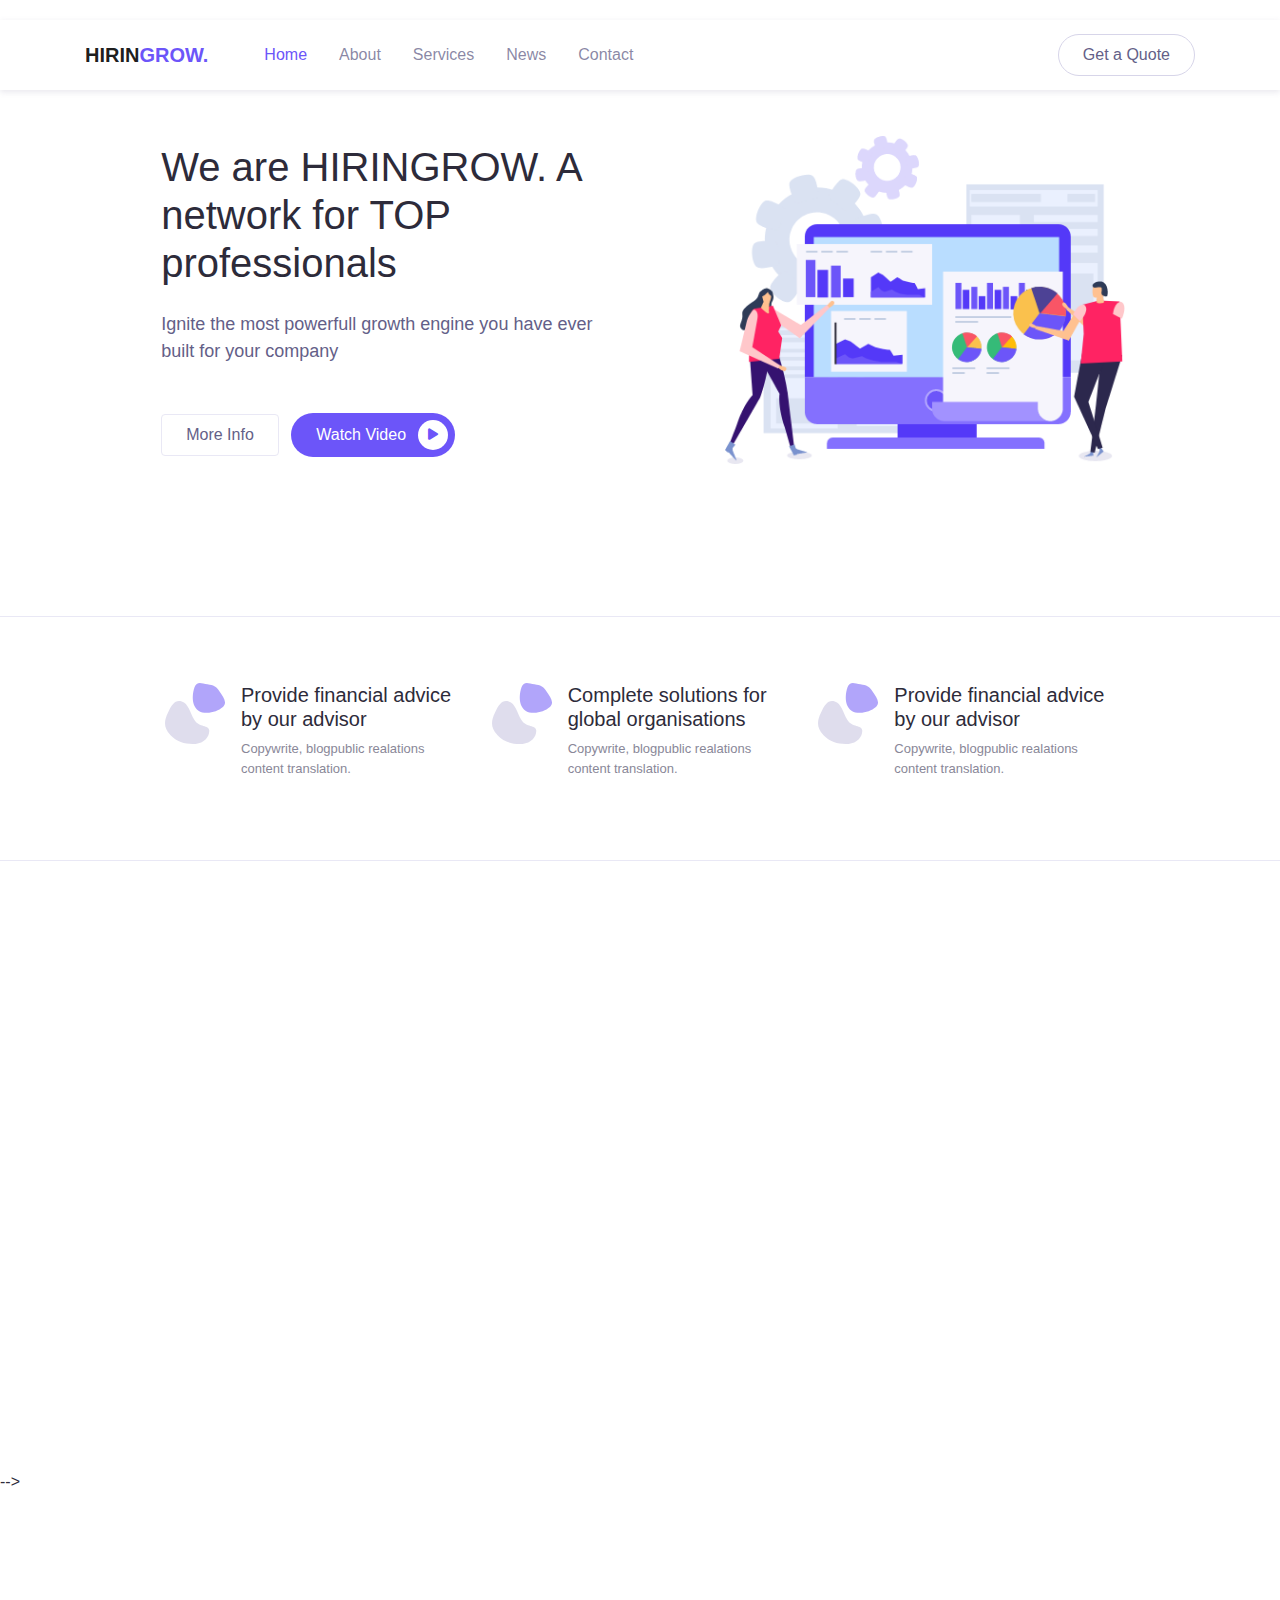
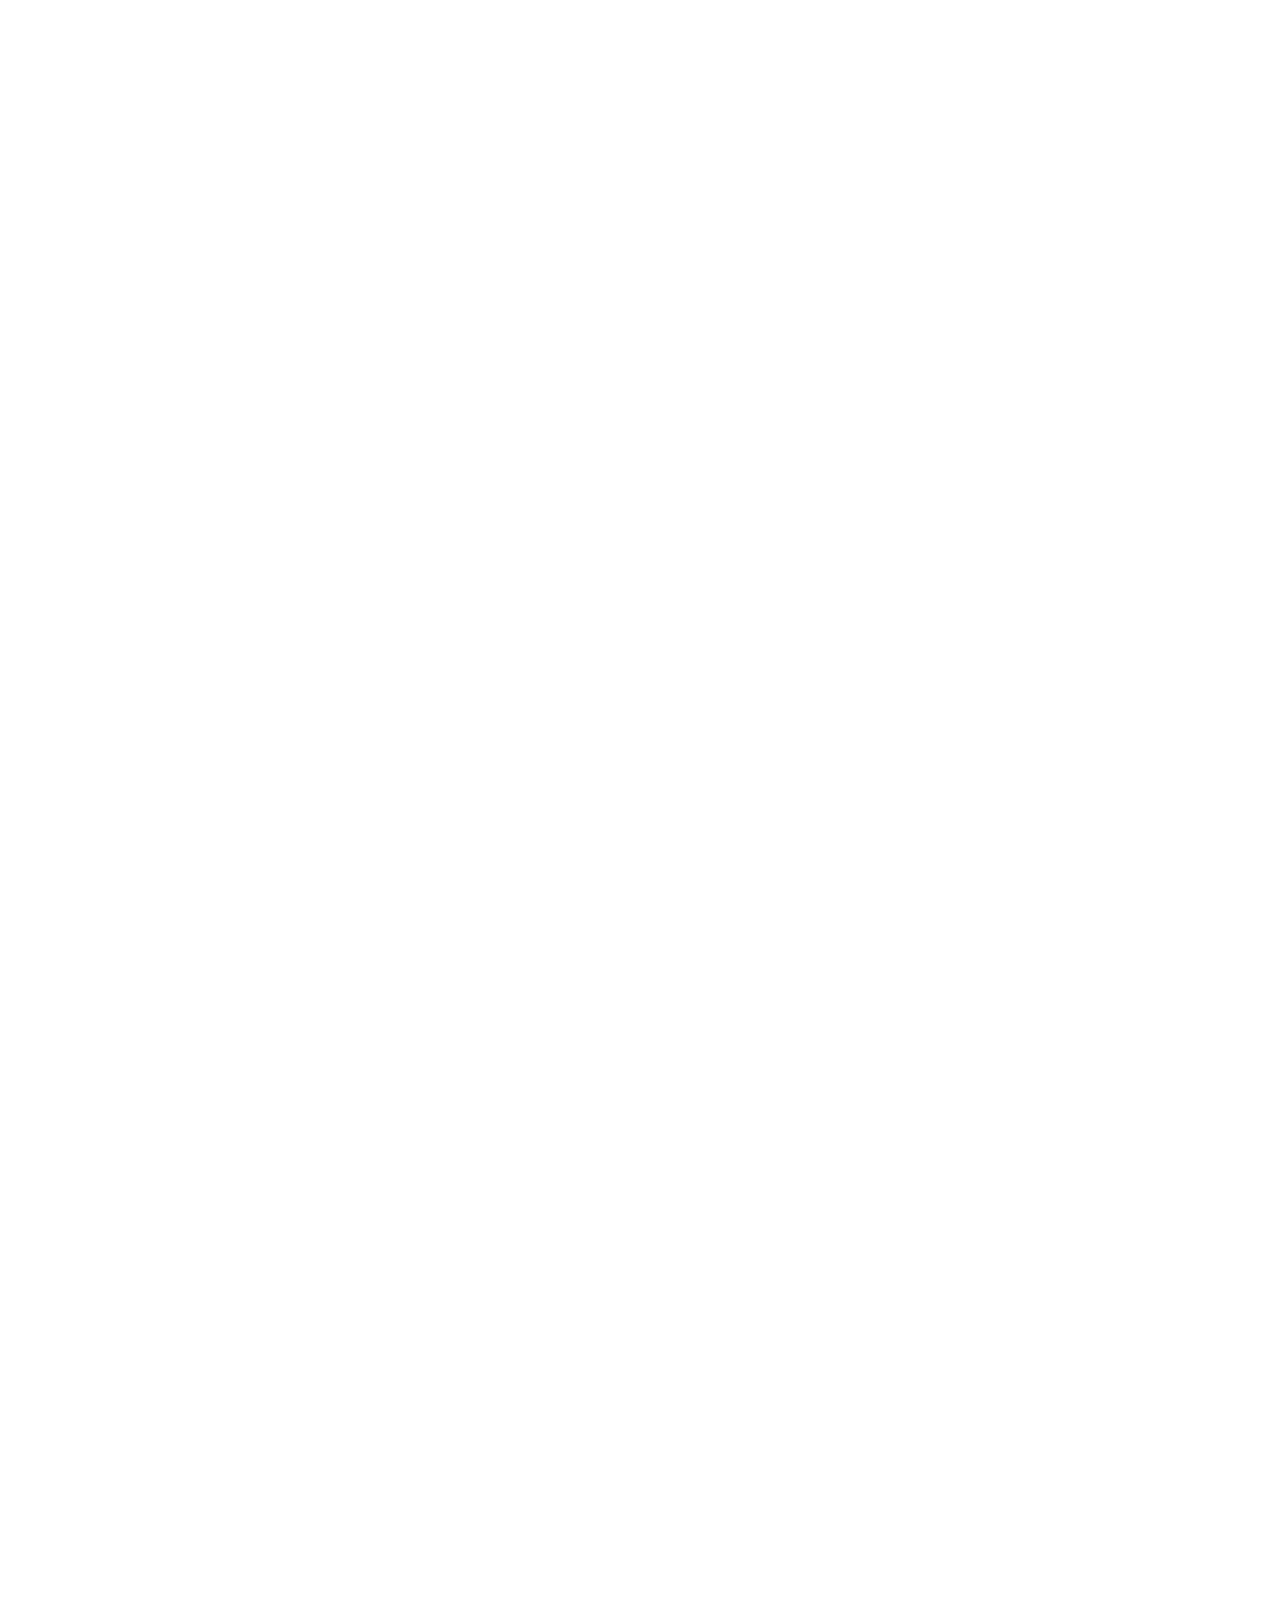
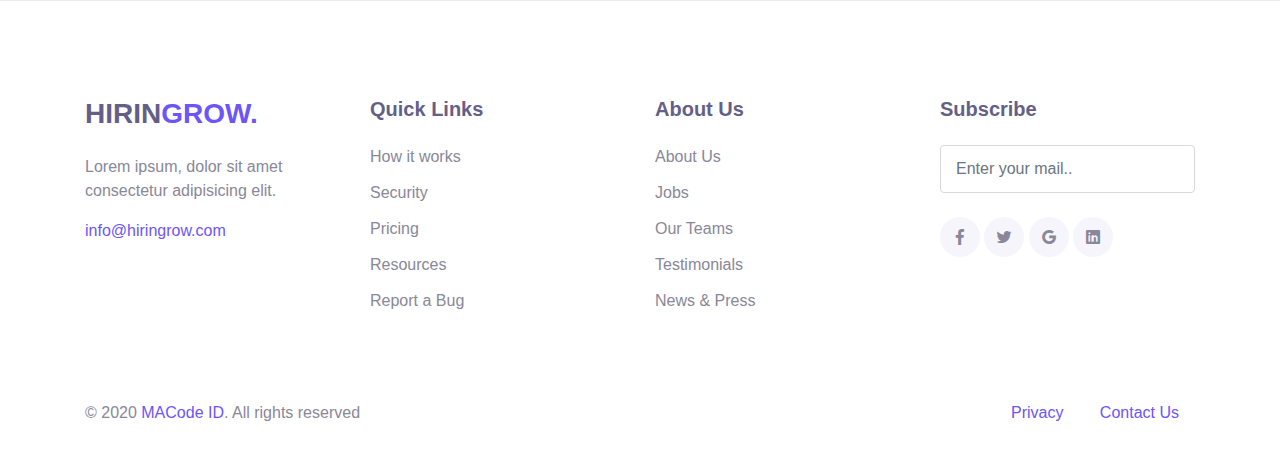
<file: index.html>
<!DOCTYPE html>
<html lang="en">

<head>
  <meta charset="UTF-8">
  <meta name="viewport" content="width=device-width, initial-scale=1.0">

  <meta http-equiv="X-UA-Compatible" content="IE=edge">

  <meta name="copyright" content="MACode ID, https://macodeid.com">

  <title>HIRINGROW - Hire Top Talents and Grow Together</title>

  <link rel="stylesheet" href="assets/vendor/animate/animate.css">

  <link rel="stylesheet" href="assets/vendor/animate/animate.css">

  <link rel="stylesheet" href="assets/css/bootstrap.css">

  <link rel="stylesheet" href="assets/css/maicons.css">

  <link rel="stylesheet" href="assets/vendor/owl-carousel/css/owl.carousel.css">

  <link rel="stylesheet" href="assets/css/theme.css">

</head>

<body>

  <!-- Back to top button -->
  <div class="back-to-top"></div>

  <header>
    <nav class="navbar navbar-expand-lg navbar-light navbar-float">
      <div class="container">
        <a href="index.html" class="navbar-brand">HIRIN<span class="text-primary">GROW.</span></a>

        <button class="navbar-toggler" data-toggle="collapse" data-target="#navbarContent" aria-controls="navbarContent"
          aria-expanded="false" aria-label="Toggle navigation">
          <span class="navbar-toggler-icon"></span>
        </button>

        <div class="navbar-collapse collapse" id="navbarContent">
          <ul class="navbar-nav ml-lg-4 pt-3 pt-lg-0">
            <li class="nav-item active">
              <a href="index.html" class="nav-link">Home</a>
            </li>
            <li class="nav-item">
              <a href="about.html" class="nav-link">About</a>
            </li>
            <li class="nav-item">
              <a href="services.html" class="nav-link">Services</a>
            </li>
            <li class="nav-item">
              <a href="blog.html" class="nav-link">News</a>
            </li>
            <li class="nav-item">
              <a href="contact.html" class="nav-link">Contact</a>
            </li>
          </ul>

          <div class="ml-auto">
            <a href="#" class="btn btn-outline rounded-pill">Get a Quote</a>
          </div>
        </div>
      </div>
    </nav>

    <div class="page-banner home-banner">
      <div class="container h-100">
        <div class="row align-items-center h-100">
          <div class="col-lg-6 py-3 wow fadeInUp">
            <h1 class="mb-4">We are HIRINGROW. A network for TOP professionals</h1>
            <p class="text-lg mb-5">Ignite the most powerfull growth engine you have ever built for your company</p>

            <a href="#" class="btn btn-outline border text-secondary">More Info</a>
            <a href="#" class="btn btn-primary btn-split ml-2">Watch Video <div class="fab"><span
                  class="mai-play"></span></div></a>
          </div>
          <div class="col-lg-6 py-3 wow zoomIn">
            <div class="img-place">
              <img src="assets/img/bg_image_1.png" alt="">
            </div>
          </div>
        </div>
      </div>
    </div>
  </header>

  <main>
    <div class="page-section features">
      <div class="container">
        <div class="row justify-content-center">
          <div class="col-md-6 col-lg-4 py-3 wow fadeInUp">
            <div class="d-flex flex-row">
              <div class="img-fluid mr-3">
                <img src="assets/img/icon_pattern.svg" alt="">
              </div>
              <div>
                <h5>Provide financial advice by our advisor</h5>
                <p>Copywrite, blogpublic realations content translation.</p>
              </div>
            </div>
          </div>

          <div class="col-md-6 col-lg-4 py-3 wow fadeInUp">
            <div class="d-flex flex-row">
              <div class="img-fluid mr-3">
                <img src="assets/img/icon_pattern.svg" alt="">
              </div>
              <div>
                <h5>Complete solutions for global organisations</h5>
                <p>Copywrite, blogpublic realations content translation.</p>
              </div>
            </div>
          </div>

          <div class="col-md-6 col-lg-4 py-3 wow fadeInUp">
            <div class="d-flex flex-row">
              <div class="img-fluid mr-3">
                <img src="assets/img/icon_pattern.svg" alt="">
              </div>
              <div>
                <h5>Provide financial advice by our advisor</h5>
                <p>Copywrite, blogpublic realations content translation.</p>
              </div>
            </div>
          </div>
        </div>
      </div> <!-- .container -->
    </div> <!-- .page-section -->

    <div class="page-section">
      <div class="container">
        <div class="row">
          <div class="col-lg-6 py-3 wow zoomIn">
            <div class="img-place text-center">
              <img src="assets/img/bg_image_2.png" alt="">
            </div>
          </div>
          <div class="col-lg-6 py-3 wow fadeInRight">
            <h2 class="title-section">We're <span class="marked">Dynamic</span> Team of Creatives People</h2>
            <div class="divider"></div>
            <p>We provide marketing services to startups & small business to looking for partner for their Delivtal
              media, design & dev lead generation & communication.</p>
            <div class="img-place mb-3">
              <img src="assets/img/testi_image.png" alt="">
            </div>
            <a href="#" class="btn btn-primary">More Details</a>
            <a href="#" class="btn btn-outline border ml-2">Success Stories</a>
          </div>
        </div>
      </div> <!-- .container -->
    </div> <!-- .page-section -->

    <!--
    <div class="page-section counter-section">
      <div class="container">
        <div class="row align-items-center text-center">
          <div class="col-lg-4">
            <p>Total Invest</p>
            <h2>$<span class="number" data-number="816278"></span></h2>
          </div>
          <div class="col-lg-4">
            <p>Yearly Revenue</p>
            <h2>$<span class="number" data-number="216422"></span></h2>
          </div>
          <div class="col-lg-4">
            <p>Growth Ration</p>
            <h2><span class="number" data-number="73"></span>%</h2>
          </div>
        </div>
      </div> <!-- .container -->
    </div> <!-- .page-section -->
    -->


    <div class="page-section">
      <div class="container">
        <div class="row">
          <div class="col-lg-6 py-3 wow fadeInLeft">
            <h2 class="title-section">We're <span class="marked">ready to</span> Serve you with best</h2>
            <div class="divider"></div>
            <p class="mb-5">We provide marketing services to startups & small business to looking for partner for their
              Delivtal media, design & dev lead generation & communication.</p>
            <a href="#" class="btn btn-primary">More Details</a>
            <a href="#" class="btn btn-outline ml-2">See pricing</a>
          </div>
          <div class="col-lg-6 py-3 wow zoomIn">
            <div class="img-place text-center">
              <img src="assets/img/bg_image_3.png" alt="">
            </div>
          </div>
        </div>
      </div> <!-- .container -->
    </div> <!-- .page-section -->

    <div class="page-section">
      <div class="container">
        <div class="text-center wow fadeInUp">
          <div class="subhead">Why Choose Us</div>
          <h2 class="title-section">Your <span class="marked">Comfort</span> is Our Priority</h2>
          <div class="divider mx-auto"></div>
        </div>

        <div class="row mt-5 text-center">
          <div class="col-lg-4 py-3 wow fadeInUp">
            <div class="display-3"><span class="mai-shapes"></span></div>
            <h5>High Performance</h5>
            <p>Lorem ipsum dolor sit amet consectetur adipisicing elit. Laborum, sit.</p>
          </div>
          <div class="col-lg-4 py-3 wow fadeInUp">
            <div class="display-3"><span class="mai-shapes"></span></div>
            <h5>Friendly Prices</h5>
            <p>Lorem ipsum dolor sit amet consectetur adipisicing elit. Laborum, sit.</p>
          </div>
          <div class="col-lg-4 py-3 wow fadeInUp">
            <div class="display-3"><span class="mai-shapes"></span></div>
            <h5>No time-confusing</h5>
            <p>Lorem ipsum dolor sit amet consectetur adipisicing elit. Laborum, sit.</p>
          </div>
        </div>
      </div> <!-- .container -->
    </div> <!-- .page-section -->

    <!--
<div class="page-section border-top">
      <div class="container">
        <div class="text-center wow fadeInUp">
          <h2 class="title-section">Pricing Plan</h2>
          <div class="divider mx-auto"></div>
        </div>
  
        <div class="row justify-content-center">
          <div class="col-12 col-lg-auto py-3 wow fadeInLeft">
            <div class="card-pricing">
              <div class="header">
                <div class="price-icon"><span class="mai-people"></span></div>
                <div class="price-title">Membership</div>
              </div>
              <div class="body py-3">
                <div class="price-tag">
                  <span class="currency">$</span>
                  <h2 class="display-4">30</h2>
                  <span class="period">/monthly</span>
                </div>
                <div class="price-info">
                  <p>Choose the plan that right for you</p>
                </div>
              </div>
              <div class="footer">
                <a href="#" class="btn btn-outline rounded-pill">Choose Plan</a>
              </div>
            </div>
          </div>
  
          <div class="col-12 col-lg-auto py-3 wow fadeInUp">
            <div class="card-pricing active">
              <div class="header">
                <div class="price-labled">Best</div>
                <div class="price-icon"><span class="mai-business"></span></div>
                <div class="price-title">Dedicated</div>
              </div>
              <div class="body py-3">
                <div class="price-tag">
                  <span class="currency">$</span>
                  <h2 class="display-4">60</h2>
                  <span class="period">/monthly</span>
                </div>
                <div class="price-info">
                  <p>Choose the plan that right for you</p>
                </div>
              </div>
              <div class="footer">
                <a href="#" class="btn btn-outline rounded-pill">Choose Plan</a>
              </div>
            </div>
          </div>
  
          <div class="col-12 col-lg-auto py-3 wow fadeInRight">
            <div class="card-pricing">
              <div class="header">
                <div class="price-icon"><span class="mai-rocket-outline"></span></div>
                <div class="price-title">Private</div>
              </div>
              <div class="body py-3">
                <div class="price-tag">
                  <span class="currency">$</span>
                  <h2 class="display-4">90</h2>
                  <span class="period">/monthly</span>
                </div>
                <div class="price-info">
                  <p>Choose the plan that right for you</p>
                </div>
              </div>
              <div class="footer">
                <a href="#" class="btn btn-outline rounded-pill">Choose Plan</a>
              </div>
            </div>
          </div>
          
        </div>
      </div> <!-- .container -->
    </div> <!-- .page-section -->


    <!--
<div class="page-section bg-light">
      <div class="container">

        <div class="owl-carousel wow fadeInUp" id="testimonials">
          <div class="item">
            <div class="row align-items-center">
              <div class="col-md-6 py-3">
                <div class="testi-image">
                  <img src="assets/img/person/person_1.jpg" alt="">
                </div>
              </div>
              <div class="col-md-6 py-3">
                <div class="testi-content">
                  <p>Necessitatibus ipsum magni accusantium consequatur delectus a repudiandae nemo quisquam dolorum
                    itaque, tenetur, esse optio eveniet beatae explicabo sapiente quo.</p>
                  <div class="entry-footer">
                    <strong>Melvin Platje</strong> &mdash; <span class="text-grey">CEO Slurin Group</span>
                  </div>
                </div>
              </div>
            </div>
          </div>

          <div class="item">
            <div class="row align-items-center">
              <div class="col-md-6 py-3">
                <div class="testi-image">
                  <img src="assets/img/person/person_2.jpg" alt="">
                </div>
              </div>
              <div class="col-md-6 py-3">
                <div class="testi-content">
                  <p>Repudiandae vero assumenda sequi labore ipsum eos ducimus provident a nam vitae et, dolorum
                    temporibus inventore quaerat consectetur quos! Animi, qui ratione?</p>
                  <div class="entry-footer">
                    <strong>George Burke</strong> &mdash; <span class="text-grey">CEO Letro</span>
                  </div>
                </div>
              </div>
            </div>
          </div>

        </div>
      </div> <!-- .container -->
    </div> <!-- .page-section -->



    <div class="page-section">
      <div class="container">
        <div class="row align-items-center">
          <div class="col-lg-6 py-3 wow fadeInUp">
            <h2 class="title-section">Get in Touch</h2>
            <div class="divider"></div>
            <p>Lorem ipsum dolor sit amet consectetur adipisicing elit.<br> Laborum ratione autem quidem veritatis!</p>

            <ul class="contact-list">
              <!--
                <li>
                <div class="icon"><span class="mai-map"></span></div>
                <div class="content">123 Fake Street, New York, USA</div>
              </li>
              -->

              <li>
                <div class="icon"><span class="mai-mail"></span></div>
                <div class="content"><a href="#">info@hiringrow.com</a></div>
              </li>
              <!--
                <li>
                <div class="icon"><span class="mai-phone-portrait"></span></div>
                <div class="content"><a href="#">+00 1122 3344 55</a></div>
              </li>
              -->

            </ul>
          </div>
          <div class="col-lg-6 py-3 wow fadeInUp">
            <div class="subhead">Contact Us</div>
            <h2 class="title-section">Drop Us a Line</h2>
            <div class="divider"></div>

            <form action="#">
              <div class="py-2">
                <input type="text" class="form-control" placeholder="Full name">
              </div>
              <div class="py-2">
                <input type="text" class="form-control" placeholder="Email">
              </div>
              <div class="py-2">
                <textarea rows="6" class="form-control" placeholder="Enter message"></textarea>
              </div>
              <button type="submit" class="btn btn-primary rounded-pill mt-4">Send Message</button>
            </form>
          </div>
        </div>
      </div> <!-- .container -->
    </div> <!-- .page-section -->

    <!--
<div class="page-section border-top">
      <div class="container">
        <div class="text-center wow fadeInUp">
          <div class="subhead">Our Blog</div>
          <h2 class="title-section">Read our latest <span class="marked">News</span></h2>
          <div class="divider mx-auto"></div>
        </div>
        <div class="row my-5 card-blog-row">
          <div class="col-md-6 col-lg-3 py-3 wow fadeInUp">
            <div class="card-blog">
              <div class="header">
                <div class="entry-footer">
                  <div class="post-author">Sam Newman</div>
                  <a href="#" class="post-date">23 Apr 2020</a>
                </div>
              </div>
              <div class="body">
                <div class="post-title"><a href="blog-single.html">What is Business Management?</a></div>
              </div>
              <div class="footer">
                <a href="blog-single.html">Read More <span class="mai-chevron-forward text-sm"></span></a>
              </div>
            </div>
          </div>
          <div class="col-md-6 col-lg-3 py-3 wow fadeInUp">
            <div class="card-blog">
              <div class="header">
                <div class="avatar">
                  <img src="assets/img/person/person_1.jpg" alt="">
                </div>
                <div class="entry-footer">
                  <div class="post-author">Sam Newman</div>
                  <a href="#" class="post-date">23 Apr 2020</a>
                </div>
              </div>
              <div class="body">
                <div class="post-title"><a href="blog-single.html">What is Business Management?</a></div>
                <div class="post-excerpt">Lorem, ipsum dolor sit amet consectetur adipisicing elit.</div>
              </div>
              <div class="footer">
                <a href="blog-single.html">Read More <span class="mai-chevron-forward text-sm"></span></a>
              </div>
            </div>
          </div>
          <div class="col-md-6 col-lg-3 py-3 wow fadeInUp">
            <div class="card-blog">
              <div class="header">
                <div class="avatar">
                  <img src="assets/img/person/person_2.jpg" alt="">
                </div>
                <div class="entry-footer">
                  <div class="post-author">Sam Newman</div>
                  <a href="#" class="post-date">23 Apr 2020</a>
                </div>
              </div>
              <div class="body">
                <div class="post-title"><a href="blog-single.html">What is Business Management?</a></div>
                <div class="post-excerpt">Lorem, ipsum dolor sit amet consectetur adipisicing elit.</div>
              </div>
              <div class="footer">
                <a href="blog-single.html">Read More <span class="mai-chevron-forward text-sm"></span></a>
              </div>
            </div>
          </div>
          <div class="col-md-6 col-lg-3 py-3 wow fadeInUp">
            <div class="card-blog">
              <div class="header">
                <div class="avatar">
                  <img src="assets/img/person/person_3.jpg" alt="">
                </div>
                <div class="entry-footer">
                  <div class="post-author">Sam Newman</div>
                  <a href="#" class="post-date">23 Apr 2020</a>
                </div>
              </div>
              <div class="body">
                <div class="post-title"><a href="blog-single.html">What is Business Management?</a></div>
                <div class="post-excerpt">Lorem, ipsum dolor sit amet consectetur adipisicing elit.</div>
              </div>
              <div class="footer">
                <a href="blog-single.html">Read More <span class="mai-chevron-forward text-sm"></span></a>
              </div>
            </div>
          </div>
        </div>
  
        <div class="text-center">
          <a href="blog.html" class="btn btn-outline-primary rounded-pill">Discover More</a>
        </div>
      </div> <!-- .container -->
    </div> <!-- .page-section -->


    <!--
  <div class="page-section client-section">
      <div class="container-fluid">
        <div class="row row-cols-2 row-cols-md-3 row-cols-lg-5 justify-content-center">
          <div class="item wow zoomIn">
            <img src="assets/img/clients/airbnb.png" alt="">
          </div>
          <div class="item wow zoomIn">
            <img src="assets/img/clients/google.png" alt="">
          </div>
          <div class="item wow zoomIn">
            <img src="assets/img/clients/stripe.png" alt="">
          </div>
          <div class="item wow zoomIn">
            <img src="assets/img/clients/paypal.png" alt="">
          </div>
          <div class="item wow zoomIn">
            <img src="assets/img/clients/mailchimp.png" alt="">
          </div>
        </div>
      </div> <!-- .container-fluid -->
    </div> <!-- .page-section -->





  </main>

  <footer class="page-footer">
    <div class="container">
      <div class="row justify-content-center mb-5">
        <div class="col-lg-3 py-3">
          <h3>HIRIN<span class="text-primary">GROW.</span></h3>
          <p>Lorem ipsum, dolor sit amet consectetur adipisicing elit.</p>

          <p><a href="#">info@hiringrow.com</a></p>
          <!--<p><a href="#">+00 1122 3344 5566</a></p>-->
        </div>
        <div class="col-lg-3 py-3">
          <h5>Quick Links</h5>
          <ul class="footer-menu">
            <li><a href="#">How it works</a></li>
            <li><a href="#">Security</a></li>
            <li><a href="#">Pricing</a></li>
            <li><a href="#">Resources</a></li>
            <li><a href="#">Report a Bug</a></li>
          </ul>
        </div>
        <div class="col-lg-3 py-3">
          <h5>About Us</h5>
          <ul class="footer-menu">
            <li><a href="#">About Us</a></li>
            <li><a href="#">Jobs</a></li>
            <li><a href="#">Our Teams</a></li>
            <li><a href="#">Testimonials</a></li>
            <li><a href="#">News & Press</a></li>
          </ul>
        </div>
        <div class="col-lg-3 py-3">
          <h5>Subscribe</h5>
          <form action="#">
            <input type="text" class="form-control" placeholder="Enter your mail..">
          </form>

          <div class="sosmed-button mt-4">
            <a href="#"><span class="mai-logo-facebook-f"></span></a>
            <a href="#"><span class="mai-logo-twitter"></span></a>
            <a href="#"><span class="mai-logo-google"></span></a>
            <a href="#"><span class="mai-logo-linkedin"></span></a>
          </div>
        </div>
      </div>

      <div class="row">
        <div class="col-sm-6 py-2">
          <p id="copyright">&copy; 2020 <a href="https://macodeid.com/">MACode ID</a>. All rights reserved</p>
        </div>
        <div class="col-sm-6 py-2 text-right">
          <div class="d-inline-block px-3">
            <a href="#">Privacy</a>
          </div>
          <div class="d-inline-block px-3">
            <a href="#">Contact Us</a>
          </div>
        </div>
      </div>
    </div> <!-- .container -->
  </footer> <!-- .page-footer -->


  <script src="assets/js/jquery-3.5.1.min.js"></script>

  <script src="assets/js/bootstrap.bundle.min.js"></script>

  <script src="assets/vendor/wow/wow.min.js"></script>

  <script src="assets/vendor/owl-carousel/js/owl.carousel.min.js"></script>

  <script src="assets/vendor/waypoints/jquery.waypoints.min.js"></script>

  <script src="assets/vendor/animateNumber/jquery.animateNumber.min.js"></script>

  <script src="assets/js/google-maps.js"></script>

  <script src="assets/js/theme.js"></script>


</body>

</html>
</file>
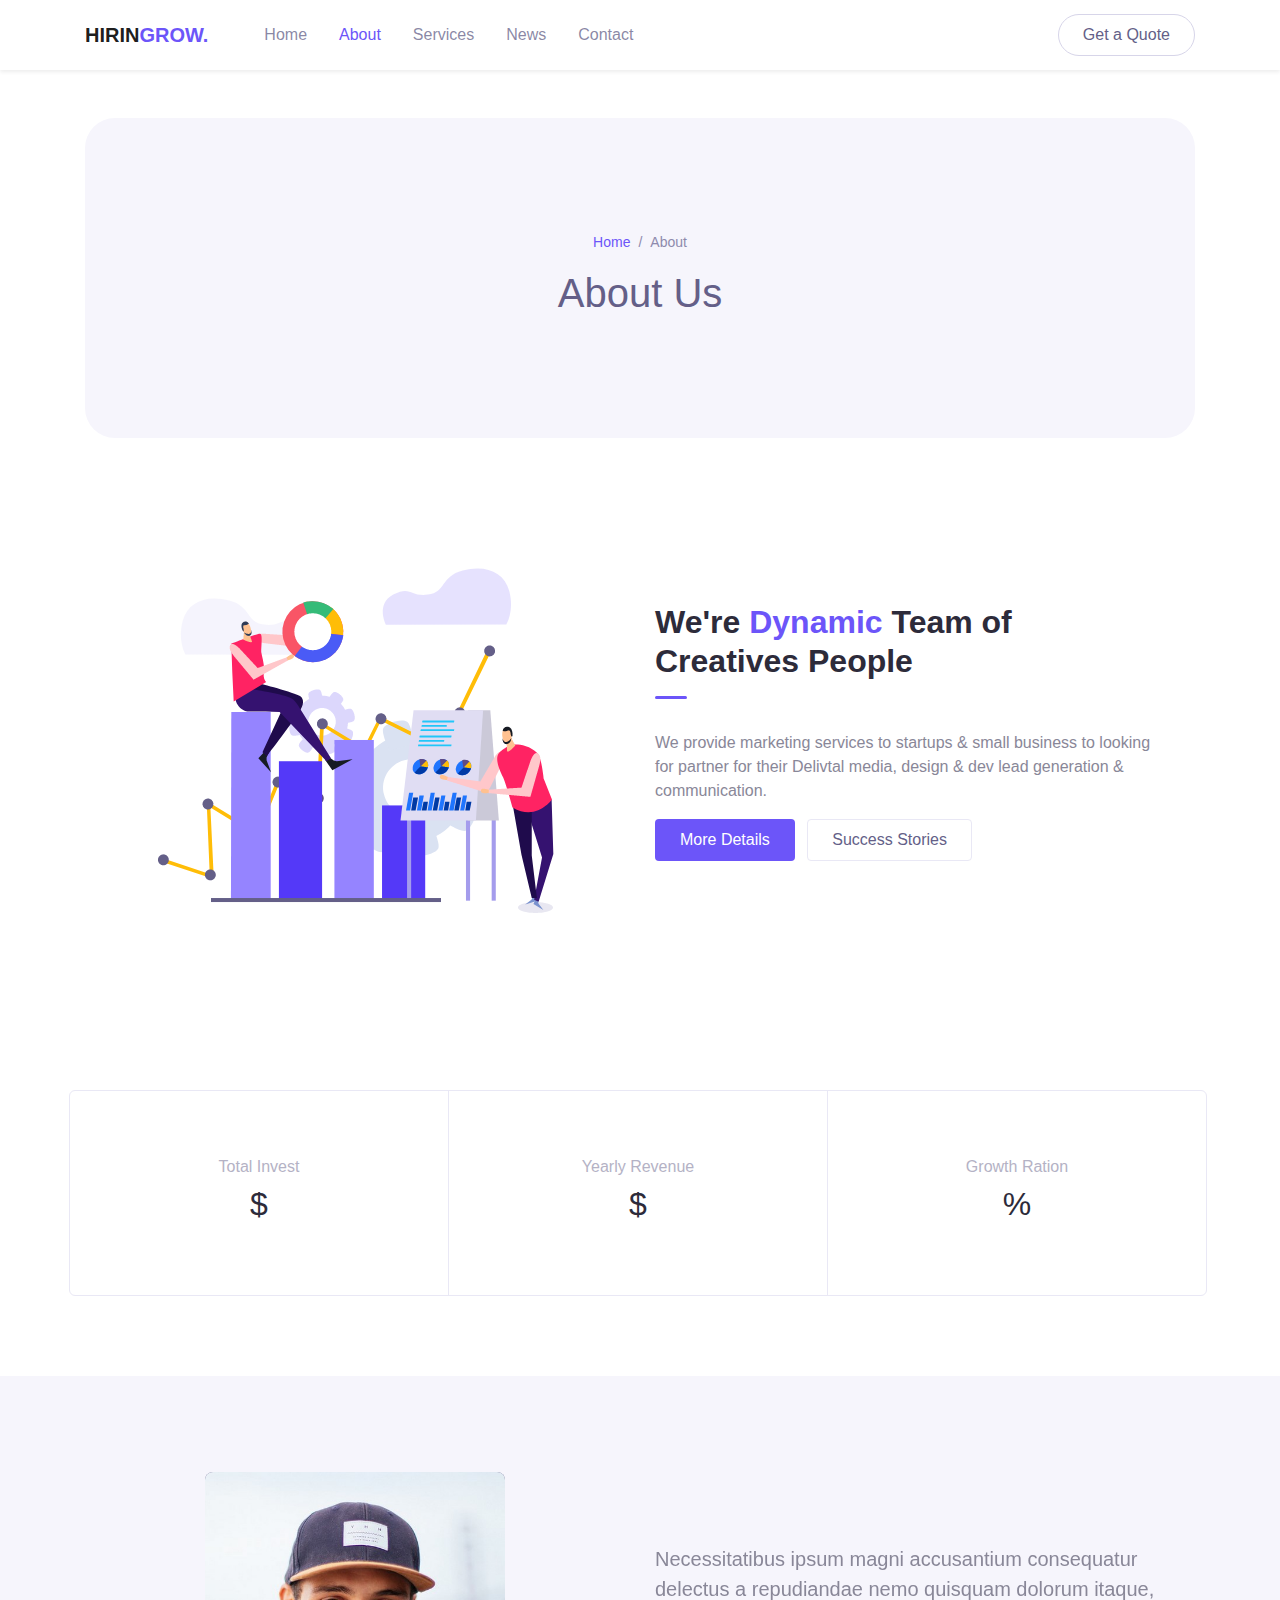
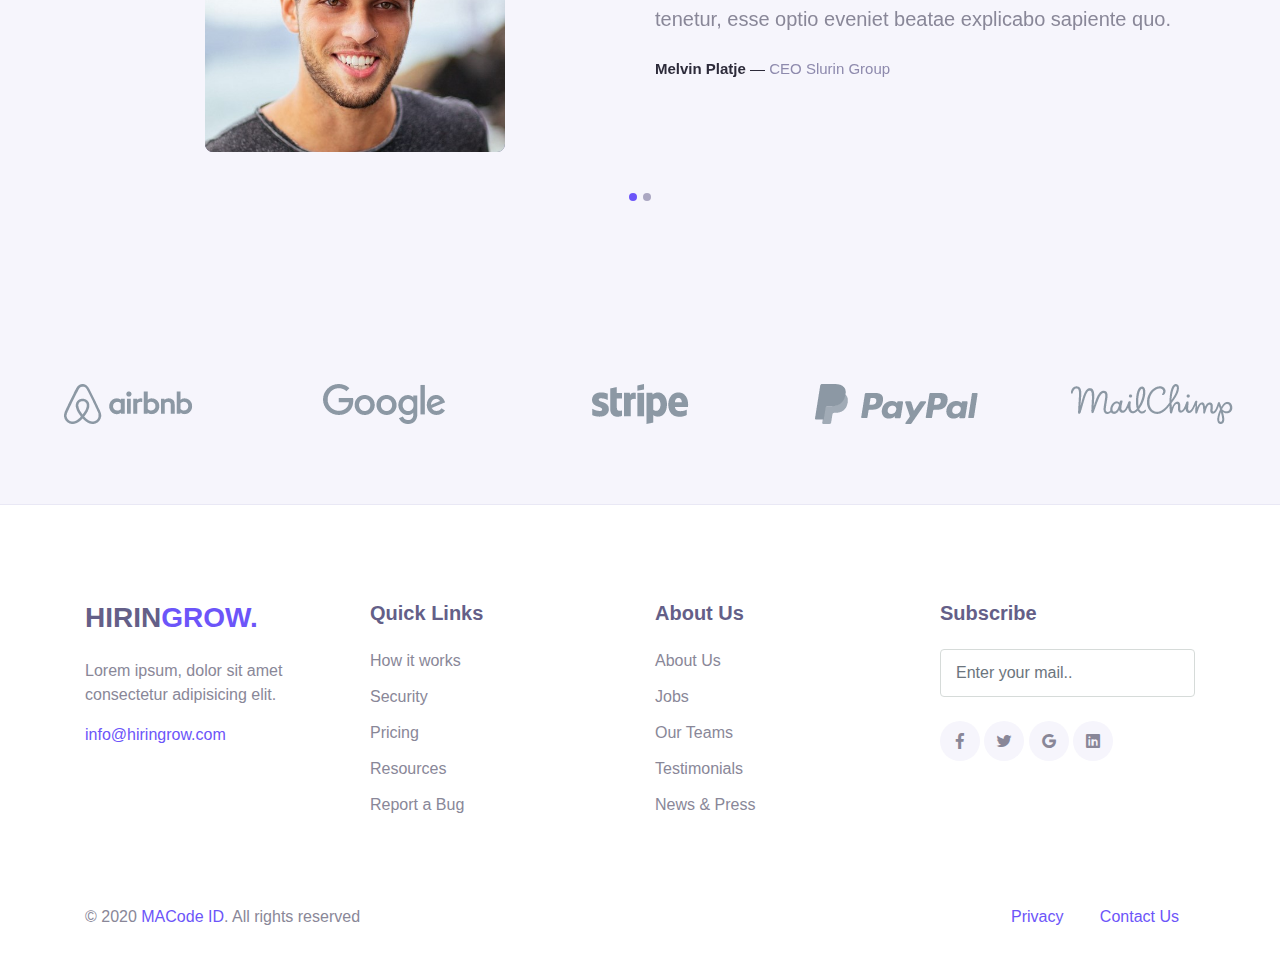
<file: about.html>
<!DOCTYPE html>
<html lang="en">
<head>
  <meta charset="UTF-8">
  <meta name="viewport" content="width=device-width, initial-scale=1.0">

  <meta http-equiv="X-UA-Compatible" content="IE=edge">

  <meta name="copyright" content="MACode ID, https://macodeid.com">

  <title>HIRINGROW - Hire Top Talents and Grow Together</title>

  <link rel="stylesheet" href="assets/vendor/animate/animate.css">

  <link rel="stylesheet" href="assets/css/bootstrap.css">

  <link rel="stylesheet" href="assets/css/maicons.css">

  <link rel="stylesheet" href="assets/vendor/owl-carousel/css/owl.carousel.css">

  <link rel="stylesheet" href="assets/css/theme.css">

</head>
<body>

  <!-- Back to top button -->
  <div class="back-to-top"></div>

  <header>
    <nav class="navbar navbar-expand-lg navbar-light shadow-sm">
      <div class="container">
        <a href="index.html" class="navbar-brand">HIRIN<span class="text-primary">GROW.</span></a>

        <button class="navbar-toggler" data-toggle="collapse" data-target="#navbarContent" aria-controls="navbarContent" aria-expanded="false" aria-label="Toggle navigation">
          <span class="navbar-toggler-icon"></span>
        </button>

        <div class="navbar-collapse collapse" id="navbarContent">
          <ul class="navbar-nav ml-lg-4 pt-3 pt-lg-0">
            <li class="nav-item">
              <a href="index.html" class="nav-link">Home</a>
            </li>
            <li class="nav-item active">
              <a href="about.html" class="nav-link">About</a>
            </li>
            <li class="nav-item">
              <a href="services.html" class="nav-link">Services</a>
            </li>
            <li class="nav-item">
              <a href="blog.html" class="nav-link">News</a>
            </li>
            <li class="nav-item">
              <a href="contact.html" class="nav-link">Contact</a>
            </li>
          </ul>

          <div class="ml-auto">
            <a href="#" class="btn btn-outline rounded-pill">Get a Quote</a>
          </div>
        </div>
      </div>
    </nav>

    <div class="container mt-5">
      <div class="page-banner">
        <div class="row justify-content-center align-items-center h-100">
          <div class="col-md-6">
            <nav aria-label="Breadcrumb">
              <ul class="breadcrumb justify-content-center py-0 bg-transparent">
                <li class="breadcrumb-item"><a href="index.html">Home</a></li>
                <li class="breadcrumb-item active">About</li>
              </ul>
            </nav>
            <h1 class="text-center">About Us</h1>
          </div>
        </div>
      </div>
    </div>
  </header>

  <main>
    <div class="page-section">
      <div class="container">
        <div class="row align-items-center">
          <div class="col-lg-6 py-3">
            <div class="img-fluid text-center">
              <img src="assets/img/bg_image_2.png" alt="">
            </div>
          </div>
          <div class="col-lg-6 py-3 pr-lg-5">
            <h2 class="title-section">We're <span class="marked">Dynamic</span> Team of Creatives People</h2>
            <div class="divider"></div>
            <p>We provide marketing services to startups & small business to looking for partner for their Delivtal media, design & dev lead generation & communication.</p>
            <a href="#" class="btn btn-primary">More Details</a>
            <a href="#" class="btn btn-outline border ml-2">Success Stories</a>
          </div>
        </div>
      </div> <!-- .container -->
    </div> <!-- .page-section -->

    <div class="page-section counter-section">
      <div class="container">
        <div class="row align-items-center text-center">
          <div class="col-lg-4">
            <p>Total Invest</p>
            <h2>$<span class="number" data-number="816278"></span></h2>
          </div>
          <div class="col-lg-4">
            <p>Yearly Revenue</p>
            <h2>$<span class="number" data-number="216422"></span></h2>
          </div>
          <div class="col-lg-4">
            <p>Growth Ration</p>
            <h2><span class="number" data-number="73"></span>%</h2>
          </div>
        </div>
      </div> <!-- .container -->
    </div> <!-- .page-section -->
  
    <!-- Testimonials -->
    <div class="page-section bg-light">
      <div class="container">
        
        <div class="owl-carousel" id="testimonials">
          <div class="item">
            <div class="row align-items-center">
              <div class="col-md-6 py-3">
                <div class="testi-image">
                  <img src="assets/img/person/person_1.jpg" alt="">
                </div>
              </div>
              <div class="col-md-6 py-3">
                <div class="testi-content">
                  <p>Necessitatibus ipsum magni accusantium consequatur delectus a repudiandae nemo quisquam dolorum itaque, tenetur, esse optio eveniet beatae explicabo sapiente quo.</p>
                  <div class="entry-footer">
                    <strong>Melvin Platje</strong> &mdash; <span class="text-grey">CEO Slurin Group</span>
                  </div>
                </div>
              </div>
            </div>
          </div>
  
          <div class="item">
            <div class="row align-items-center">
              <div class="col-md-6 py-3">
                <div class="testi-image">
                  <img src="assets/img/person/person_2.jpg" alt="">
                </div>
              </div>
              <div class="col-md-6 py-3">
                <div class="testi-content">
                  <p>Repudiandae vero assumenda sequi labore ipsum eos ducimus provident a nam vitae et, dolorum temporibus inventore quaerat consectetur quos! Animi, qui ratione?</p>
                  <div class="entry-footer">
                    <strong>George Burke</strong> &mdash; <span class="text-grey">CEO Letro</span>
                  </div>
                </div>
              </div>
            </div>
          </div>
  
        </div>
      </div> <!-- .container -->
    </div> <!-- .page-section -->
    
    <div class="page-section client-section">
      <div class="container-fluid">
        <div class="row row-cols-2 row-cols-md-3 row-cols-lg-5 justify-content-center">
          <div class="item">
            <img src="assets/img/clients/airbnb.png" alt="">
          </div>
          <div class="item">
            <img src="assets/img/clients/google.png" alt="">
          </div>
          <div class="item">
            <img src="assets/img/clients/stripe.png" alt="">
          </div>
          <div class="item">
            <img src="assets/img/clients/paypal.png" alt="">
          </div>
          <div class="item">
            <img src="assets/img/clients/mailchimp.png" alt="">
          </div>
        </div>
      </div> <!-- .container-fluid -->
    </div> <!-- .page-section -->
  </main>

  <footer class="page-footer">
    <div class="container">
      <div class="row justify-content-center mb-5">
        <div class="col-lg-3 py-3">          
          <h3>HIRIN<span class="text-primary">GROW.</span></h3>
          <p>Lorem ipsum, dolor sit amet consectetur adipisicing elit.</p>

          <p><a href="#" >info@hiringrow.com</a></p>
          <!--<p><a href="#">+00 1122 3344 5566</a></p>-->          
        </div>
        <div class="col-lg-3 py-3">
          <h5>Quick Links</h5>
          <ul class="footer-menu">
            <li><a href="#">How it works</a></li>
            <li><a href="#">Security</a></li>
            <li><a href="#">Pricing</a></li>
            <li><a href="#">Resources</a></li>
            <li><a href="#">Report a Bug</a></li>
          </ul>
        </div>
        <div class="col-lg-3 py-3">
          <h5>About Us</h5>
          <ul class="footer-menu">
            <li><a href="#">About Us</a></li>
            <li><a href="#">Jobs</a></li>
            <li><a href="#">Our Teams</a></li>
            <li><a href="#">Testimonials</a></li>
            <li><a href="#">News & Press</a></li>
          </ul>
        </div>
        <div class="col-lg-3 py-3">
          <h5>Subscribe</h5>
          <form action="#">
            <input type="text" class="form-control" placeholder="Enter your mail..">
          </form>

          <div class="sosmed-button mt-4">
            <a href="#"><span class="mai-logo-facebook-f"></span></a>
            <a href="#"><span class="mai-logo-twitter"></span></a>
            <a href="#"><span class="mai-logo-google"></span></a>
            <a href="#"><span class="mai-logo-linkedin"></span></a>
          </div>
        </div>
      </div>

      <div class="row">
        <div class="col-sm-6 py-2">
          <p id="copyright">&copy; 2020 <a href="https://macodeid.com/">MACode ID</a>. All rights reserved</p>
        </div>
        <div class="col-sm-6 py-2 text-right">
          <div class="d-inline-block px-3">
            <a href="#">Privacy</a>
          </div>
          <div class="d-inline-block px-3">
            <a href="#">Contact Us</a>
          </div>
        </div>
      </div>
    </div> <!-- .container -->
  </footer> <!-- .page-footer -->


  <script src="assets/js/jquery-3.5.1.min.js"></script>

  <script src="assets/js/bootstrap.bundle.min.js"></script>

  <script src="assets/vendor/wow/wow.min.js"></script>

  <script src="assets/vendor/owl-carousel/js/owl.carousel.min.js"></script>

  <script src="assets/vendor/waypoints/jquery.waypoints.min.js"></script>

  <script src="assets/vendor/animateNumber/jquery.animateNumber.min.js"></script>

  <script src="assets/js/google-maps.js"></script>

  <script src="assets/js/theme.js"></script>

</body>
</html>
</file>
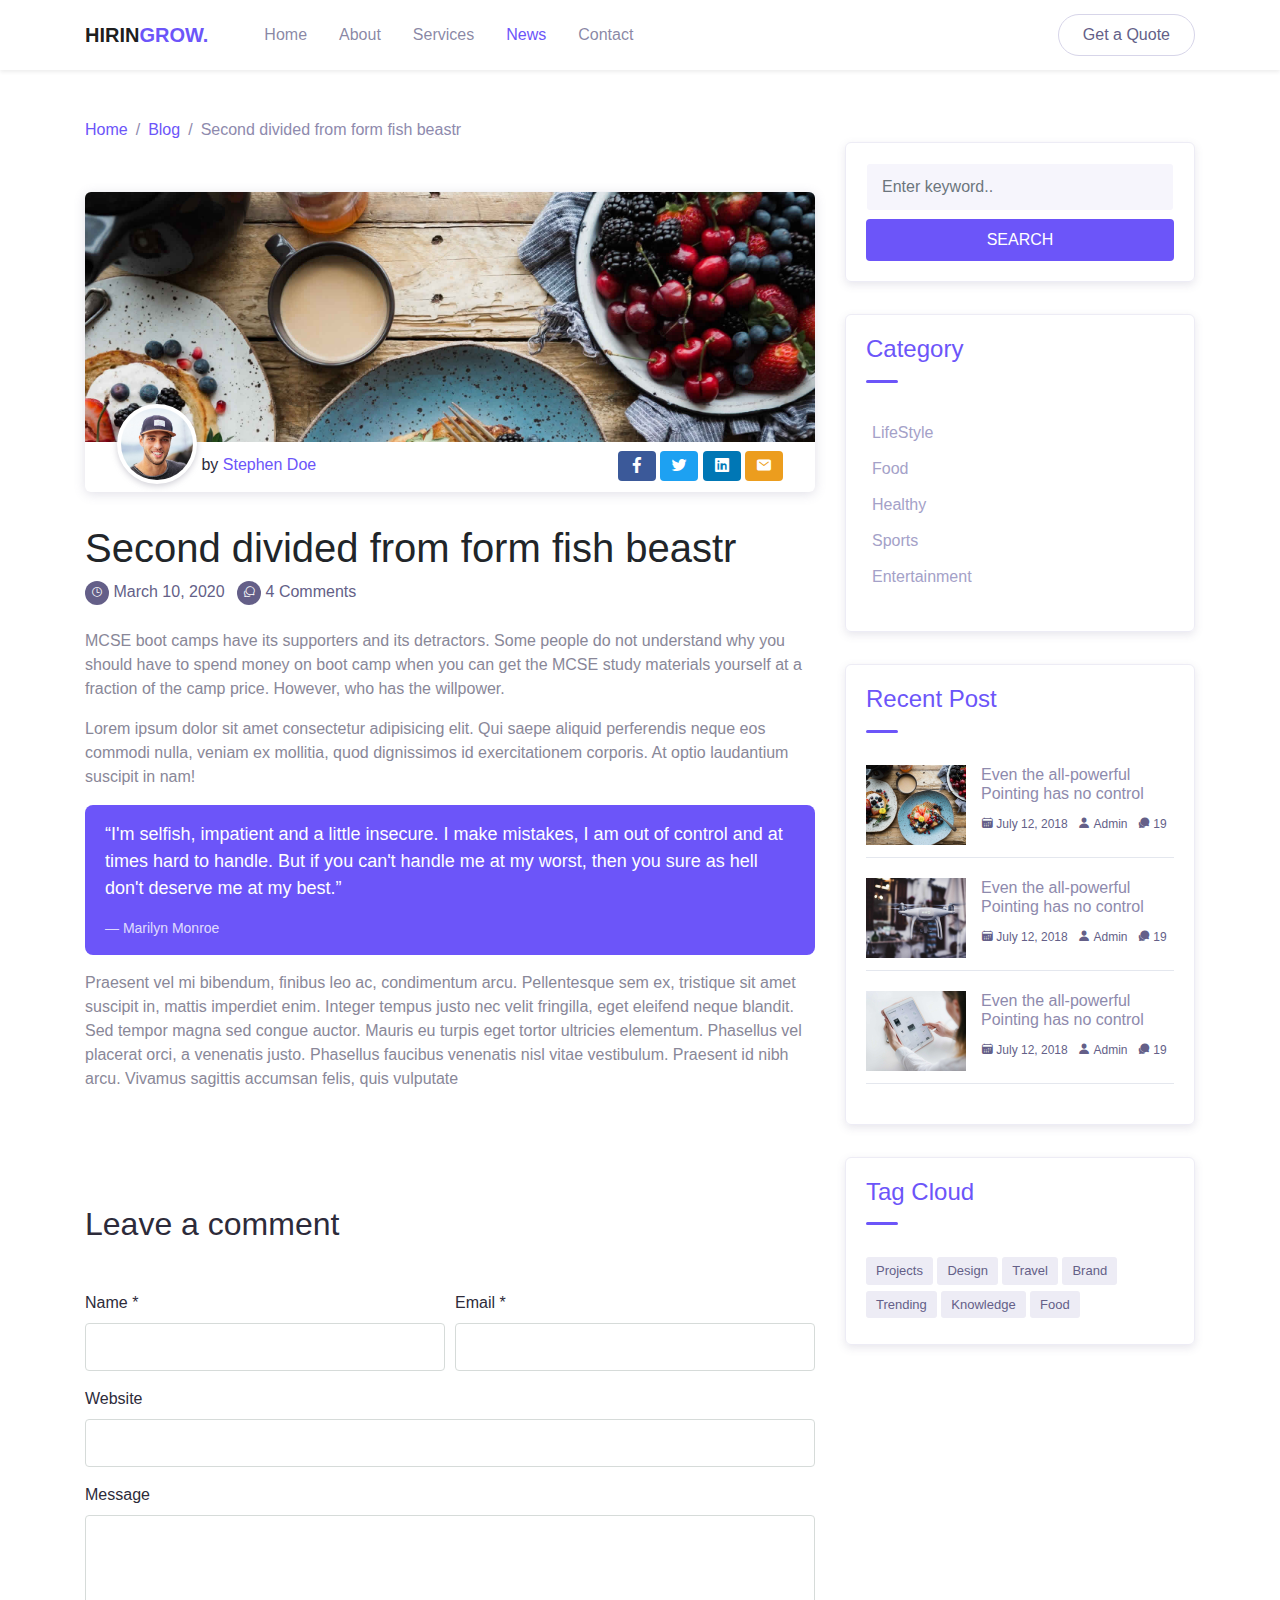
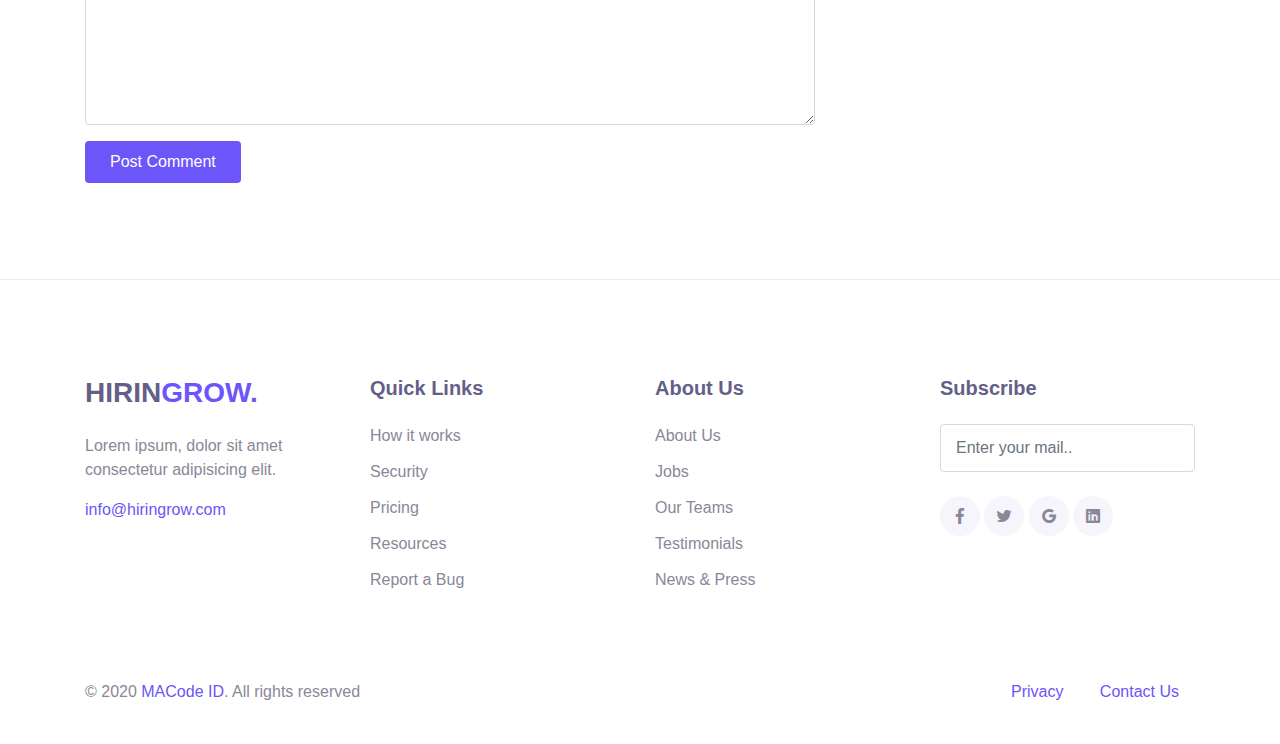
<file: blog-single.html>
<!DOCTYPE html>
<html lang="en">
<head>
  <meta charset="UTF-8">
  <meta name="viewport" content="width=device-width, initial-scale=1.0">

  <meta http-equiv="X-UA-Compatible" content="IE=edge">

  <meta name="copyright" content="MACode ID, https://macodeid.com">

  <title>HIRINGROW - Hire Top Talents and Grow Together</title>

  <link rel="stylesheet" href="assets/vendor/animate/animate.css">

  <link rel="stylesheet" href="assets/css/bootstrap.css">

  <link rel="stylesheet" href="assets/css/maicons.css">

  <link rel="stylesheet" href="assets/vendor/owl-carousel/css/owl.carousel.css">

  <link rel="stylesheet" href="assets/css/theme.css">

</head>
<body>

  <!-- Back to top button -->
  <div class="back-to-top"></div>

  <header>
    <nav class="navbar navbar-expand-lg navbar-light shadow-sm">
      <div class="container">        
        <a href="index.html" class="navbar-brand">HIRIN<span class="text-primary">GROW.</span></a>

        <button class="navbar-toggler" data-toggle="collapse" data-target="#navbarContent" aria-controls="navbarContent" aria-expanded="false" aria-label="Toggle navigation">
          <span class="navbar-toggler-icon"></span>
        </button>

        <div class="navbar-collapse collapse" id="navbarContent">
          <ul class="navbar-nav ml-lg-4 pt-3 pt-lg-0">
            <li class="nav-item">
              <a href="index.html" class="nav-link">Home</a>
            </li>
            <li class="nav-item">
              <a href="about.html" class="nav-link">About</a>
            </li>
            <li class="nav-item">
              <a href="services.html" class="nav-link">Services</a>
            </li>
            <li class="nav-item active">
              <a href="blog.html" class="nav-link">News</a>
            </li>
            <li class="nav-item">
              <a href="contact.html" class="nav-link">Contact</a>
            </li>
          </ul>

          <div class="ml-auto">
            <a href="#" class="btn btn-outline rounded-pill">Get a Quote</a>
          </div>
        </div>
      </div>
    </nav>
  </header>

  <main>
    <div class="page-section pt-5">
      <div class="container">
        <nav aria-label="Breadcrumb">
          <ul class="breadcrumb p-0 mb-0 bg-transparent">
            <li class="breadcrumb-item"><a href="index.html">Home</a></li>
            <li class="breadcrumb-item"><a href="blog.html">Blog</a></li>
            <li class="breadcrumb-item active">Second divided from form fish beastr</li>
          </ul>
        </nav>
        
        <div class="row">
          <div class="col-lg-8">
            <div class="blog-single-wrap">
              <div class="header">
                <div class="post-thumb">
                  <img src="assets/img/blog/blog-1.jpg" alt="">
                </div>
                <div class="meta-header">
                  <div class="post-author">
                    <div class="avatar">
                      <img src="assets/img/person/person_1.jpg" alt="">
                    </div>
                    by <a href="#">Stephen Doe</a>
                  </div>
  
                  <div class="post-sharer">
                    <a href="#" class="btn social-facebook"><span class="mai-logo-facebook-f"></span></a>
                    <a href="#" class="btn social-twitter"><span class="mai-logo-twitter"></span></a>
                    <a href="#" class="btn social-linkedin"><span class="mai-logo-linkedin"></span></a>
                    <a href="#" class="btn"><span class="mai-mail"></span></a>
                  </div>
                </div>
              </div>
              <h1 class="post-title">Second divided from form fish beastr</h1>
              <div class="post-meta">
                <div class="post-date">
                  <span class="icon">
                    <span class="mai-time-outline"></span>
                  </span> <a href="#">March 10, 2020</a>
                </div>
                <div class="post-comment-count ml-2">
                  <span class="icon">
                    <span class="mai-chatbubbles-outline"></span>
                  </span> <a href="#">4 Comments</a>
                </div>
              </div>
              <div class="post-content">
                <p>MCSE boot camps have its supporters and its detractors. Some people do not understand why you should have to spend money on boot camp when you can get the MCSE study materials yourself at a fraction of the camp price. However, who has the willpower.</p>
                <p>Lorem ipsum dolor sit amet consectetur adipisicing elit. Qui saepe aliquid perferendis neque eos commodi nulla, veniam ex mollitia, quod dignissimos id exercitationem corporis. At optio laudantium suscipit in nam!</p>
                <blockquote class="quote">“I'm selfish, impatient and a little insecure. I make mistakes, I am out of control and at times hard to handle. But if you can't handle me at my worst, then you sure as hell don't deserve me at my best.”
                <span class="author">― Marilyn Monroe</span></blockquote>
                <p>Praesent vel mi bibendum, finibus leo ac, condimentum arcu. Pellentesque sem ex, tristique sit amet suscipit in, mattis imperdiet enim. Integer tempus justo nec velit fringilla, eget eleifend neque blandit. Sed tempor magna sed congue auctor. Mauris eu turpis eget tortor ultricies elementum. Phasellus vel placerat orci, a venenatis justo. Phasellus faucibus venenatis nisl vitae vestibulum. Praesent id nibh arcu. Vivamus sagittis accumsan felis, quis vulputate</p>
              </div>
            </div>
  
            <div class="comment-form-wrap pt-5">
              <h2 class="mb-5">Leave a comment</h2>
              <form action="#" class="">
                <div class="form-row form-group">
                  <div class="col-md-6">
                    <label for="name">Name *</label>
                    <input type="text" class="form-control" id="name">
                  </div>
                  <div class="col-md-6">
                    <label for="email">Email *</label>
                    <input type="email" class="form-control" id="email">
                  </div>
                </div>
                <div class="form-group">
                  <label for="website">Website</label>
                  <input type="url" class="form-control" id="website">
                </div>
    
                <div class="form-group">
                  <label for="message">Message</label>
                  <textarea name="msg" id="message" cols="30" rows="8" class="form-control"></textarea>
                </div>
                <div class="form-group">
                  <input type="submit" value="Post Comment" class="btn btn-primary">
                </div>
    
              </form>
            </div>
  
          </div>
          <div class="col-lg-4">
            <div class="widget">
              <!-- Widget search -->
              <div class="widget-box">
                <form action="#" class="search-widget">
                  <input type="text" class="form-control" placeholder="Enter keyword..">
                  <button type="submit" class="btn btn-primary btn-block">Search</button>
                </form>
              </div>
  
              <!-- Widget Categories -->
              <div class="widget-box">
                <h4 class="widget-title">Category</h4>
                <div class="divider"></div>
  
                <ul class="categories">
                  <li><a href="#">LifeStyle</a></li>
                  <li><a href="#">Food</a></li>
                  <li><a href="#">Healthy</a></li>
                  <li><a href="#">Sports</a></li>
                  <li><a href="#">Entertainment</a></li>
                </ul>
              </div>
  
              <!-- Widget recent post -->
              <div class="widget-box">
                <h4 class="widget-title">Recent Post</h4>
                <div class="divider"></div>
  
                <div class="blog-item">
                    <a class="post-thumb" href="">
                      <img src="assets/img/blog/blog-1.jpg" alt="">
                    </a>
                    <div class="content">
                      <h6 class="post-title"><a href="#">Even the all-powerful Pointing has no control</a></h6>
                      <div class="meta">
                        <a href="#"><span class="mai-calendar"></span> July 12, 2018</a>
                        <a href="#"><span class="mai-person"></span> Admin</a>
                        <a href="#"><span class="mai-chatbubbles"></span> 19</a>
                      </div>
                    </div>
                </div>
  
                <div class="blog-item">
                    <a class="post-thumb" href="">
                      <img src="assets/img/blog/blog-2.jpg" alt="">
                    </a>
                    <div class="content">
                      <h6 class="post-title"><a href="#">Even the all-powerful Pointing has no control</a></h6>
                      <div class="meta">
                        <a href="#"><span class="mai-calendar"></span> July 12, 2018</a>
                        <a href="#"><span class="mai-person"></span> Admin</a>
                        <a href="#"><span class="mai-chatbubbles"></span> 19</a>
                      </div>
                    </div>
                </div>
  
                <div class="blog-item">
                    <a class="post-thumb" href="">
                      <img src="assets/img/blog/blog-3.jpg" alt="">
                    </a>
                    <div class="content">
                      <h6 class="post-title"><a href="#">Even the all-powerful Pointing has no control</a></h6>
                      <div class="meta">
                        <a href="#"><span class="mai-calendar"></span> July 12, 2018</a>
                        <a href="#"><span class="mai-person"></span> Admin</a>
                        <a href="#"><span class="mai-chatbubbles"></span> 19</a>
                      </div>
                    </div>
                </div>
  
              </div>
  
              <!-- Widget Tag Cloud -->
              <div class="widget-box">
                <h4 class="widget-title">Tag Cloud</h4>
                <div class="divider"></div>
  
                <div class="tag-clouds">
                  <a href="#" class="tag-cloud-link">Projects</a>
                  <a href="#" class="tag-cloud-link">Design</a>
                  <a href="#" class="tag-cloud-link">Travel</a>
                  <a href="#" class="tag-cloud-link">Brand</a>
                  <a href="#" class="tag-cloud-link">Trending</a>
                  <a href="#" class="tag-cloud-link">Knowledge</a>
                  <a href="#" class="tag-cloud-link">Food</a>
                </div>
              </div>
  
            </div>
          </div>
        </div>
  
      </div>
    </div>
  </main>

  <footer class="page-footer">
    <div class="container">
      <div class="row justify-content-center mb-5">
        <div class="col-lg-3 py-3">
          <h3>HIRIN<span class="text-primary">GROW.</span></h3>
          <p>Lorem ipsum, dolor sit amet consectetur adipisicing elit.</p>

          <p><a href="#" >info@hiringrow.com</a></p>
          <!--<p><a href="#">+00 1122 3344 5566</a></p>-->  
        </div>
        <div class="col-lg-3 py-3">
          <h5>Quick Links</h5>
          <ul class="footer-menu">
            <li><a href="#">How it works</a></li>
            <li><a href="#">Security</a></li>
            <li><a href="#">Pricing</a></li>
            <li><a href="#">Resources</a></li>
            <li><a href="#">Report a Bug</a></li>
          </ul>
        </div>
        <div class="col-lg-3 py-3">
          <h5>About Us</h5>
          <ul class="footer-menu">
            <li><a href="#">About Us</a></li>
            <li><a href="#">Jobs</a></li>
            <li><a href="#">Our Teams</a></li>
            <li><a href="#">Testimonials</a></li>
            <li><a href="#">News & Press</a></li>
          </ul>
        </div>
        <div class="col-lg-3 py-3">
          <h5>Subscribe</h5>
          <form action="#">
            <input type="text" class="form-control" placeholder="Enter your mail..">
          </form>

          <div class="sosmed-button mt-4">
            <a href="#"><span class="mai-logo-facebook-f"></span></a>
            <a href="#"><span class="mai-logo-twitter"></span></a>
            <a href="#"><span class="mai-logo-google"></span></a>
            <a href="#"><span class="mai-logo-linkedin"></span></a>
          </div>
        </div>
      </div>

      <div class="row">
        <div class="col-sm-6 py-2">
          <p id="copyright">&copy; 2020 <a href="https://macodeid.com/">MACode ID</a>. All rights reserved</p>
        </div>
        <div class="col-sm-6 py-2 text-right">
          <div class="d-inline-block px-3">
            <a href="#">Privacy</a>
          </div>
          <div class="d-inline-block px-3">
            <a href="#">Contact Us</a>
          </div>
        </div>
      </div>
    </div> <!-- .container -->
  </footer> <!-- .page-footer -->


  <script src="assets/js/jquery-3.5.1.min.js"></script>

  <script src="assets/js/bootstrap.bundle.min.js"></script>

  <script src="assets/vendor/wow/wow.min.js"></script>

  <script src="assets/vendor/owl-carousel/js/owl.carousel.min.js"></script>

  <script src="assets/vendor/waypoints/jquery.waypoints.min.js"></script>

  <script src="assets/vendor/animateNumber/jquery.animateNumber.min.js"></script>

  <script src="assets/js/google-maps.js"></script>

  <script src="assets/js/theme.js"></script>

</body>
</html>
</file>
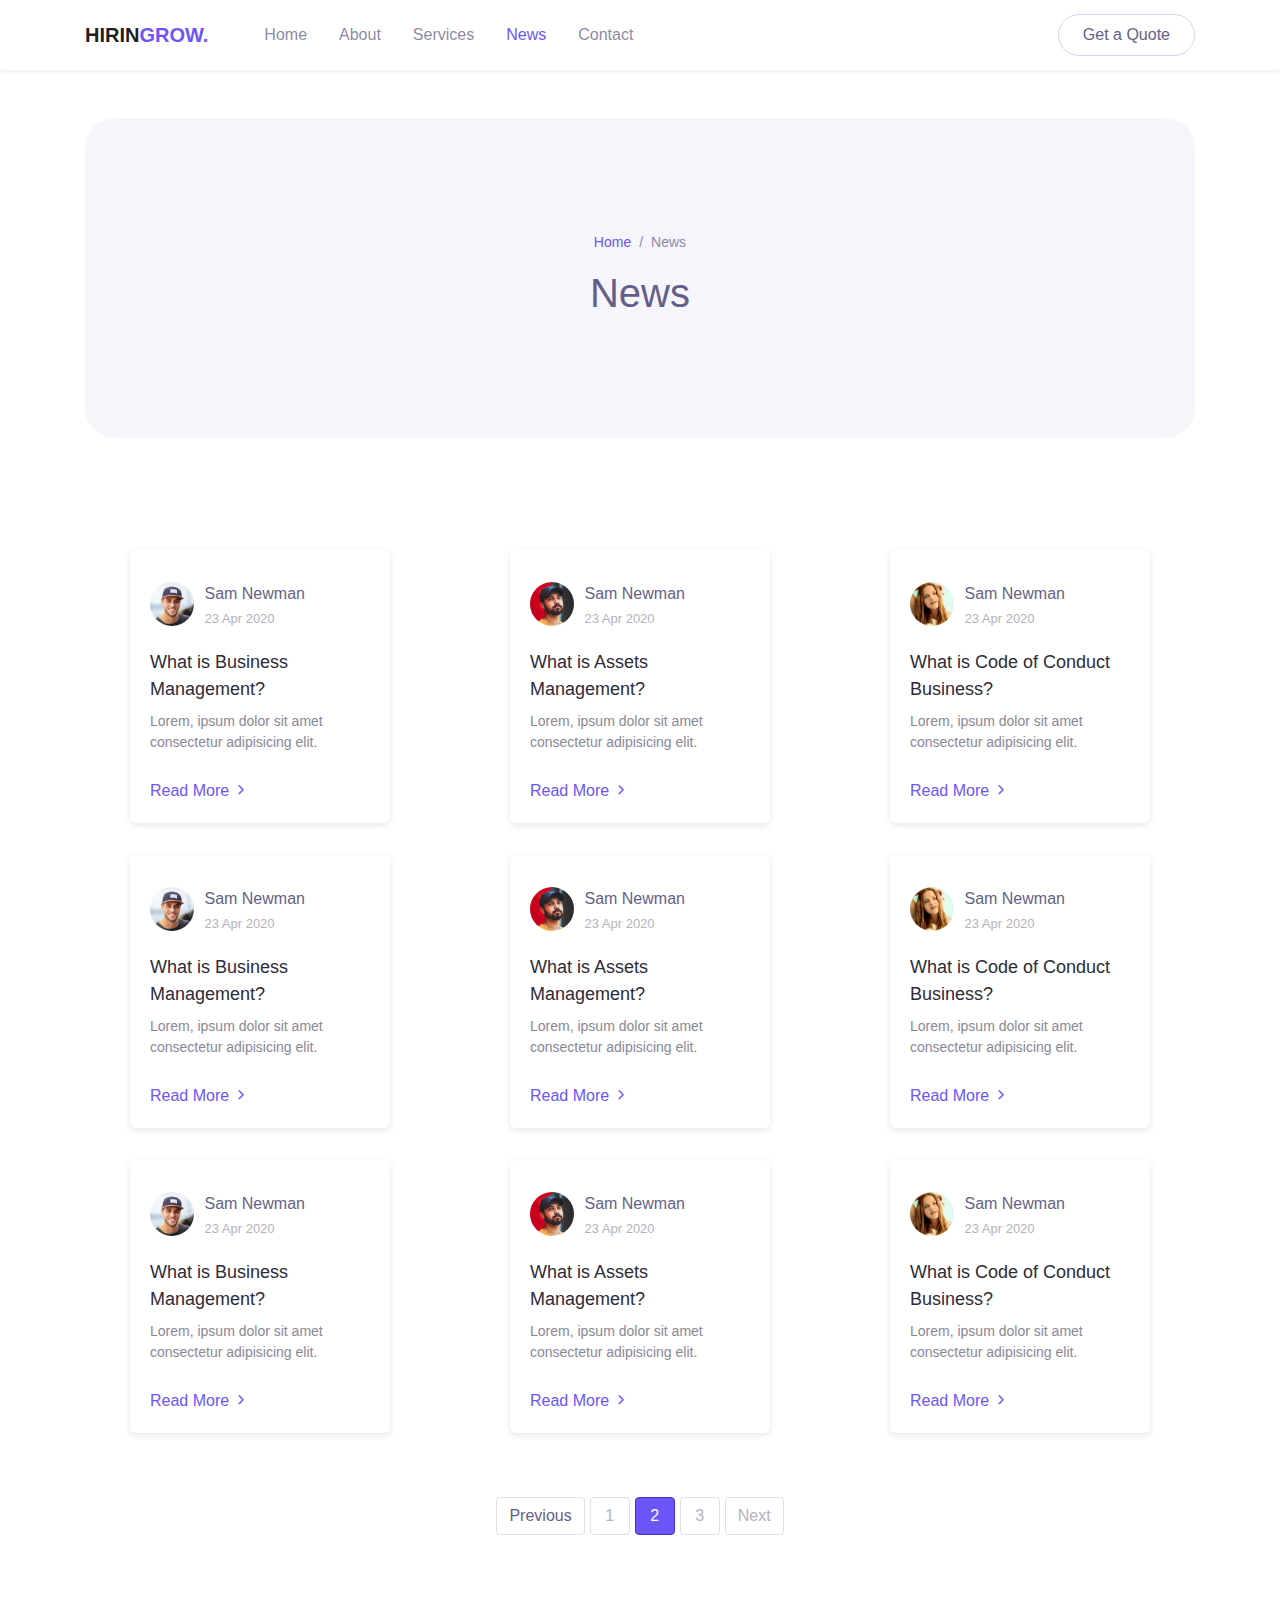
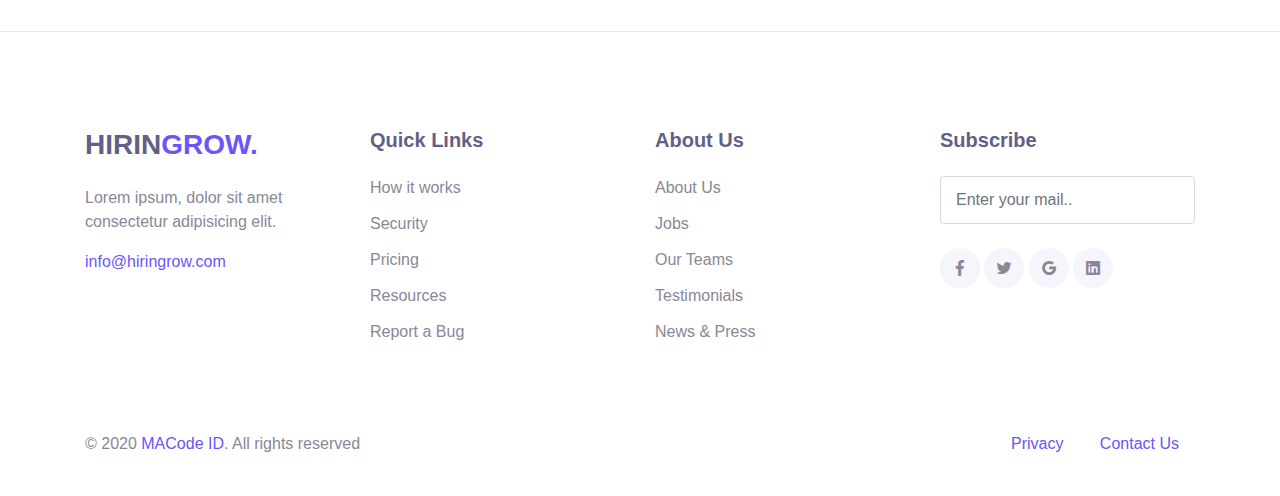
<file: blog.html>
<!DOCTYPE html>
<html lang="en">
<head>
  <meta charset="UTF-8">
  <meta name="viewport" content="width=device-width, initial-scale=1.0">

  <meta http-equiv="X-UA-Compatible" content="IE=edge">

  <meta name="copyright" content="MACode ID, https://macodeid.com">

  <title>HIRINGROW - Hire Top Talents and Grow Together</title>

  <link rel="stylesheet" href="assets/vendor/animate/animate.css">

  <link rel="stylesheet" href="assets/css/bootstrap.css">

  <link rel="stylesheet" href="assets/css/maicons.css">

  <link rel="stylesheet" href="assets/vendor/owl-carousel/css/owl.carousel.css">

  <link rel="stylesheet" href="assets/css/theme.css">

</head>
<body>

  <!-- Back to top button -->
  <div class="back-to-top"></div>

  <header>
    <nav class="navbar navbar-expand-lg navbar-light shadow-sm">
      <div class="container">
        <a href="index.html" class="navbar-brand">HIRIN<span class="text-primary">GROW.</span></a>

        <button class="navbar-toggler" data-toggle="collapse" data-target="#navbarContent" aria-controls="navbarContent" aria-expanded="false" aria-label="Toggle navigation">
          <span class="navbar-toggler-icon"></span>
        </button>

        <div class="navbar-collapse collapse" id="navbarContent">
          <ul class="navbar-nav ml-lg-4 pt-3 pt-lg-0">
            <li class="nav-item">
              <a href="index.html" class="nav-link">Home</a>
            </li>
            <li class="nav-item">
              <a href="about.html" class="nav-link">About</a>
            </li>
            <li class="nav-item">
              <a href="services.html" class="nav-link">Services</a>
            </li>
            <li class="nav-item active">
              <a href="blog.html" class="nav-link">News</a>
            </li>
            <li class="nav-item">
              <a href="contact.html" class="nav-link">Contact</a>
            </li>
          </ul>

          <div class="ml-auto">
            <a href="#" class="btn btn-outline rounded-pill">Get a Quote</a>
          </div>
        </div>
      </div>
    </nav>

    <div class="container mt-5">
      <div class="page-banner">
        <div class="row justify-content-center align-items-center h-100">
          <div class="col-md-6">
            <nav aria-label="Breadcrumb">
              <ul class="breadcrumb justify-content-center py-0 bg-transparent">
                <li class="breadcrumb-item"><a href="index.html">Home</a></li>
                <li class="breadcrumb-item active">News</li>
              </ul>
            </nav>
            <h1 class="text-center">News</h1>
          </div>
        </div>
      </div>
    </div>
  </header>

  <main>
    <div class="page-section">
      <div class="container">
        <div class="row">
          <div class="col-md-6 col-lg-4 py-3">
            <div class="card-blog">
              <div class="header">
                <div class="avatar">
                  <img src="assets/img/person/person_1.jpg" alt="">
                </div>
                <div class="entry-footer">
                  <div class="post-author">Sam Newman</div>
                  <a href="#" class="post-date">23 Apr 2020</a>
                </div>
              </div>
              <div class="body">
                <div class="post-title"><a href="blog-single.html">What is Business Management?</a></div>
                <div class="post-excerpt">Lorem, ipsum dolor sit amet consectetur adipisicing elit.</div>
              </div>
              <div class="footer">
                <a href="blog-single.html">Read More <span class="mai-chevron-forward text-sm"></span></a>
              </div>
            </div>
          </div>
          <div class="col-md-6 col-lg-4 py-3">
            <div class="card-blog">
              <div class="header">
                <div class="avatar">
                  <img src="assets/img/person/person_2.jpg" alt="">
                </div>
                <div class="entry-footer">
                  <div class="post-author">Sam Newman</div>
                  <a href="#" class="post-date">23 Apr 2020</a>
                </div>
              </div>
              <div class="body">
                <div class="post-title"><a href="blog-single.html">What is Assets Management?</a></div>
                <div class="post-excerpt">Lorem, ipsum dolor sit amet consectetur adipisicing elit.</div>
              </div>
              <div class="footer">
                <a href="blog-single.html">Read More <span class="mai-chevron-forward text-sm"></span></a>
              </div>
            </div>
          </div>
          <div class="col-md-6 col-lg-4 py-3">
            <div class="card-blog">
              <div class="header">
                <div class="avatar">
                  <img src="assets/img/person/person_3.jpg" alt="">
                </div>
                <div class="entry-footer">
                  <div class="post-author">Sam Newman</div>
                  <a href="#" class="post-date">23 Apr 2020</a>
                </div>
              </div>
              <div class="body">
                <div class="post-title"><a href="blog-single.html">What is Code of Conduct Business?</a></div>
                <div class="post-excerpt">Lorem, ipsum dolor sit amet consectetur adipisicing elit.</div>
              </div>
              <div class="footer">
                <a href="blog-single.html">Read More <span class="mai-chevron-forward text-sm"></span></a>
              </div>
            </div>
          </div>

          <div class="col-md-6 col-lg-4 py-3">
            <div class="card-blog">
              <div class="header">
                <div class="avatar">
                  <img src="assets/img/person/person_1.jpg" alt="">
                </div>
                <div class="entry-footer">
                  <div class="post-author">Sam Newman</div>
                  <a href="#" class="post-date">23 Apr 2020</a>
                </div>
              </div>
              <div class="body">
                <div class="post-title"><a href="blog-single.html">What is Business Management?</a></div>
                <div class="post-excerpt">Lorem, ipsum dolor sit amet consectetur adipisicing elit.</div>
              </div>
              <div class="footer">
                <a href="blog-single.html">Read More <span class="mai-chevron-forward text-sm"></span></a>
              </div>
            </div>
          </div>
          <div class="col-md-6 col-lg-4 py-3">
            <div class="card-blog">
              <div class="header">
                <div class="avatar">
                  <img src="assets/img/person/person_2.jpg" alt="">
                </div>
                <div class="entry-footer">
                  <div class="post-author">Sam Newman</div>
                  <a href="#" class="post-date">23 Apr 2020</a>
                </div>
              </div>
              <div class="body">
                <div class="post-title"><a href="blog-single.html">What is Assets Management?</a></div>
                <div class="post-excerpt">Lorem, ipsum dolor sit amet consectetur adipisicing elit.</div>
              </div>
              <div class="footer">
                <a href="blog-single.html">Read More <span class="mai-chevron-forward text-sm"></span></a>
              </div>
            </div>
          </div>
          <div class="col-md-6 col-lg-4 py-3">
            <div class="card-blog">
              <div class="header">
                <div class="avatar">
                  <img src="assets/img/person/person_3.jpg" alt="">
                </div>
                <div class="entry-footer">
                  <div class="post-author">Sam Newman</div>
                  <a href="#" class="post-date">23 Apr 2020</a>
                </div>
              </div>
              <div class="body">
                <div class="post-title"><a href="blog-single.html">What is Code of Conduct Business?</a></div>
                <div class="post-excerpt">Lorem, ipsum dolor sit amet consectetur adipisicing elit.</div>
              </div>
              <div class="footer">
                <a href="blog-single.html">Read More <span class="mai-chevron-forward text-sm"></span></a>
              </div>
            </div>
          </div>

          <div class="col-md-6 col-lg-4 py-3">
            <div class="card-blog">
              <div class="header">
                <div class="avatar">
                  <img src="assets/img/person/person_1.jpg" alt="">
                </div>
                <div class="entry-footer">
                  <div class="post-author">Sam Newman</div>
                  <a href="#" class="post-date">23 Apr 2020</a>
                </div>
              </div>
              <div class="body">
                <div class="post-title"><a href="blog-single.html">What is Business Management?</a></div>
                <div class="post-excerpt">Lorem, ipsum dolor sit amet consectetur adipisicing elit.</div>
              </div>
              <div class="footer">
                <a href="blog-single.html">Read More <span class="mai-chevron-forward text-sm"></span></a>
              </div>
            </div>
          </div>
          <div class="col-md-6 col-lg-4 py-3">
            <div class="card-blog">
              <div class="header">
                <div class="avatar">
                  <img src="assets/img/person/person_2.jpg" alt="">
                </div>
                <div class="entry-footer">
                  <div class="post-author">Sam Newman</div>
                  <a href="#" class="post-date">23 Apr 2020</a>
                </div>
              </div>
              <div class="body">
                <div class="post-title"><a href="blog-single.html">What is Assets Management?</a></div>
                <div class="post-excerpt">Lorem, ipsum dolor sit amet consectetur adipisicing elit.</div>
              </div>
              <div class="footer">
                <a href="blog-single.html">Read More <span class="mai-chevron-forward text-sm"></span></a>
              </div>
            </div>
          </div>
          <div class="col-md-6 col-lg-4 py-3">
            <div class="card-blog">
              <div class="header">
                <div class="avatar">
                  <img src="assets/img/person/person_3.jpg" alt="">
                </div>
                <div class="entry-footer">
                  <div class="post-author">Sam Newman</div>
                  <a href="#" class="post-date">23 Apr 2020</a>
                </div>
              </div>
              <div class="body">
                <div class="post-title"><a href="blog-single.html">What is Code of Conduct Business?</a></div>
                <div class="post-excerpt">Lorem, ipsum dolor sit amet consectetur adipisicing elit.</div>
              </div>
              <div class="footer">
                <a href="blog-single.html">Read More <span class="mai-chevron-forward text-sm"></span></a>
              </div>
            </div>
          </div>

          <div class="col-12 mt-5">
            <nav aria-label="Page Navigation">
              <ul class="pagination justify-content-center">
                <li class="page-item disabled">
                  <a class="page-link" href="#" tabindex="-1" aria-disabled="true">Previous</a>
                </li>
                <li class="page-item"><a class="page-link" href="#">1</a></li>
                <li class="page-item active" aria-current="page">
                  <a class="page-link" href="#">2 <span class="sr-only">(current)</span></a>
                </li>
                <li class="page-item"><a class="page-link" href="#">3</a></li>
                <li class="page-item">
                  <a class="page-link" href="#">Next</a>
                </li>
              </ul>
            </nav>
          </div>

        </div>
  
      </div>
    </div>
  </main>

  <footer class="page-footer">
    <div class="container">
      <div class="row justify-content-center mb-5">
        <div class="col-lg-3 py-3">
          <h3>HIRIN<span class="text-primary">GROW.</span></h3>
          <p>Lorem ipsum, dolor sit amet consectetur adipisicing elit.</p>

          <p><a href="#" >info@hiringrow.com</a></p>
          <!--<p><a href="#">+00 1122 3344 5566</a></p>-->  
        </div>
        <div class="col-lg-3 py-3">
          <h5>Quick Links</h5>
          <ul class="footer-menu">
            <li><a href="#">How it works</a></li>
            <li><a href="#">Security</a></li>
            <li><a href="#">Pricing</a></li>
            <li><a href="#">Resources</a></li>
            <li><a href="#">Report a Bug</a></li>
          </ul>
        </div>
        <div class="col-lg-3 py-3">
          <h5>About Us</h5>
          <ul class="footer-menu">
            <li><a href="#">About Us</a></li>
            <li><a href="#">Jobs</a></li>
            <li><a href="#">Our Teams</a></li>
            <li><a href="#">Testimonials</a></li>
            <li><a href="#">News & Press</a></li>
          </ul>
        </div>
        <div class="col-lg-3 py-3">
          <h5>Subscribe</h5>
          <form action="#">
            <input type="text" class="form-control" placeholder="Enter your mail..">
          </form>

          <div class="sosmed-button mt-4">
            <a href="#"><span class="mai-logo-facebook-f"></span></a>
            <a href="#"><span class="mai-logo-twitter"></span></a>
            <a href="#"><span class="mai-logo-google"></span></a>
            <a href="#"><span class="mai-logo-linkedin"></span></a>
          </div>
        </div>
      </div>

      <div class="row">
        <div class="col-sm-6 py-2">
          <p id="copyright">&copy; 2020 <a href="https://macodeid.com/">MACode ID</a>. All rights reserved</p>
        </div>
        <div class="col-sm-6 py-2 text-right">
          <div class="d-inline-block px-3">
            <a href="#">Privacy</a>
          </div>
          <div class="d-inline-block px-3">
            <a href="#">Contact Us</a>
          </div>
        </div>
      </div>
    </div> <!-- .container -->
  </footer> <!-- .page-footer -->


  <script src="assets/js/jquery-3.5.1.min.js"></script>

  <script src="assets/js/bootstrap.bundle.min.js"></script>

  <script src="assets/vendor/wow/wow.min.js"></script>

  <script src="assets/vendor/owl-carousel/js/owl.carousel.min.js"></script>

  <script src="assets/vendor/waypoints/jquery.waypoints.min.js"></script>

  <script src="assets/vendor/animateNumber/jquery.animateNumber.min.js"></script>

  <script src="assets/js/google-maps.js"></script>

  <script src="assets/js/theme.js"></script>

</body>
</html>
</file>
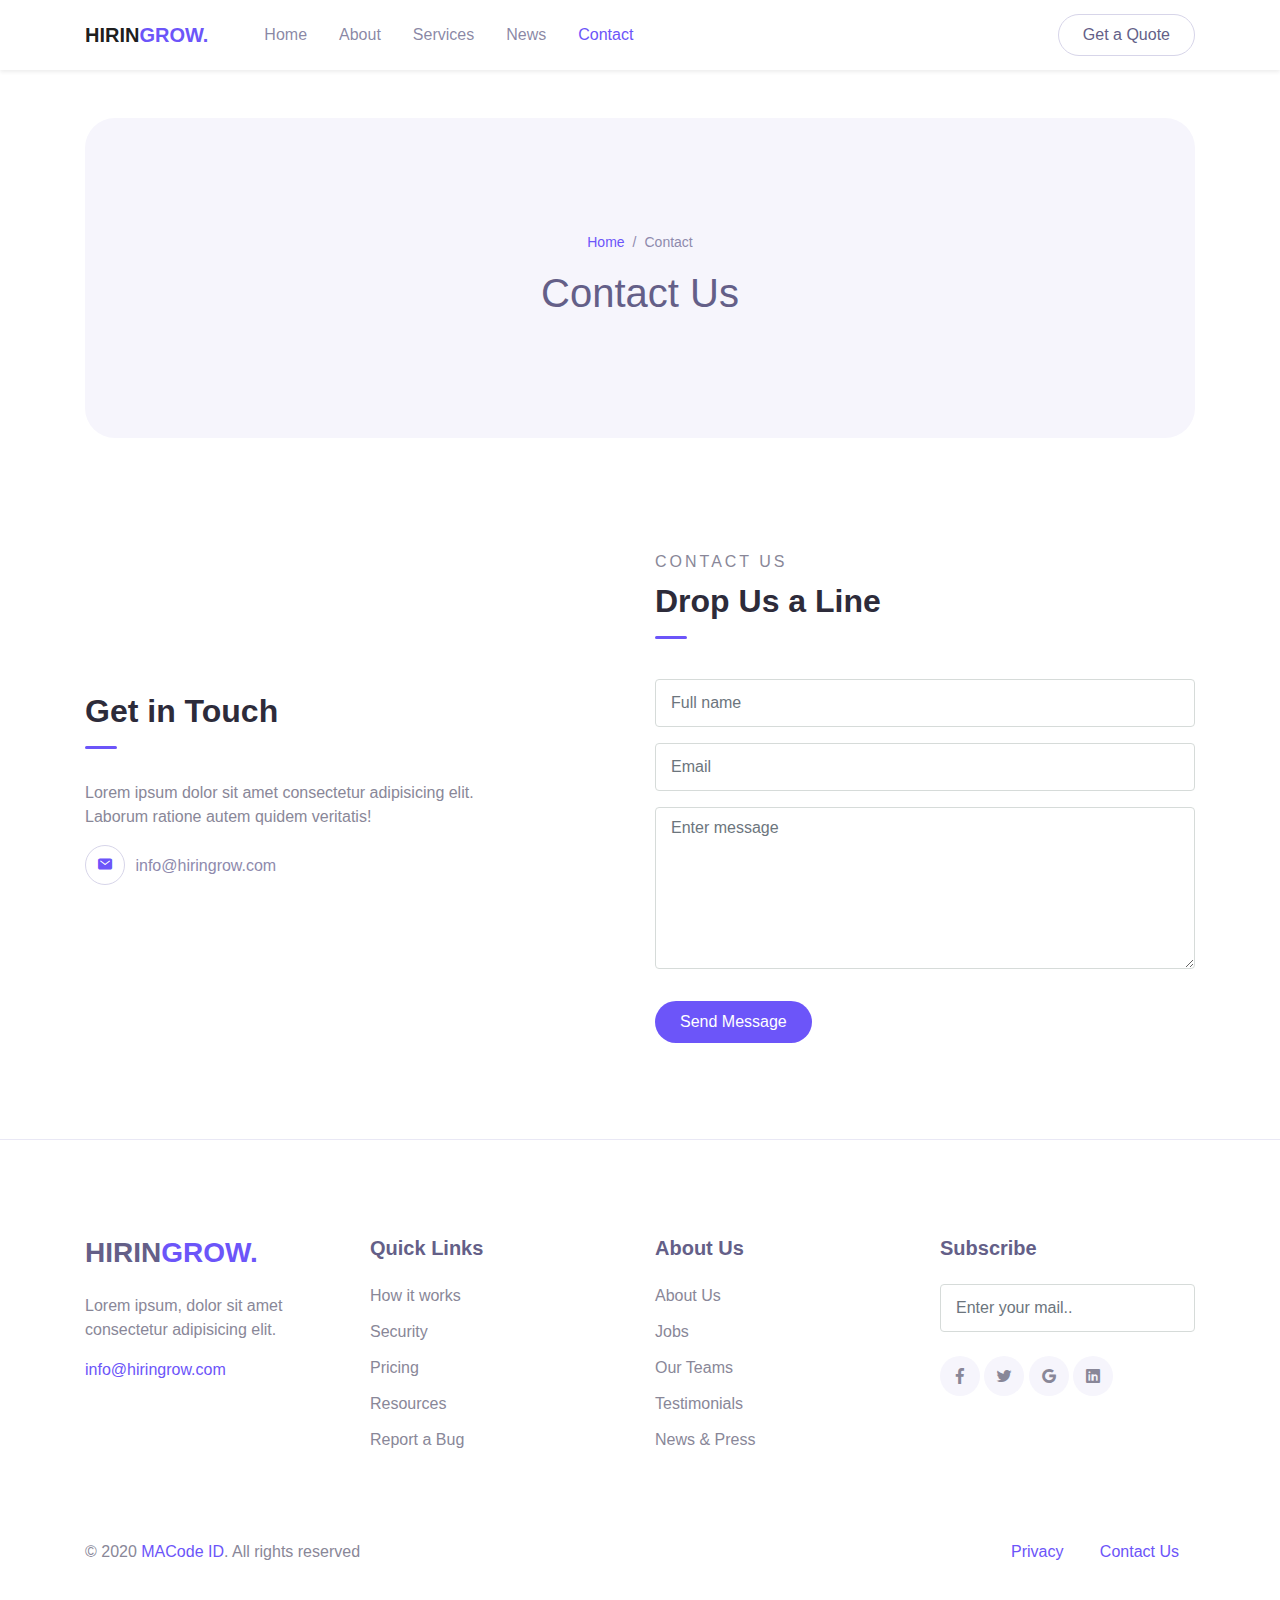
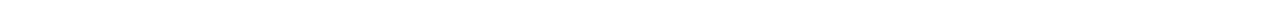
<file: contact.html>
<!DOCTYPE html>
<html lang="en">

<head>
  <meta charset="UTF-8">
  <meta name="viewport" content="width=device-width, initial-scale=1.0">

  <meta http-equiv="X-UA-Compatible" content="IE=edge">

  <meta name="copyright" content="MACode ID, https://macodeid.com">

  <title>HIRINGROW - Hire Top Talents and Grow Together</title>

  <link rel="stylesheet" href="assets/vendor/animate/animate.css">

  <link rel="stylesheet" href="assets/css/bootstrap.css">

  <link rel="stylesheet" href="assets/css/maicons.css">

  <link rel="stylesheet" href="assets/vendor/owl-carousel/css/owl.carousel.css">

  <link rel="stylesheet" href="assets/css/theme.css">

</head>

<body>

  <!-- Back to top button -->
  <div class="back-to-top"></div>

  <header>
    <nav class="navbar navbar-expand-lg navbar-light shadow-sm">
      <div class="container">
        <a href="index.html" class="navbar-brand">HIRIN<span class="text-primary">GROW.</span></a>

        <button class="navbar-toggler" data-toggle="collapse" data-target="#navbarContent" aria-controls="navbarContent"
          aria-expanded="false" aria-label="Toggle navigation">
          <span class="navbar-toggler-icon"></span>
        </button>

        <div class="navbar-collapse collapse" id="navbarContent">
          <ul class="navbar-nav ml-lg-4 pt-3 pt-lg-0">
            <li class="nav-item">
              <a href="index.html" class="nav-link">Home</a>
            </li>
            <li class="nav-item">
              <a href="about.html" class="nav-link">About</a>
            </li>
            <li class="nav-item">
              <a href="services.html" class="nav-link">Services</a>
            </li>
            <li class="nav-item">
              <a href="blog.html" class="nav-link">News</a>
            </li>
            <li class="nav-item active">
              <a href="contact.html" class="nav-link">Contact</a>
            </li>
          </ul>

          <div class="ml-auto">
            <a href="#" class="btn btn-outline rounded-pill">Get a Quote</a>
          </div>
        </div>
      </div>
    </nav>

    <div class="container mt-5">
      <div class="page-banner">
        <div class="row justify-content-center align-items-center h-100">
          <div class="col-md-6">
            <nav aria-label="Breadcrumb">
              <ul class="breadcrumb justify-content-center py-0 bg-transparent">
                <li class="breadcrumb-item"><a href="index.html">Home</a></li>
                <li class="breadcrumb-item active">Contact</li>
              </ul>
            </nav>
            <h1 class="text-center">Contact Us</h1>
          </div>
        </div>
      </div>
    </div>
  </header>

  <main>
    <div class="page-section">
      <div class="container">
        <div class="row align-items-center">
          <div class="col-lg-6 py-3">
            <h2 class="title-section">Get in Touch</h2>
            <div class="divider"></div>
            <p>Lorem ipsum dolor sit amet consectetur adipisicing elit.<br> Laborum ratione autem quidem veritatis!</p>

            <ul class="contact-list">
              <!--
                <li>
                <div class="icon"><span class="mai-map"></span></div>
                <div class="content">123 Fake Street, New York, USA</div>
              </li>
              -->
              <li>
                <div class="icon"><span class="mai-mail"></span></div>
                <div class="content"><a href="#">info@hiringrow.com</a></div>
              </li>
              <!--<li>
                <div class="icon"><span class="mai-phone-portrait"></span></div>              
                <div class="content"><a href="#">+00 1122 3344 55</a></div>
              </li>-->
            </ul>
          </div>
          <div class="col-lg-6 py-3">
            <div class="subhead">Contact Us</div>
            <h2 class="title-section">Drop Us a Line</h2>
            <div class="divider"></div>

            <form action="#">
              <div class="py-2">
                <input type="text" class="form-control" placeholder="Full name">
              </div>
              <div class="py-2">
                <input type="text" class="form-control" placeholder="Email">
              </div>
              <div class="py-2">
                <textarea rows="6" class="form-control" placeholder="Enter message"></textarea>
              </div>
              <button type="submit" class="btn btn-primary rounded-pill mt-4">Send Message</button>
            </form>
          </div>
        </div>
      </div> <!-- .container -->
    </div> <!-- .page-section -->
  </main>

  <footer class="page-footer">
    <div class="container">
      <div class="row justify-content-center mb-5">
        <div class="col-lg-3 py-3">
          <h3>HIRIN<span class="text-primary">GROW.</span></h3>
          <p>Lorem ipsum, dolor sit amet consectetur adipisicing elit.</p>

          <p><a href="#">info@hiringrow.com</a></p>
          <!--<p><a href="#">+00 1122 3344 5566</a></p>-->
        </div>
        <div class="col-lg-3 py-3">
          <h5>Quick Links</h5>
          <ul class="footer-menu">
            <li><a href="#">How it works</a></li>
            <li><a href="#">Security</a></li>
            <li><a href="#">Pricing</a></li>
            <li><a href="#">Resources</a></li>
            <li><a href="#">Report a Bug</a></li>
          </ul>
        </div>
        <div class="col-lg-3 py-3">
          <h5>About Us</h5>
          <ul class="footer-menu">
            <li><a href="#">About Us</a></li>
            <li><a href="#">Jobs</a></li>
            <li><a href="#">Our Teams</a></li>
            <li><a href="#">Testimonials</a></li>
            <li><a href="#">News & Press</a></li>
          </ul>
        </div>
        <div class="col-lg-3 py-3">
          <h5>Subscribe</h5>
          <form action="#">
            <input type="text" class="form-control" placeholder="Enter your mail..">
          </form>

          <div class="sosmed-button mt-4">
            <a href="#"><span class="mai-logo-facebook-f"></span></a>
            <a href="#"><span class="mai-logo-twitter"></span></a>
            <a href="#"><span class="mai-logo-google"></span></a>
            <a href="#"><span class="mai-logo-linkedin"></span></a>
          </div>
        </div>
      </div>

      <div class="row">
        <div class="col-sm-6 py-2">
          <p id="copyright">&copy; 2020 <a href="https://macodeid.com/">MACode ID</a>. All rights reserved</p>
        </div>
        <div class="col-sm-6 py-2 text-right">
          <div class="d-inline-block px-3">
            <a href="#">Privacy</a>
          </div>
          <div class="d-inline-block px-3">
            <a href="#">Contact Us</a>
          </div>
        </div>
      </div>
    </div> <!-- .container -->
  </footer> <!-- .page-footer -->


  <script src="assets/js/jquery-3.5.1.min.js"></script>

  <script src="assets/js/bootstrap.bundle.min.js"></script>

  <script src="assets/vendor/wow/wow.min.js"></script>

  <script src="assets/vendor/owl-carousel/js/owl.carousel.min.js"></script>

  <script src="assets/vendor/waypoints/jquery.waypoints.min.js"></script>

  <script src="assets/vendor/animateNumber/jquery.animateNumber.min.js"></script>

  <script src="assets/js/google-maps.js"></script>

  <script src="assets/js/theme.js"></script>

  <!-- <script async defer src="https://maps.googleapis.com/maps/api/js?key=AIzaSyAIA_zqjFMsJM_sxP9-6Pde5vVCTyJmUHM&callback=initMap"></script> -->


</body>

</html>
</file>
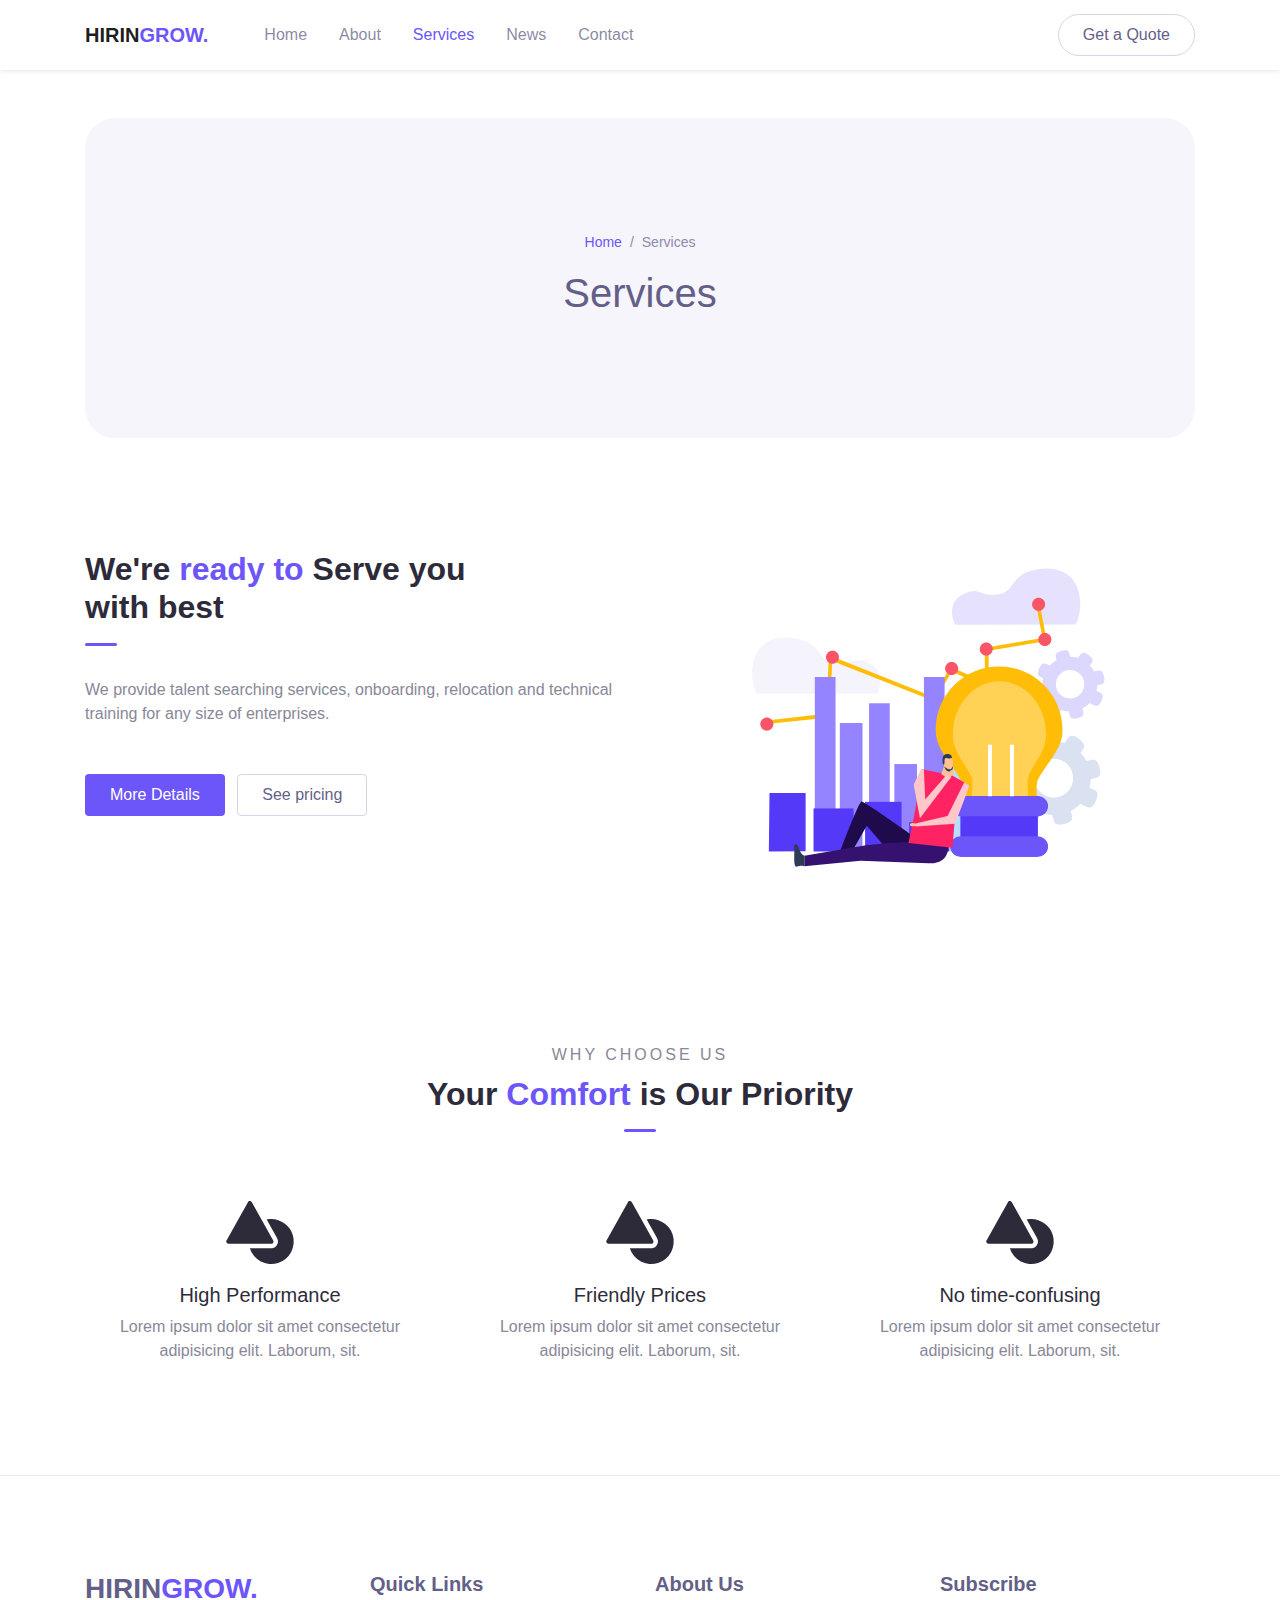
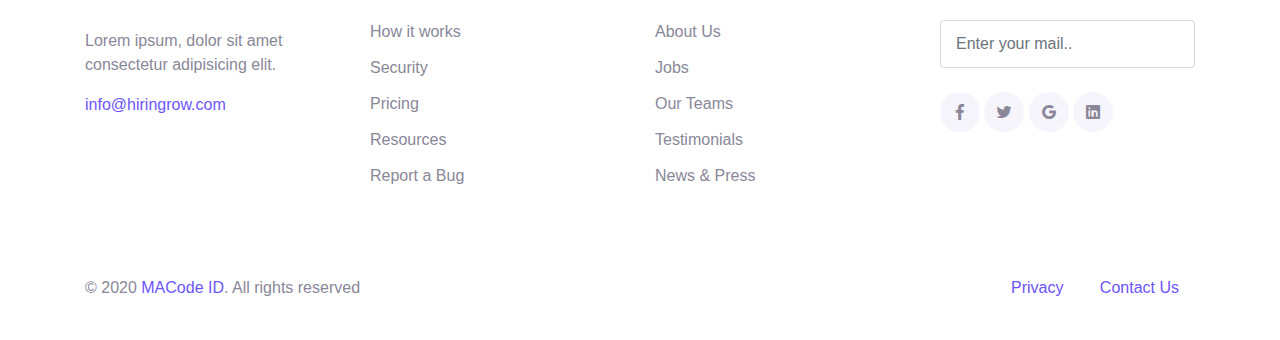
<file: services.html>
<!DOCTYPE html>
<html lang="en">
<head>
  <meta charset="UTF-8">
  <meta name="viewport" content="width=device-width, initial-scale=1.0">

  <meta http-equiv="X-UA-Compatible" content="IE=edge">

  <meta name="copyright" content="MACode ID, https://macodeid.com">

  <title>HIRINGROW - Hire Top Talents and Grow Together</title>

  <link rel="stylesheet" href="assets/vendor/animate/animate.css">

  <link rel="stylesheet" href="assets/css/bootstrap.css">

  <link rel="stylesheet" href="assets/css/maicons.css">

  <link rel="stylesheet" href="assets/vendor/owl-carousel/css/owl.carousel.css">

  <link rel="stylesheet" href="assets/css/theme.css">

</head>
<body>

  <!-- Back to top button -->
  <div class="back-to-top"></div>

  <header>
    <nav class="navbar navbar-expand-lg navbar-light shadow-sm">
      <div class="container">
        <a href="index.html" class="navbar-brand">HIRIN<span class="text-primary">GROW.</span></a>

        <button class="navbar-toggler" data-toggle="collapse" data-target="#navbarContent" aria-controls="navbarContent" aria-expanded="false" aria-label="Toggle navigation">
          <span class="navbar-toggler-icon"></span>
        </button>

        <div class="navbar-collapse collapse" id="navbarContent">
          <ul class="navbar-nav ml-lg-4 pt-3 pt-lg-0">
            <li class="nav-item">
              <a href="index.html" class="nav-link">Home</a>
            </li>
            <li class="nav-item">
              <a href="about.html" class="nav-link">About</a>
            </li>
            <li class="nav-item active">
              <a href="services.html" class="nav-link">Services</a>
            </li>
            <li class="nav-item">
              <a href="blog.html" class="nav-link">News</a>
            </li>
            <li class="nav-item">
              <a href="contact.html" class="nav-link">Contact</a>
            </li>
          </ul>

          <div class="ml-auto">
            <a href="#" class="btn btn-outline rounded-pill">Get a Quote</a>
          </div>
        </div>
      </div>
    </nav>

    <div class="container mt-5">
      <div class="page-banner">
        <div class="row justify-content-center align-items-center h-100">
          <div class="col-md-6">
            <nav aria-label="Breadcrumb">
              <ul class="breadcrumb justify-content-center py-0 bg-transparent">
                <li class="breadcrumb-item"><a href="index.html">Home</a></li>
                <li class="breadcrumb-item active">Services</li>
              </ul>
            </nav>
            <h1 class="text-center">Services</h1>
          </div>
        </div>
      </div>
    </div>
  </header>

  <main>
    <div class="page-section">
      <div class="container">
        <div class="row">
          <div class="col-lg-6 py-3">
            <h2 class="title-section">We're <span class="marked">ready to</span> Serve you with best</h2>
            <div class="divider"></div>
            <p class="mb-5">We provide talent searching services, onboarding, relocation and technical training for any size of enterprises.</p>
            <a href="#" class="btn btn-primary">More Details</a>
            <a href="#" class="btn btn-outline ml-2">See pricing</a>
          </div>
          <div class="col-lg-6 py-3">
            <div class="img-place text-center">
              <img src="assets/img/bg_image_3.png" alt="">
            </div>
          </div>
        </div>
      </div> <!-- .container -->
    </div> <!-- .page-section -->
  
    <div class="page-section">
      <div class="container">
        <div class="text-center">
          <div class="subhead">Why Choose Us</div>
          <h2 class="title-section">Your <span class="marked">Comfort</span> is Our Priority</h2>
          <div class="divider mx-auto"></div>
        </div>
  
        <div class="row mt-5 text-center">
          <div class="col-lg-4 py-3">
            <div class="display-3"><span class="mai-shapes"></span></div>
            <h5>High Performance</h5>
            <p>Lorem ipsum dolor sit amet consectetur adipisicing elit. Laborum, sit.</p>
          </div>
          <div class="col-lg-4 py-3">
            <div class="display-3"><span class="mai-shapes"></span></div>
            <h5>Friendly Prices</h5>
            <p>Lorem ipsum dolor sit amet consectetur adipisicing elit. Laborum, sit.</p>
          </div>
          <div class="col-lg-4 py-3">
            <div class="display-3"><span class="mai-shapes"></span></div>
            <h5>No time-confusing</h5>
            <p>Lorem ipsum dolor sit amet consectetur adipisicing elit. Laborum, sit.</p>
          </div>
        </div>
      </div> <!-- .container -->
    </div> <!-- .page-section -->
  </main>

  <footer class="page-footer">
    <div class="container">
      <div class="row justify-content-center mb-5">
        <div class="col-lg-3 py-3">
          <h3>HIRIN<span class="text-primary">GROW.</span></h3>
          <p>Lorem ipsum, dolor sit amet consectetur adipisicing elit.</p>

          <p><a href="#" >info@hiringrow.com</a></p>
          <!--<p><a href="#">+00 1122 3344 5566</a></p>-->  
        </div>
        <div class="col-lg-3 py-3">
          <h5>Quick Links</h5>
          <ul class="footer-menu">
            <li><a href="#">How it works</a></li>
            <li><a href="#">Security</a></li>
            <li><a href="#">Pricing</a></li>
            <li><a href="#">Resources</a></li>
            <li><a href="#">Report a Bug</a></li>
          </ul>
        </div>
        <div class="col-lg-3 py-3">
          <h5>About Us</h5>
          <ul class="footer-menu">
            <li><a href="#">About Us</a></li>
            <li><a href="#">Jobs</a></li>
            <li><a href="#">Our Teams</a></li>
            <li><a href="#">Testimonials</a></li>
            <li><a href="#">News & Press</a></li>
          </ul>
        </div>
        <div class="col-lg-3 py-3">
          <h5>Subscribe</h5>
          <form action="#">
            <input type="text" class="form-control" placeholder="Enter your mail..">
          </form>

          <div class="sosmed-button mt-4">
            <a href="#"><span class="mai-logo-facebook-f"></span></a>
            <a href="#"><span class="mai-logo-twitter"></span></a>
            <a href="#"><span class="mai-logo-google"></span></a>
            <a href="#"><span class="mai-logo-linkedin"></span></a>
          </div>
        </div>
      </div>

      <div class="row">
        <div class="col-sm-6 py-2">
          <p id="copyright">&copy; 2020 <a href="https://macodeid.com/">MACode ID</a>. All rights reserved</p>
        </div>
        <div class="col-sm-6 py-2 text-right">
          <div class="d-inline-block px-3">
            <a href="#">Privacy</a>
          </div>
          <div class="d-inline-block px-3">
            <a href="#">Contact Us</a>
          </div>
        </div>
      </div>
    </div> <!-- .container -->
  </footer> <!-- .page-footer -->


  <script src="assets/js/jquery-3.5.1.min.js"></script>

  <script src="assets/js/bootstrap.bundle.min.js"></script>

  <script src="assets/vendor/wow/wow.min.js"></script>

  <script src="assets/vendor/owl-carousel/js/owl.carousel.min.js"></script>

  <script src="assets/vendor/waypoints/jquery.waypoints.min.js"></script>

  <script src="assets/vendor/animateNumber/jquery.animateNumber.min.js"></script>

  <script src="assets/js/google-maps.js"></script>

  <script src="assets/js/theme.js"></script>


</body>
</html>
</file>
<file: assets/css/maicons.css>
@font-face {
  font-family: 'maicons';
  src:  url('../fonts/maicons.eot?c9nlkl');
  src:  url('../fonts/maicons.eot?c9nlkl#iefix') format('embedded-opentype'),
    url('../fonts/maicons.ttf?c9nlkl') format('truetype'),
    url('../fonts/maicons.woff?c9nlkl') format('woff'),
    url('../fonts/maicons.svg?c9nlkl#maicons') format('svg');
  font-weight: normal;
  font-style: normal;
  font-display: block;
}

[class^="mai-"], [class*=" mai-"] {
  /* use !important to prevent issues with browser extensions that change fonts */
  font-family: 'maicons' !important;
  speak: none;
  font-style: normal;
  font-weight: normal;
  font-variant: normal;
  text-transform: none;
  line-height: 1;

  /* Better Font Rendering =========== */
  -webkit-font-smoothing: antialiased;
  -moz-osx-font-smoothing: grayscale;
}

.mai-add:before {
  content: "\e900";
}
.mai-add-circle:before {
  content: "\e901";
}
.mai-add-circle-outline:before {
  content: "\e902";
}
.mai-airplane:before {
  content: "\e903";
}
.mai-airplane-outline:before {
  content: "\e904";
}
.mai-alarm:before {
  content: "\e905";
}
.mai-alarm-outline:before {
  content: "\e906";
}
.mai-albums:before {
  content: "\e907";
}
.mai-albums-outline:before {
  content: "\e908";
}
.mai-alert:before {
  content: "\e909";
}
.mai-alert-circle:before {
  content: "\e90a";
}
.mai-alert-circle-outline:before {
  content: "\e90b";
}
.mai-analytics:before {
  content: "\e90c";
}
.mai-analytics-outline:before {
  content: "\e90d";
}
.mai-aperture:before {
  content: "\e90e";
}
.mai-aperture-outline:before {
  content: "\e90f";
}
.mai-apps:before {
  content: "\e910";
}
.mai-apps-outline:before {
  content: "\e911";
}
.mai-archive:before {
  content: "\e912";
}
.mai-archive-outline:before {
  content: "\e913";
}
.mai-arrow-back:before {
  content: "\e914";
}
.mai-arrow-back-circle:before {
  content: "\e915";
}
.mai-arrow-back-circle-outline:before {
  content: "\e916";
}
.mai-arrow-down:before {
  content: "\e917";
}
.mai-arrow-down-circle:before {
  content: "\e918";
}
.mai-arrow-down-circle-outline:before {
  content: "\e919";
}
.mai-arrow-forward:before {
  content: "\e91a";
}
.mai-arrow-forward-circle:before {
  content: "\e91b";
}
.mai-arrow-forward-circle-outline:before {
  content: "\e91c";
}
.mai-arrow-redo:before {
  content: "\e91d";
}
.mai-arrow-redo-circle:before {
  content: "\e91e";
}
.mai-arrow-redo-circle-outline:before {
  content: "\e91f";
}
.mai-arrow-redo-outline:before {
  content: "\e920";
}
.mai-arrow-undo:before {
  content: "\e921";
}
.mai-arrow-undo-circle:before {
  content: "\e922";
}
.mai-arrow-undo-circle-outline:before {
  content: "\e923";
}
.mai-arrow-undo-outline:before {
  content: "\e924";
}
.mai-arrow-up:before {
  content: "\e925";
}
.mai-arrow-up-circle:before {
  content: "\e926";
}
.mai-arrow-up-circle-outline:before {
  content: "\e927";
}
.mai-at:before {
  content: "\e928";
}
.mai-at-circle:before {
  content: "\e929";
}
.mai-at-circle-outline:before {
  content: "\e92a";
}
.mai-attach:before {
  content: "\e92b";
}
.mai-attach-outline:before {
  content: "\e92c";
}
.mai-backspace:before {
  content: "\e92d";
}
.mai-backspace-outline:before {
  content: "\e92e";
}
.mai-bandage:before {
  content: "\e92f";
}
.mai-bandage-outline:before {
  content: "\e930";
}
.mai-bar-chart:before {
  content: "\e932";
}
.mai-bar-chart-outline:before {
  content: "\e933";
}
.mai-barbell:before {
  content: "\e931";
}
.mai-barcode:before {
  content: "\e934";
}
.mai-barcode-outline:before {
  content: "\e935";
}
.mai-baseball:before {
  content: "\e936";
}
.mai-baseball-outline:before {
  content: "\e937";
}
.mai-basket:before {
  content: "\e938";
}
.mai-basket-outline:before {
  content: "\e93b";
}
.mai-basketball:before {
  content: "\e939";
}
.mai-basketball-outline:before {
  content: "\e93a";
}
.mai-battery-charging:before {
  content: "\e93c";
}
.mai-battery-dead:before {
  content: "\e93d";
}
.mai-battery-full:before {
  content: "\e93e";
}
.mai-battery-half:before {
  content: "\e93f";
}
.mai-beaker:before {
  content: "\e940";
}
.mai-beaker-outline:before {
  content: "\e941";
}
.mai-bed:before {
  content: "\e942";
}
.mai-bed-outline:before {
  content: "\e943";
}
.mai-beer:before {
  content: "\e944";
}
.mai-beer-outline:before {
  content: "\e945";
}
.mai-bicycle:before {
  content: "\e946";
}
.mai-bluetooth:before {
  content: "\e947";
}
.mai-boat:before {
  content: "\e948";
}
.mai-boat-outline:before {
  content: "\e949";
}
.mai-body:before {
  content: "\e94a";
}
.mai-body-outline:before {
  content: "\e94b";
}
.mai-bonfire:before {
  content: "\e94c";
}
.mai-bonfire-outline:before {
  content: "\e94d";
}
.mai-book:before {
  content: "\e94e";
}
.mai-book-outline:before {
  content: "\e953";
}
.mai-bookmark:before {
  content: "\e94f";
}
.mai-bookmark-outline:before {
  content: "\e950";
}
.mai-bookmarks:before {
  content: "\e951";
}
.mai-bookmarks-outline:before {
  content: "\e952";
}
.mai-briefcase:before {
  content: "\e954";
}
.mai-briefcase-outline:before {
  content: "\e955";
}
.mai-browsers:before {
  content: "\e956";
}
.mai-browsers-outline:before {
  content: "\e957";
}
.mai-brush:before {
  content: "\e958";
}
.mai-brush-outline:before {
  content: "\e959";
}
.mai-bug:before {
  content: "\e95a";
}
.mai-bug-outline:before {
  content: "\e95b";
}
.mai-build:before {
  content: "\e95c";
}
.mai-build-outline:before {
  content: "\e95d";
}
.mai-bulb:before {
  content: "\e95e";
}
.mai-bulb-outline:before {
  content: "\e95f";
}
.mai-bus:before {
  content: "\e960";
}
.mai-bus-outline:before {
  content: "\e963";
}
.mai-business:before {
  content: "\e961";
}
.mai-business-outline:before {
  content: "\e962";
}
.mai-cafe:before {
  content: "\e964";
}
.mai-cafe-outline:before {
  content: "\e965";
}
.mai-calculator:before {
  content: "\e966";
}
.mai-calculator-outline:before {
  content: "\e967";
}
.mai-calendar:before {
  content: "\e968";
}
.mai-calendar-outline:before {
  content: "\e969";
}
.mai-call:before {
  content: "\e96a";
}
.mai-call-outline:before {
  content: "\e96b";
}
.mai-camera:before {
  content: "\e96c";
}
.mai-camera-outline:before {
  content: "\e96d";
}
.mai-camera-reverse:before {
  content: "\e96e";
}
.mai-camera-reverse-outline:before {
  content: "\e96f";
}
.mai-car:before {
  content: "\e970";
}
.mai-car-outline:before {
  content: "\e97f";
}
.mai-car-sport:before {
  content: "\e980";
}
.mai-car-sport-outline:before {
  content: "\e981";
}
.mai-card:before {
  content: "\e971";
}
.mai-card-outline:before {
  content: "\e972";
}
.mai-caret-back:before {
  content: "\e973";
}
.mai-caret-back-circle:before {
  content: "\e974";
}
.mai-caret-back-circle-outline:before {
  content: "\e975";
}
.mai-caret-down:before {
  content: "\e976";
}
.mai-caret-down-circle:before {
  content: "\e977";
}
.mai-caret-down-circle-outline:before {
  content: "\e978";
}
.mai-caret-forward:before {
  content: "\e979";
}
.mai-caret-forward-circle:before {
  content: "\e97a";
}
.mai-caret-forward-circle-outline:before {
  content: "\e97b";
}
.mai-caret-up:before {
  content: "\e97c";
}
.mai-caret-up-circle:before {
  content: "\e97d";
}
.mai-caret-up-circle-outline:before {
  content: "\e97e";
}
.mai-cart:before {
  content: "\e982";
}
.mai-cart-outline:before {
  content: "\e983";
}
.mai-cash:before {
  content: "\e984";
}
.mai-cash-outline:before {
  content: "\e985";
}
.mai-chatbox:before {
  content: "\e986";
}
.mai-chatbox-ellipses:before {
  content: "\e987";
}
.mai-chatbox-ellipses-outline:before {
  content: "\e988";
}
.mai-chatbox-outline:before {
  content: "\e989";
}
.mai-chatbubble:before {
  content: "\e98a";
}
.mai-chatbubble-ellipses:before {
  content: "\e98b";
}
.mai-chatbubble-ellipses-outline:before {
  content: "\e98c";
}
.mai-chatbubble-outline:before {
  content: "\e98d";
}
.mai-chatbubbles:before {
  content: "\e98e";
}
.mai-chatbubbles-outline:before {
  content: "\e98f";
}
.mai-checkbox:before {
  content: "\e990";
}
.mai-checkbox-outline:before {
  content: "\e991";
}
.mai-checkmark:before {
  content: "\e992";
}
.mai-checkmark-circle:before {
  content: "\e993";
}
.mai-checkmark-circle-outline:before {
  content: "\e994";
}
.mai-checkmark-done:before {
  content: "\e995";
}
.mai-checkmark-done-circle:before {
  content: "\e996";
}
.mai-checkmark-done-circle-outline:before {
  content: "\e997";
}
.mai-chevron-back:before {
  content: "\e998";
}
.mai-chevron-back-circle:before {
  content: "\e999";
}
.mai-chevron-back-circle-outline:before {
  content: "\e99a";
}
.mai-chevron-down:before {
  content: "\e99b";
}
.mai-chevron-down-circle:before {
  content: "\e99c";
}
.mai-chevron-down-circle-outline:before {
  content: "\e99d";
}
.mai-chevron-forward:before {
  content: "\e99e";
}
.mai-chevron-forward-circle:before {
  content: "\e99f";
}
.mai-chevron-forward-circle-outline:before {
  content: "\e9a0";
}
.mai-chevron-up:before {
  content: "\e9a1";
}
.mai-chevron-up-circle:before {
  content: "\e9a2";
}
.mai-chevron-up-circle-outline:before {
  content: "\e9a3";
}
.mai-clipboard:before {
  content: "\e9a4";
}
.mai-clipboard-outline:before {
  content: "\e9a5";
}
.mai-close:before {
  content: "\e9a6";
}
.mai-close-circle:before {
  content: "\e9a7";
}
.mai-close-circle-outline:before {
  content: "\e9a8";
}
.mai-cloud:before {
  content: "\e9a9";
}
.mai-cloud-circle:before {
  content: "\e9aa";
}
.mai-cloud-circle-outline:before {
  content: "\e9ab";
}
.mai-cloud-done:before {
  content: "\e9ac";
}
.mai-cloud-done-outline:before {
  content: "\e9ad";
}
.mai-cloud-download:before {
  content: "\e9ae";
}
.mai-cloud-download-outline:before {
  content: "\e9af";
}
.mai-cloud-offline:before {
  content: "\e9b0";
}
.mai-cloud-offline-outline:before {
  content: "\e9b1";
}
.mai-cloud-outline:before {
  content: "\e9b2";
}
.mai-cloud-upload:before {
  content: "\e9b3";
}
.mai-cloud-upload-outline:before {
  content: "\e9b4";
}
.mai-cloudy:before {
  content: "\e9b5";
}
.mai-cloudy-night:before {
  content: "\e9b6";
}
.mai-cloudy-night-outline:before {
  content: "\e9b7";
}
.mai-cloudy-outline:before {
  content: "\e9b8";
}
.mai-code:before {
  content: "\e9b9";
}
.mai-code-download:before {
  content: "\e9ba";
}
.mai-code-slash:before {
  content: "\e9bb";
}
.mai-code-working:before {
  content: "\e9bc";
}
.mai-cog:before {
  content: "\e9bd";
}
.mai-color-fill:before {
  content: "\e9be";
}
.mai-color-fill-outline:before {
  content: "\e9bf";
}
.mai-color-filter:before {
  content: "\e9c0";
}
.mai-color-filter-outline:before {
  content: "\e9c1";
}
.mai-color-palette:before {
  content: "\e9c2";
}
.mai-color-palette-outline:before {
  content: "\e9c3";
}
.mai-color-wand:before {
  content: "\e9c4";
}
.mai-color-wand-outline:before {
  content: "\e9c5";
}
.mai-compass:before {
  content: "\e9c6";
}
.mai-compass-outline:before {
  content: "\e9c7";
}
.mai-construct:before {
  content: "\e9c8";
}
.mai-construct-outline:before {
  content: "\e9c9";
}
.mai-contract:before {
  content: "\e9ca";
}
.mai-contrast:before {
  content: "\e9cb";
}
.mai-copy:before {
  content: "\e9cc";
}
.mai-copy-outline:before {
  content: "\e9cd";
}
.mai-create:before {
  content: "\e9ce";
}
.mai-create-outline:before {
  content: "\e9cf";
}
.mai-crop:before {
  content: "\e9d0";
}
.mai-cube:before {
  content: "\e9d1";
}
.mai-cube-outline:before {
  content: "\e9d2";
}
.mai-cut:before {
  content: "\e9d3";
}
.mai-desktop:before {
  content: "\e9d4";
}
.mai-desktop-outline:before {
  content: "\e9d5";
}
.mai-disc:before {
  content: "\e9d6";
}
.mai-disc-outline:before {
  content: "\e9d7";
}
.mai-document:before {
  content: "\e9d8";
}
.mai-document-outline:before {
  content: "\e9d9";
}
.mai-document-text:before {
  content: "\e9dc";
}
.mai-document-text-outline:before {
  content: "\e9dd";
}
.mai-documents:before {
  content: "\e9da";
}
.mai-documents-outline:before {
  content: "\e9db";
}
.mai-download:before {
  content: "\e9de";
}
.mai-download-outline:before {
  content: "\e9df";
}
.mai-duplicate:before {
  content: "\e9e0";
}
.mai-duplicate-outline:before {
  content: "\e9e1";
}
.mai-ear:before {
  content: "\e9e2";
}
.mai-ear-outline:before {
  content: "\e9e3";
}
.mai-earth:before {
  content: "\e9e4";
}
.mai-earth-outline:before {
  content: "\e9e5";
}
.mai-easel:before {
  content: "\e9e6";
}
.mai-easel-outline:before {
  content: "\e9e7";
}
.mai-egg:before {
  content: "\e9e8";
}
.mai-egg-outline:before {
  content: "\e9e9";
}
.mai-ellipse:before {
  content: "\e9ea";
}
.mai-ellipse-outline:before {
  content: "\e9eb";
}
.mai-ellipsis-horizontal:before {
  content: "\e9ec";
}
.mai-ellipsis-horizontal-circle:before {
  content: "\e9ed";
}
.mai-ellipsis-vertical:before {
  content: "\e9ee";
}
.mai-ellipsis-vertical-circle:before {
  content: "\e9ef";
}
.mai-enter:before {
  content: "\e9f0";
}
.mai-enter-outline:before {
  content: "\e9f1";
}
.mai-exit:before {
  content: "\e9f2";
}
.mai-exit-outline:before {
  content: "\e9f3";
}
.mai-expand:before {
  content: "\e9f4";
}
.mai-eye:before {
  content: "\e9f5";
}
.mai-eye-off:before {
  content: "\e9f8";
}
.mai-eye-off-outline:before {
  content: "\e9f9";
}
.mai-eye-outline:before {
  content: "\e9fa";
}
.mai-eyedrop:before {
  content: "\e9f6";
}
.mai-eyedrop-outline:before {
  content: "\e9f7";
}
.mai-fast-food:before {
  content: "\e9fb";
}
.mai-fast-food-outline:before {
  content: "\e9fc";
}
.mai-female:before {
  content: "\e9fd";
}
.mai-file-tray:before {
  content: "\e9fe";
}
.mai-file-tray-full:before {
  content: "\e9ff";
}
.mai-file-tray-full-outline:before {
  content: "\ea00";
}
.mai-file-tray-outline:before {
  content: "\ea01";
}
.mai-film:before {
  content: "\ea02";
}
.mai-film-outline:before {
  content: "\ea03";
}
.mai-filter:before {
  content: "\ea04";
}
.mai-finger-print:before {
  content: "\ea05";
}
.mai-fitness:before {
  content: "\ea06";
}
.mai-fitness-outline:before {
  content: "\ea07";
}
.mai-flag:before {
  content: "\ea08";
}
.mai-flag-outline:before {
  content: "\ea09";
}
.mai-flame:before {
  content: "\ea0a";
}
.mai-flame-outline:before {
  content: "\ea0b";
}
.mai-flash:before {
  content: "\ea0c";
}
.mai-flash-off:before {
  content: "\ea0f";
}
.mai-flash-off-outline:before {
  content: "\ea10";
}
.mai-flash-outline:before {
  content: "\ea11";
}
.mai-flashlight:before {
  content: "\ea0d";
}
.mai-flashlight-outline:before {
  content: "\ea0e";
}
.mai-flask:before {
  content: "\ea12";
}
.mai-flask-outline:before {
  content: "\ea13";
}
.mai-flower:before {
  content: "\ea14";
}
.mai-flower-outline:before {
  content: "\ea15";
}
.mai-folder:before {
  content: "\ea16";
}
.mai-folder-open:before {
  content: "\ea17";
}
.mai-folder-open-outline:before {
  content: "\ea18";
}
.mai-folder-outline:before {
  content: "\ea19";
}
.mai-football:before {
  content: "\ea1a";
}
.mai-football-outline:before {
  content: "\ea1b";
}
.mai-funnel:before {
  content: "\ea1c";
}
.mai-funnel-outline:before {
  content: "\ea1d";
}
.mai-game-controller:before {
  content: "\ea1e";
}
.mai-game-controller-outline:before {
  content: "\ea1f";
}
.mai-gift:before {
  content: "\ea20";
}
.mai-gift-outline:before {
  content: "\ea21";
}
.mai-git-branch:before {
  content: "\ea22";
}
.mai-git-commit:before {
  content: "\ea23";
}
.mai-git-compare:before {
  content: "\ea24";
}
.mai-git-merge:before {
  content: "\ea25";
}
.mai-git-network:before {
  content: "\ea26";
}
.mai-git-pull-request:before {
  content: "\ea27";
}
.mai-glasses:before {
  content: "\ea28";
}
.mai-glasses-outline:before {
  content: "\ea29";
}
.mai-globe:before {
  content: "\ea2a";
}
.mai-globe-outline:before {
  content: "\ea2b";
}
.mai-golf:before {
  content: "\ea2c";
}
.mai-golf-outline:before {
  content: "\ea2d";
}
.mai-grid:before {
  content: "\ea2e";
}
.mai-grid-outline:before {
  content: "\ea2f";
}
.mai-hammer:before {
  content: "\ea30";
}
.mai-hammer-outline:before {
  content: "\ea31";
}
.mai-hand-left:before {
  content: "\ea32";
}
.mai-hand-left-outline:before {
  content: "\ea33";
}
.mai-hand-right:before {
  content: "\ea34";
}
.mai-hand-right-outline:before {
  content: "\ea35";
}
.mai-happy:before {
  content: "\ea36";
}
.mai-happy-outline:before {
  content: "\ea37";
}
.mai-hardware-chip:before {
  content: "\ea38";
}
.mai-hardware-chip-outline:before {
  content: "\ea39";
}
.mai-headset:before {
  content: "\ea3a";
}
.mai-headset-outline:before {
  content: "\ea3b";
}
.mai-heart:before {
  content: "\ea3c";
}
.mai-heart-circle:before {
  content: "\ea3d";
}
.mai-heart-circle-outline:before {
  content: "\ea3e";
}
.mai-heart-dislike:before {
  content: "\ea3f";
}
.mai-heart-dislike-circle:before {
  content: "\ea40";
}
.mai-heart-dislike-circle-outline:before {
  content: "\ea41";
}
.mai-heart-dislike-outline:before {
  content: "\ea42";
}
.mai-heart-half:before {
  content: "\ea43";
}
.mai-heart-half-outline:before {
  content: "\ea44";
}
.mai-heart-outline:before {
  content: "\ea45";
}
.mai-help:before {
  content: "\ea46";
}
.mai-help-buoy:before {
  content: "\ea47";
}
.mai-help-buoy-outline:before {
  content: "\ea48";
}
.mai-help-circle:before {
  content: "\ea49";
}
.mai-help-circle-outline:before {
  content: "\ea4a";
}
.mai-home:before {
  content: "\ea4b";
}
.mai-home-outline:before {
  content: "\ea4c";
}
.mai-hourglass:before {
  content: "\ea4d";
}
.mai-hourglass-outline:before {
  content: "\ea4e";
}
.mai-ice-cream:before {
  content: "\ea4f";
}
.mai-ice-cream-outline:before {
  content: "\ea50";
}
.mai-image:before {
  content: "\ea51";
}
.mai-image-outline:before {
  content: "\ea52";
}
.mai-images:before {
  content: "\ea53";
}
.mai-images-outline:before {
  content: "\ea54";
}
.mai-infinite:before {
  content: "\ea55";
}
.mai-information:before {
  content: "\ea56";
}
.mai-information-circle:before {
  content: "\ea57";
}
.mai-information-circle-outline:before {
  content: "\ea58";
}
.mai-journal:before {
  content: "\ea59";
}
.mai-journal-outline:before {
  content: "\ea5a";
}
.mai-key:before {
  content: "\ea5b";
}
.mai-key-outline:before {
  content: "\ea5c";
}
.mai-keypad:before {
  content: "\ea5d";
}
.mai-keypad-outline:before {
  content: "\ea5e";
}
.mai-language:before {
  content: "\ea5f";
}
.mai-laptop:before {
  content: "\ea60";
}
.mai-laptop-outline:before {
  content: "\ea61";
}
.mai-layers:before {
  content: "\ea62";
}
.mai-layers-outline:before {
  content: "\ea63";
}
.mai-leaf:before {
  content: "\ea64";
}
.mai-leaf-outline:before {
  content: "\ea65";
}
.mai-library:before {
  content: "\ea66";
}
.mai-library-outline:before {
  content: "\ea67";
}
.mai-link:before {
  content: "\ea68";
}
.mai-list:before {
  content: "\ea69";
}
.mai-list-circle:before {
  content: "\ea6a";
}
.mai-list-circle-outline:before {
  content: "\ea6b";
}
.mai-locate:before {
  content: "\ea6c";
}
.mai-location:before {
  content: "\ea6d";
}
.mai-location-outline:before {
  content: "\ea6e";
}
.mai-lock-closed:before {
  content: "\ea6f";
}
.mai-lock-closed-outline:before {
  content: "\ea70";
}
.mai-lock-open:before {
  content: "\ea71";
}
.mai-lock-open-outline:before {
  content: "\ea72";
}
.mai-log-in:before {
  content: "\ea73";
}
.mai-log-in-outline:before {
  content: "\ea74";
}
.mai-log-out:before {
  content: "\ea75";
}
.mai-log-out-outline:before {
  content: "\ea76";
}
.mai-logo-500px:before {
  content: "\ea8e";
}
.mai-logo-accessible-icon:before {
  content: "\eaef";
}
.mai-logo-accusoft:before {
  content: "\eba2";
}
.mai-logo-algolia:before {
  content: "\eba3";
}
.mai-logo-alipay:before {
  content: "\eba4";
}
.mai-logo-amazon:before {
  content: "\eba5";
}
.mai-logo-amplify:before {
  content: "\eba6";
}
.mai-logo-android:before {
  content: "\eba7";
}
.mai-logo-angular:before {
  content: "\eba8";
}
.mai-logo-apple:before {
  content: "\eba9";
}
.mai-logo-apple-appstore:before {
  content: "\ebaa";
}
.mai-logo-aws:before {
  content: "\ebab";
}
.mai-logo-behance:before {
  content: "\ebac";
}
.mai-logo-bitbucket:before {
  content: "\ebad";
}
.mai-logo-bitcoin:before {
  content: "\ebae";
}
.mai-logo-blackberry:before {
  content: "\ebaf";
}
.mai-logo-blogger:before {
  content: "\ebb0";
}
.mai-logo-buffer:before {
  content: "\ebb1";
}
.mai-logo-buysellads:before {
  content: "\ebb2";
}
.mai-logo-capacitor:before {
  content: "\ebb3";
}
.mai-logo-cc-amazon-pay:before {
  content: "\ebb4";
}
.mai-logo-cc-amex:before {
  content: "\ebb5";
}
.mai-logo-cc-apple-pay:before {
  content: "\ebb6";
}
.mai-logo-cc-diners-club:before {
  content: "\ebb7";
}
.mai-logo-cc-discover:before {
  content: "\ebb8";
}
.mai-logo-cc-jcb:before {
  content: "\ebb9";
}
.mai-logo-cc-mastercard:before {
  content: "\ebba";
}
.mai-logo-cc-paypal:before {
  content: "\ebbb";
}
.mai-logo-cc-stripe:before {
  content: "\ebbc";
}
.mai-logo-cc-visa:before {
  content: "\ebbd";
}
.mai-logo-chrome:before {
  content: "\ebbe";
}
.mai-logo-closed-captioning:before {
  content: "\ebbf";
}
.mai-logo-codepen:before {
  content: "\ebc0";
}
.mai-logo-cpanel:before {
  content: "\ebc1";
}
.mai-logo-creative-commons:before {
  content: "\ebc2";
}
.mai-logo-css3:before {
  content: "\ebc3";
}
.mai-logo-cuttlefish:before {
  content: "\ebc4";
}
.mai-logo-d-and-d:before {
  content: "\ebc5";
}
.mai-logo-dashcube:before {
  content: "\ebc6";
}
.mai-logo-designernews:before {
  content: "\ebc7";
}
.mai-logo-deviantart:before {
  content: "\ebc8";
}
.mai-logo-digg:before {
  content: "\ebc9";
}
.mai-logo-Delivtal-ocean:before {
  content: "\ebca";
}
.mai-logo-discord:before {
  content: "\ebcb";
}
.mai-logo-discourse:before {
  content: "\ebcc";
}
.mai-logo-dochub:before {
  content: "\ebcd";
}
.mai-logo-docker:before {
  content: "\ebce";
}
.mai-logo-dribbble:before {
  content: "\ebcf";
}
.mai-logo-dropbox:before {
  content: "\ebd0";
}
.mai-logo-drupal:before {
  content: "\ebd1";
}
.mai-logo-dyalog:before {
  content: "\ebd2";
}
.mai-logo-earlybirds:before {
  content: "\ebd3";
}
.mai-logo-ebay:before {
  content: "\ebd4";
}
.mai-logo-edge:before {
  content: "\ebd5";
}
.mai-logo-electron:before {
  content: "\ebd6";
}
.mai-logo-elementor:before {
  content: "\ebd7";
}
.mai-logo-ello:before {
  content: "\ebd8";
}
.mai-logo-ember:before {
  content: "\ebd9";
}
.mai-logo-empire:before {
  content: "\ebda";
}
.mai-logo-envira:before {
  content: "\ebdb";
}
.mai-logo-erlang:before {
  content: "\ebdc";
}
.mai-logo-etsy:before {
  content: "\ebdd";
}
.mai-logo-euro:before {
  content: "\ebde";
}
.mai-logo-expeditedssl:before {
  content: "\ebdf";
}
.mai-logo-facebook:before {
  content: "\ebe0";
}
.mai-logo-facebook-f:before {
  content: "\ebe1";
}
.mai-logo-facebook-messenger:before {
  content: "\ebe2";
}
.mai-logo-firebase:before {
  content: "\ebe3";
}
.mai-logo-firefox:before {
  content: "\ebe4";
}
.mai-logo-flickr:before {
  content: "\ebe5";
}
.mai-logo-flipboard:before {
  content: "\ebe6";
}
.mai-logo-fly:before {
  content: "\ebe7";
}
.mai-logo-foursquare:before {
  content: "\ebe8";
}
.mai-logo-freebsd:before {
  content: "\ebe9";
}
.mai-logo-gg:before {
  content: "\ebea";
}
.mai-logo-git:before {
  content: "\ebeb";
}
.mai-logo-github:before {
  content: "\ebec";
}
.mai-logo-github-alt:before {
  content: "\ebed";
}
.mai-logo-gitlab:before {
  content: "\ebee";
}
.mai-logo-gitter:before {
  content: "\ebef";
}
.mai-logo-glide:before {
  content: "\ebf0";
}
.mai-logo-glide-g:before {
  content: "\ebf1";
}
.mai-logo-google:before {
  content: "\ebf2";
}
.mai-logo-google-drive:before {
  content: "\ebf3";
}
.mai-logo-google-play:before {
  content: "\ebf4";
}
.mai-logo-google-playstore:before {
  content: "\ebf5";
}
.mai-logo-google-plus:before {
  content: "\ebf6";
}
.mai-logo-google-plus-g:before {
  content: "\ebf7";
}
.mai-logo-google-wallet:before {
  content: "\ebf8";
}
.mai-logo-grunt:before {
  content: "\ebf9";
}
.mai-logo-gulp:before {
  content: "\ebfa";
}
.mai-logo-hackernews:before {
  content: "\ebfb";
}
.mai-logo-hotjar:before {
  content: "\ebfc";
}
.mai-logo-html5:before {
  content: "\ebfd";
}
.mai-logo-hubspot:before {
  content: "\ebfe";
}
.mai-logo-imdb:before {
  content: "\ebff";
}
.mai-logo-instagram:before {
  content: "\ec00";
}
.mai-logo-internet-explorer:before {
  content: "\ec01";
}
.mai-logo-ionic:before {
  content: "\ec02";
}
.mai-logo-ionitron:before {
  content: "\ec03";
}
.mai-logo-itunes:before {
  content: "\ec04";
}
.mai-logo-java:before {
  content: "\ec05";
}
.mai-logo-javascript:before {
  content: "\ec06";
}
.mai-logo-joomla:before {
  content: "\ec07";
}
.mai-logo-jsfiddle:before {
  content: "\ec08";
}
.mai-logo-keycdn:before {
  content: "\ec09";
}
.mai-logo-laravel:before {
  content: "\ec0a";
}
.mai-logo-lastfm:before {
  content: "\ec0b";
}
.mai-logo-leanpub:before {
  content: "\ec0c";
}
.mai-logo-less:before {
  content: "\ec0d";
}
.mai-logo-line:before {
  content: "\ec0e";
}
.mai-logo-linkedin:before {
  content: "\ec0f";
}
.mai-logo-linux:before {
  content: "\ec10";
}
.mai-logo-magento:before {
  content: "\ec11";
}
.mai-logo-mailchimp:before {
  content: "\ec12";
}
.mai-logo-markdown:before {
  content: "\ec13";
}
.mai-logo-maxcdn:before {
  content: "\ec14";
}
.mai-logo-medium:before {
  content: "\ec15";
}
.mai-logo-medium-m:before {
  content: "\ec16";
}
.mai-logo-meetup:before {
  content: "\ec17";
}
.mai-logo-microsoft:before {
  content: "\ec18";
}
.mai-logo-mix:before {
  content: "\ec19";
}
.mai-logo-mixcloud:before {
  content: "\ec1a";
}
.mai-logo-nodejs:before {
  content: "\ec1b";
}
.mai-logo-npm:before {
  content: "\ec1c";
}
.mai-logo-octocat:before {
  content: "\ec1d";
}
.mai-logo-opencart:before {
  content: "\ec1e";
}
.mai-logo-openid:before {
  content: "\ec1f";
}
.mai-logo-opera:before {
  content: "\ec20";
}
.mai-logo-patreon:before {
  content: "\ec21";
}
.mai-logo-paypal:before {
  content: "\ec22";
}
.mai-logo-php:before {
  content: "\ec23";
}
.mai-logo-pinterest:before {
  content: "\ec24";
}
.mai-logo-pinterest-p:before {
  content: "\ec25";
}
.mai-logo-playstation:before {
  content: "\ec26";
}
.mai-logo-product-hunt:before {
  content: "\ec27";
}
.mai-logo-pwa:before {
  content: "\ec28";
}
.mai-logo-python:before {
  content: "\ec29";
}
.mai-logo-qq:before {
  content: "\ec2a";
}
.mai-logo-quora:before {
  content: "\ec2b";
}
.mai-logo-react:before {
  content: "\ec2c";
}
.mai-logo-readme:before {
  content: "\ec2d";
}
.mai-logo-reddit:before {
  content: "\ec2e";
}
.mai-logo-researchgate:before {
  content: "\ec2f";
}
.mai-logo-rocketchat:before {
  content: "\ec30";
}
.mai-logo-rss:before {
  content: "\ec31";
}
.mai-logo-safari:before {
  content: "\ec32";
}
.mai-logo-sass:before {
  content: "\ec33";
}
.mai-logo-scribd:before {
  content: "\ec34";
}
.mai-logo-searchengin:before {
  content: "\ec35";
}
.mai-logo-sellcast:before {
  content: "\ec36";
}
.mai-logo-sellsy:before {
  content: "\ec37";
}
.mai-logo-skype:before {
  content: "\ec38";
}
.mai-logo-slack:before {
  content: "\ec39";
}
.mai-logo-slideshare:before {
  content: "\ec3a";
}
.mai-logo-snapchat:before {
  content: "\ec3b";
}
.mai-logo-soundcloud:before {
  content: "\ec3c";
}
.mai-logo-spotify:before {
  content: "\ec3d";
}
.mai-logo-squarespace:before {
  content: "\ec3e";
}
.mai-logo-stack-exchange:before {
  content: "\ec3f";
}
.mai-logo-stackoverflow:before {
  content: "\ec40";
}
.mai-logo-staylinked:before {
  content: "\ec41";
}
.mai-logo-steam:before {
  content: "\ec42";
}
.mai-logo-stencil:before {
  content: "\ec43";
}
.mai-logo-stripe:before {
  content: "\ec44";
}
.mai-logo-stripe-s:before {
  content: "\ec45";
}
.mai-logo-teamspeak:before {
  content: "\ec46";
}
.mai-logo-telegram:before {
  content: "\ec47";
}
.mai-logo-trello:before {
  content: "\ec48";
}
.mai-logo-tripadvisor:before {
  content: "\ec49";
}
.mai-logo-tumblr:before {
  content: "\ec4a";
}
.mai-logo-tux:before {
  content: "\ec4b";
}
.mai-logo-twitch:before {
  content: "\ec4c";
}
.mai-logo-twitter:before {
  content: "\ec4d";
}
.mai-logo-uber:before {
  content: "\ec4e";
}
.mai-logo-uikit:before {
  content: "\ec4f";
}
.mai-logo-usd:before {
  content: "\ec50";
}
.mai-logo-viacoin:before {
  content: "\ec51";
}
.mai-logo-viadeo:before {
  content: "\ec52";
}
.mai-logo-viber:before {
  content: "\ec53";
}
.mai-logo-vimeo:before {
  content: "\ec54";
}
.mai-logo-vk:before {
  content: "\ec55";
}
.mai-logo-vue:before {
  content: "\ec56";
}
.mai-logo-web-component:before {
  content: "\ec57";
}
.mai-logo-weebly:before {
  content: "\ec58";
}
.mai-logo-weibo:before {
  content: "\ec59";
}
.mai-logo-whatsapp:before {
  content: "\ec5a";
}
.mai-logo-whmcs:before {
  content: "\ec5b";
}
.mai-logo-wikipedia-w:before {
  content: "\ec5c";
}
.mai-logo-windows:before {
  content: "\ec5d";
}
.mai-logo-wix:before {
  content: "\ec5e";
}
.mai-logo-wordpress:before {
  content: "\ec5f";
}
.mai-logo-xbox:before {
  content: "\ec60";
}
.mai-logo-xing:before {
  content: "\ec61";
}
.mai-logo-yahoo:before {
  content: "\ec62";
}
.mai-logo-yen:before {
  content: "\ec63";
}
.mai-logo-youtube:before {
  content: "\ec64";
}
.mai-magnet:before {
  content: "\ea77";
}
.mai-magnet-outline:before {
  content: "\ea78";
}
.mai-mail:before {
  content: "\ea79";
}
.mai-mail-open:before {
  content: "\ea7a";
}
.mai-mail-open-outline:before {
  content: "\ea7b";
}
.mai-mail-outline:before {
  content: "\ea7c";
}
.mai-mail-unread:before {
  content: "\ea7d";
}
.mai-mail-unread-outline:before {
  content: "\ea7e";
}
.mai-male:before {
  content: "\ea7f";
}
.mai-male-female:before {
  content: "\ea80";
}
.mai-man:before {
  content: "\ea81";
}
.mai-man-outline:before {
  content: "\ea82";
}
.mai-map:before {
  content: "\ea83";
}
.mai-map-outline:before {
  content: "\ea84";
}
.mai-medal:before {
  content: "\ea85";
}
.mai-medal-outline:before {
  content: "\ea86";
}
.mai-medical:before {
  content: "\ea87";
}
.mai-medical-outline:before {
  content: "\ea88";
}
.mai-medkit:before {
  content: "\ea89";
}
.mai-medkit-outline:before {
  content: "\ea8a";
}
.mai-megaphone:before {
  content: "\ea8b";
}
.mai-megaphone-outline:before {
  content: "\ea8c";
}
.mai-menu:before {
  content: "\ea8d";
}
.mai-mic:before {
  content: "\ea8f";
}
.mai-mic-circle:before {
  content: "\ea90";
}
.mai-mic-circle-outline:before {
  content: "\ea91";
}
.mai-mic-off:before {
  content: "\ea92";
}
.mai-mic-off-circle:before {
  content: "\ea93";
}
.mai-mic-off-circle-outline:before {
  content: "\ea94";
}
.mai-mic-off-outline:before {
  content: "\ea95";
}
.mai-mic-outline:before {
  content: "\ea96";
}
.mai-moon:before {
  content: "\ea97";
}
.mai-moon-outline:before {
  content: "\ea98";
}
.mai-move:before {
  content: "\ea99";
}
.mai-musical-note:before {
  content: "\ea9a";
}
.mai-musical-note-outline:before {
  content: "\ea9b";
}
.mai-musical-notes:before {
  content: "\ea9c";
}
.mai-musical-notes-outline:before {
  content: "\ea9d";
}
.mai-navigate:before {
  content: "\ea9e";
}
.mai-navigate-circle:before {
  content: "\ea9f";
}
.mai-navigate-circle-outline:before {
  content: "\eaa0";
}
.mai-navigate-outline:before {
  content: "\eaa1";
}
.mai-newspaper:before {
  content: "\eaa2";
}
.mai-newspaper-outline:before {
  content: "\eaa3";
}
.mai-notifications:before {
  content: "\eaa4";
}
.mai-notifications-circle:before {
  content: "\eaa5";
}
.mai-notifications-circle-outline:before {
  content: "\eaa6";
}
.mai-notifications-off:before {
  content: "\eaa7";
}
.mai-notifications-off-circle:before {
  content: "\eaa8";
}
.mai-notifications-off-circle-outline:before {
  content: "\eaa9";
}
.mai-notifications-off-outline:before {
  content: "\eaaa";
}
.mai-notifications-outline:before {
  content: "\eaab";
}
.mai-nuclear:before {
  content: "\eaac";
}
.mai-nuclear-outline:before {
  content: "\eaad";
}
.mai-nutrition:before {
  content: "\eaae";
}
.mai-nutrition-outline:before {
  content: "\eaaf";
}
.mai-open:before {
  content: "\eab0";
}
.mai-open-outline:before {
  content: "\eab1";
}
.mai-options:before {
  content: "\eab2";
}
.mai-options-outline:before {
  content: "\eab3";
}
.mai-paper-plane:before {
  content: "\eab4";
}
.mai-paper-plane-outline:before {
  content: "\eab5";
}
.mai-partly-sunny:before {
  content: "\eab6";
}
.mai-partly-sunny-outline:before {
  content: "\eab7";
}
.mai-pause:before {
  content: "\eab8";
}
.mai-pause-circle:before {
  content: "\eab9";
}
.mai-pause-circle-outline:before {
  content: "\eaba";
}
.mai-paw:before {
  content: "\eabb";
}
.mai-paw-outline:before {
  content: "\eabc";
}
.mai-pencil:before {
  content: "\eabd";
}
.mai-people:before {
  content: "\eabe";
}
.mai-people-circle:before {
  content: "\eabf";
}
.mai-people-circle-outline:before {
  content: "\eac0";
}
.mai-people-outline:before {
  content: "\eac1";
}
.mai-person:before {
  content: "\eac2";
}
.mai-person-add:before {
  content: "\eac3";
}
.mai-person-add-outline:before {
  content: "\eac4";
}
.mai-person-circle:before {
  content: "\eac5";
}
.mai-person-circle-outline:before {
  content: "\eac6";
}
.mai-person-outline:before {
  content: "\eac7";
}
.mai-person-remove:before {
  content: "\eac8";
}
.mai-person-remove-outline:before {
  content: "\eac9";
}
.mai-phone-landscape:before {
  content: "\eaca";
}
.mai-phone-landscape-outline:before {
  content: "\eacb";
}
.mai-phone-portrait:before {
  content: "\eacc";
}
.mai-phone-portrait-outline:before {
  content: "\eacd";
}
.mai-pie-chart:before {
  content: "\eace";
}
.mai-pie-chart-outline:before {
  content: "\eacf";
}
.mai-pin:before {
  content: "\ead0";
}
.mai-pin-outline:before {
  content: "\ead1";
}
.mai-pint:before {
  content: "\ead2";
}
.mai-pint-outline:before {
  content: "\ead3";
}
.mai-pizza:before {
  content: "\ead4";
}
.mai-pizza-outline:before {
  content: "\ead5";
}
.mai-planet:before {
  content: "\ead6";
}
.mai-planet-outline:before {
  content: "\ead7";
}
.mai-play:before {
  content: "\ead8";
}
.mai-play-back:before {
  content: "\ead9";
}
.mai-play-back-circle:before {
  content: "\eada";
}
.mai-play-back-circle-outline:before {
  content: "\eadb";
}
.mai-play-back-outline:before {
  content: "\eadc";
}
.mai-play-circle:before {
  content: "\eadd";
}
.mai-play-circle-outline:before {
  content: "\eade";
}
.mai-play-forward:before {
  content: "\eadf";
}
.mai-play-forward-circle:before {
  content: "\eae0";
}
.mai-play-forward-circle-outline:before {
  content: "\eae1";
}
.mai-play-forward-outline:before {
  content: "\eae2";
}
.mai-play-outline:before {
  content: "\eae3";
}
.mai-play-skip-back:before {
  content: "\eae4";
}
.mai-play-skip-back-circle:before {
  content: "\eae5";
}
.mai-play-skip-back-circle-outline:before {
  content: "\eae6";
}
.mai-play-skip-back-outline:before {
  content: "\eae7";
}
.mai-play-skip-forward:before {
  content: "\eae8";
}
.mai-play-skip-forward-circle:before {
  content: "\eae9";
}
.mai-play-skip-forward-circle-outline:before {
  content: "\eaea";
}
.mai-play-skip-forward-outline:before {
  content: "\eaeb";
}
.mai-podium:before {
  content: "\eaec";
}
.mai-podium-outline:before {
  content: "\eaed";
}
.mai-power:before {
  content: "\eaee";
}
.mai-pricetag:before {
  content: "\eaf0";
}
.mai-pricetag-outline:before {
  content: "\eaf1";
}
.mai-pricetags:before {
  content: "\eaf2";
}
.mai-pricetags-outline:before {
  content: "\eaf3";
}
.mai-print:before {
  content: "\eaf4";
}
.mai-print-outline:before {
  content: "\eaf5";
}
.mai-pulse:before {
  content: "\eaf6";
}
.mai-pulse-outline:before {
  content: "\eaf7";
}
.mai-push:before {
  content: "\eaf8";
}
.mai-push-outline:before {
  content: "\eaf9";
}
.mai-qr-code:before {
  content: "\eafa";
}
.mai-qr-code-outline:before {
  content: "\eafb";
}
.mai-radio:before {
  content: "\eafc";
}
.mai-radio-button-off:before {
  content: "\eafd";
}
.mai-radio-button-on:before {
  content: "\eafe";
}
.mai-rainy:before {
  content: "\eaff";
}
.mai-rainy-outline:before {
  content: "\eb00";
}
.mai-reader:before {
  content: "\eb01";
}
.mai-reader-outline:before {
  content: "\eb02";
}
.mai-receipt:before {
  content: "\eb03";
}
.mai-receipt-outline:before {
  content: "\eb04";
}
.mai-recording:before {
  content: "\eb05";
}
.mai-recording-outline:before {
  content: "\eb06";
}
.mai-refresh:before {
  content: "\eb07";
}
.mai-refresh-circle:before {
  content: "\eb08";
}
.mai-refresh-circle-outline:before {
  content: "\eb09";
}
.mai-reload:before {
  content: "\eb0a";
}
.mai-reload-circle:before {
  content: "\eb0b";
}
.mai-reload-circle-outline:before {
  content: "\eb0c";
}
.mai-remove:before {
  content: "\eb0d";
}
.mai-remove-circle:before {
  content: "\eb0e";
}
.mai-remove-circle-outline:before {
  content: "\eb0f";
}
.mai-reorder-four:before {
  content: "\eb10";
}
.mai-reorder-three:before {
  content: "\eb11";
}
.mai-reorder-two:before {
  content: "\eb12";
}
.mai-repeat:before {
  content: "\eb13";
}
.mai-resize:before {
  content: "\eb14";
}
.mai-restaurant:before {
  content: "\eb15";
}
.mai-restaurant-outline:before {
  content: "\eb16";
}
.mai-return-down-back:before {
  content: "\eb17";
}
.mai-return-down-forward:before {
  content: "\eb18";
}
.mai-return-up-back:before {
  content: "\eb19";
}
.mai-return-up-forward:before {
  content: "\eb1a";
}
.mai-ribbon:before {
  content: "\eb1b";
}
.mai-ribbon-outline:before {
  content: "\eb1c";
}
.mai-rocket:before {
  content: "\eb1d";
}
.mai-rocket-outline:before {
  content: "\eb1e";
}
.mai-rose:before {
  content: "\eb1f";
}
.mai-rose-outline:before {
  content: "\eb20";
}
.mai-sad:before {
  content: "\eb21";
}
.mai-sad-outline:before {
  content: "\eb22";
}
.mai-save:before {
  content: "\eb23";
}
.mai-save-outline:before {
  content: "\eb24";
}
.mai-scan:before {
  content: "\eb25";
}
.mai-scan-circle:before {
  content: "\eb26";
}
.mai-scan-circle-outline:before {
  content: "\eb27";
}
.mai-school:before {
  content: "\eb28";
}
.mai-school-outline:before {
  content: "\eb29";
}
.mai-search:before {
  content: "\eb2a";
}
.mai-search-circle:before {
  content: "\eb2b";
}
.mai-search-circle-outline:before {
  content: "\eb2c";
}
.mai-send:before {
  content: "\eb2d";
}
.mai-send-outline:before {
  content: "\eb2e";
}
.mai-server:before {
  content: "\eb2f";
}
.mai-server-outline:before {
  content: "\eb30";
}
.mai-settings:before {
  content: "\eb31";
}
.mai-settings-outline:before {
  content: "\eb32";
}
.mai-shapes:before {
  content: "\eb33";
}
.mai-shapes-outline:before {
  content: "\eb34";
}
.mai-share:before {
  content: "\eb35";
}
.mai-share-outline:before {
  content: "\eb36";
}
.mai-share-social:before {
  content: "\eb37";
}
.mai-share-social-outline:before {
  content: "\eb38";
}
.mai-shield:before {
  content: "\eb39";
}
.mai-shield-checkmark:before {
  content: "\eb3a";
}
.mai-shield-checkmark-outline:before {
  content: "\eb3b";
}
.mai-shield-outline:before {
  content: "\eb3c";
}
.mai-shirt:before {
  content: "\eb3d";
}
.mai-shirt-outline:before {
  content: "\eb3e";
}
.mai-shuffle:before {
  content: "\eb3f";
}
.mai-skull:before {
  content: "\eb40";
}
.mai-skull-outline:before {
  content: "\eb41";
}
.mai-snow:before {
  content: "\eb42";
}
.mai-speedometer:before {
  content: "\eb43";
}
.mai-speedometer-outline:before {
  content: "\eb44";
}
.mai-square:before {
  content: "\eb45";
}
.mai-square-outline:before {
  content: "\eb46";
}
.mai-star:before {
  content: "\eb47";
}
.mai-star-half:before {
  content: "\eb48";
}
.mai-star-outline:before {
  content: "\eb49";
}
.mai-stats-chart:before {
  content: "\eb4a";
}
.mai-stats-chart-outline:before {
  content: "\eb4b";
}
.mai-stop:before {
  content: "\eb4c";
}
.mai-stop-circle:before {
  content: "\eb4d";
}
.mai-stop-circle-outline:before {
  content: "\eb4e";
}
.mai-stop-outline:before {
  content: "\eb4f";
}
.mai-stopwatch:before {
  content: "\eb50";
}
.mai-stopwatch-outline:before {
  content: "\eb51";
}
.mai-subway:before {
  content: "\eb52";
}
.mai-subway-outline:before {
  content: "\eb53";
}
.mai-sunny:before {
  content: "\eb54";
}
.mai-sunny-outline:before {
  content: "\eb55";
}
.mai-swap-horizontal:before {
  content: "\eb56";
}
.mai-swap-vertical:before {
  content: "\eb57";
}
.mai-sync:before {
  content: "\eb58";
}
.mai-sync-circle:before {
  content: "\eb59";
}
.mai-sync-circle-outline:before {
  content: "\eb5a";
}
.mai-tablet-landscape:before {
  content: "\eb5b";
}
.mai-tablet-landscape-outline:before {
  content: "\eb5c";
}
.mai-tablet-portrait:before {
  content: "\eb5d";
}
.mai-tablet-portrait-outline:before {
  content: "\eb5e";
}
.mai-tennisball:before {
  content: "\eb5f";
}
.mai-tennisball-outline:before {
  content: "\eb60";
}
.mai-terminal:before {
  content: "\eb61";
}
.mai-terminal-outline:before {
  content: "\eb62";
}
.mai-text:before {
  content: "\eb63";
}
.mai-thermometer:before {
  content: "\eb64";
}
.mai-thermometer-outline:before {
  content: "\eb65";
}
.mai-thumbs-down:before {
  content: "\eb66";
}
.mai-thumbs-down-outline:before {
  content: "\eb67";
}
.mai-thumbs-up:before {
  content: "\eb68";
}
.mai-thumbs-up-outline:before {
  content: "\eb69";
}
.mai-thunderstorm:before {
  content: "\eb6a";
}
.mai-thunderstorm-outline:before {
  content: "\eb6b";
}
.mai-time:before {
  content: "\eb6c";
}
.mai-time-outline:before {
  content: "\eb6d";
}
.mai-timer:before {
  content: "\eb6e";
}
.mai-timer-outline:before {
  content: "\eb6f";
}
.mai-today:before {
  content: "\eb70";
}
.mai-today-outline:before {
  content: "\eb71";
}
.mai-toggle:before {
  content: "\eb72";
}
.mai-toggle-outline:before {
  content: "\eb73";
}
.mai-trail-sign:before {
  content: "\eb74";
}
.mai-trail-sign-outline:before {
  content: "\eb75";
}
.mai-train:before {
  content: "\eb76";
}
.mai-train-outline:before {
  content: "\eb77";
}
.mai-transgender:before {
  content: "\eb78";
}
.mai-trash:before {
  content: "\eb79";
}
.mai-trash-bin:before {
  content: "\eb7a";
}
.mai-trash-bin-outline:before {
  content: "\eb7b";
}
.mai-trash-outline:before {
  content: "\eb7c";
}
.mai-trending-down:before {
  content: "\eb7d";
}
.mai-trending-up:before {
  content: "\eb7e";
}
.mai-triangle:before {
  content: "\eb7f";
}
.mai-triangle-outline:before {
  content: "\eb80";
}
.mai-trophy:before {
  content: "\eb81";
}
.mai-trophy-outline:before {
  content: "\eb82";
}
.mai-tv:before {
  content: "\eb83";
}
.mai-tv-outline:before {
  content: "\eb84";
}
.mai-umbrella:before {
  content: "\eb85";
}
.mai-umbrella-outline:before {
  content: "\eb86";
}
.mai-videocam:before {
  content: "\eb87";
}
.mai-videocam-outline:before {
  content: "\eb88";
}
.mai-volume-high:before {
  content: "\eb89";
}
.mai-volume-high-outline:before {
  content: "\eb8a";
}
.mai-volume-low:before {
  content: "\eb8b";
}
.mai-volume-low-outline:before {
  content: "\eb8c";
}
.mai-volume-medium:before {
  content: "\eb8d";
}
.mai-volume-medium-outline:before {
  content: "\eb8e";
}
.mai-volume-mute:before {
  content: "\eb8f";
}
.mai-volume-mute-outline:before {
  content: "\eb90";
}
.mai-volume-off:before {
  content: "\eb91";
}
.mai-volume-off-outline:before {
  content: "\eb92";
}
.mai-walk:before {
  content: "\eb93";
}
.mai-walk-outline:before {
  content: "\eb94";
}
.mai-wallet:before {
  content: "\eb95";
}
.mai-wallet-outline:before {
  content: "\eb96";
}
.mai-warning:before {
  content: "\eb97";
}
.mai-warning-outline:before {
  content: "\eb98";
}
.mai-watch:before {
  content: "\eb99";
}
.mai-watch-outline:before {
  content: "\eb9a";
}
.mai-water:before {
  content: "\eb9b";
}
.mai-water-outline:before {
  content: "\eb9c";
}
.mai-wifi:before {
  content: "\eb9d";
}
.mai-wine:before {
  content: "\eb9e";
}
.mai-wine-outline:before {
  content: "\eb9f";
}
.mai-woman:before {
  content: "\eba0";
}
.mai-woman-outline:before {
  content: "\eba1";
}
</file>
<file: assets/css/theme.css>
/*
  Template Name: One-health
  Template URI: https://macodeid.com/projects/one-health
  Copyright: MACode ID, https://macodeid.com/
  License: Creative Commons 4.0
  License URI: https://creativecommons.org/licenses/by/4.0/
  Version: 1.0
 */

:root {
  --primary: #6C55F9;
  --accent: #FF3D85;
  --secondary: #645F88;
  --success: #35bb78;
  --info: #05B4E1;
  --warning: #FAC14D;
  --danger: #FF4943;
  --grey: #B4B2C5;
  --dark: #2D2B3A;
  --light: #F6F5FC;
}

@import url("https://fonts.googleapis.com/css2?family=Work+Sans:wght@300;400;500;600;700&display=swap");

body {
  font-family: "Work Sans", sans-serif;
  line-height: 1.5;
  color: #2D2B3A;
}

a {
  color: #6C55F9;
  text-decoration: none;
  background-color: transparent;
}

a:hover {
  color: #5641df;
  text-decoration: underline;
}


.text-xs {
  font-size: 12px !important;
}

.text-sm {
  font-size: 14px !important;
}

.text-md {
  font-size: 1rem !important;
}

.text-lg {
  font-size: 18px !important;
}

.text-xl {
  font-size: 20px !important;
}

/* Color systems */
.bg-primary {
  background-color: #6C55F9 !important;
}

a.bg-primary:hover, a.bg-primary:focus {
  background-color: #5d47eb !important;
}

.bg-accent {
  background-color: #FF3D85 !important;
}

a.bg-accent:hover, a.bg-accent:focus {
  background-color: #e93577 !important;
}

.bg-secondary {
  background-color: #645F88 !important;
}

a.bg-secondary:hover, a.bg-secondary:focus {
  background-color: #59547c !important;
}

.bg-success {
  background-color: #35bb78 !important;
}

a.bg-success:hover, a.bg-success:focus {
  background-color: #28a868 !important;
}

.bg-info {
  background-color: #05B4E1 !important;
}

a.bg-info:hover, a.bg-info:focus {
  background-color: #07a2c8 !important;
}

.bg-warning {
  background-color: #FAC14D !important;
}

a.bg-warning:hover, a.bg-warning:focus {
  background-color: #ebb039 !important;
}

.bg-danger {
  background-color: #FF4943 !important;
}

a.bg-danger:hover, a.bg-danger:focus {
  background-color: #e73832 !important;
}

.bg-grey {
  background-color: #8e8aad !important;
}

a.bg-grey:hover, a.bg-grey:focus {
  background-color: #7d7a99 !important;
}

.bg-light {
  background-color: #F6F5FC !important;
}

a.bg-light:hover, a.bg-light:focus {
  background-color: #EDECF5 !important;
}

.bg-dark {
  background-color: #2D2B3A !important;
}

a.bg-dark:hover, a.bg-dark:focus {
  background-color: #1d1b25 !important;
}

.text-primary {
  color: #6C55F9 !important;
}

a.text-primary:hover, a.text-primary:focus {
  color: #5d47eb !important;
}

.text-accent {
  color: #FF3D85 !important;
}

a.text-accent:hover, a.text-accent:focus {
  color: #e93577 !important;
}

.text-secondary {
  color: #645F88 !important;
}

a.text-secondary:hover, a.text-secondary:focus {
  color: #59547c !important;
}

.text-success {
  color: #35bb78 !important;
}

a.text-success:hover, a.text-success:focus {
  color: #28a868 !important;
}

.text-info {
  color: #05B4E1 !important;
}

a.text-info:hover, a.text-info:focus {
  color: #07a2c8 !important;
}

.text-warning {
  color: #FAC14D !important;
}

a.text-warning:hover, a.text-warning:focus {
  color: #ebb039 !important;
}

.text-danger {
  color: #FF4943 !important;
}

a.text-danger:hover, a.text-danger:focus {
  color: #e73832 !important;
}

.text-grey {
  color: #8e8aad !important;
}

a.text-grey:hover, a.text-grey:focus {
  color: #7d7a99 !important;
}

.text-light {
  color: #F6F5FC !important;
}

a.text-light:hover, a.text-light:focus {
  color: #EDECF5 !important;
}

.text-dark {
  color: #2D2B3A !important;
}

a.text-dark:hover, a.text-dark:focus {
  color: #1d1b25 !important;
}

.text-body {
  color: #3f3d4d !important;
}


.border {
  border-color: #e9e8f5 !important;
}

.border-top {
  border-top-color: #e9e8f5 !important;
}

.border-right {
  border-right-color: #e9e8f5 !important;
}

.border-bottom {
  border-bottom-color: #e9e8f5 !important;
}

.border-left {
  border-left-color: #e9e8f5 !important;
}

.border-primary {
  border-color: #6C55F9 !important;
}

.border-accent {
  border-color: #FF3D85 !important;
}

.border-secondary {
  border-color: #645F88 !important;
}

.border-success {
  border-color: #35bb78 !important;
}

.border-info {
  border-color: #05B4E1 !important;
}

.border-warning {
  border-color: #FAC14D !important;
}

.border-danger {
  border-color: #FF4943 !important;
}

.border-grey {
  border-color: #B4B2C5 !important;
}

.border-light {
  border-color: #F6F5FC !important;
}

.border-dark {
  border-color: #2D2B3A !important;
}

/* Social Color */
.bg-facebook,
.bg-hover-facebook:hover,
.bg-focus-facebook:focus {
  background-color: #3B5999 !important;
}

.bg-twitter,
.bg-hover-twitter:hover,
.bg-focus-twitter:focus {
  background-color: #1DA1F2 !important;
}

.bg-google-plus,
.bg-hover-google-plus:hover,
.bg-focus-google-plus:focus {
  background-color: #DB4437 !important;
}

.bg-youtube,
.bg-hover-youtube:hover,
.bg-focus-youtube:focus {
  background-color: #CD201F !important;
}

.bg-dribbble,
.bg-hover-dribbble:hover,
.bg-focus-dribbble:focus {
  background-color: #EA4C89 !important;
}

.bg-pinterest,
.bg-hover-pinterest:hover,
.bg-focus-pinterest:focus {
  background-color: #BD081C !important;
}

.bg-slack,
.bg-hover-slack:hover,
.bg-focus-slack:focus {
  background-color: #3AAF85 !important;
}

.bg-linkedin,
.bg-hover-linkedin:hover,
.bg-focus-linkedin:focus {
  background-color: #0077B5 !important;
}

.fg-facebook,
.fg-hover-facebook:hover,
.fg-focus-facebook:focus {
  color: #3B5999 !important;
}

.fg-twitter,
.fg-hover-twitter:hover,
.fg-focus-twitter:focus {
  color: #1DA1F2 !important;
}

.fg-google-plus,
.fg-hover-google-plus:hover,
.fg-focus-google-plus:focus {
  color: #DB4437 !important;
}

.fg-youtube,
.fg-hover-youtube:hover,
.fg-focus-youtube:focus {
  color: #CD201F !important;
}

.fg-dribbble,
.fg-hover-dribbble:hover,
.fg-focus-dribbble:focus {
  color: #EA4C89 !important;
}

.fg-pinterest,
.fg-hover-pinterest:hover,
.fg-focus-pinterest:focus {
  color: #BD081C !important;
}

.fg-slack,
.fg-hover-slack:hover,
.fg-focus-slack:focus {
  color: #3AAF85 !important;
}

.fg-linkedin,
.fg-hover-linkedin:hover,
.fg-focus-linkedin:focus {
  color: #0077B5 !important;
}

.btn.social-facebook {
  background-color: #3B5999;
  color: #fff;
}

.btn.social-facebook:hover,
.btn.social-facebook:focus {
  background-color: #314e8f;
  color: #fff;
}

.btn.social-twitter {
  background-color: #1DA1F2;
  color: #fff;
}

.btn.social-twitter:hover,
.btn.social-twitter:focus {
  background-color: #0d92e4;
  color: #fff;
}

.btn.social-linkedin {
  background-color: #0077B5;
  color: #fff;
}

.btn.social-linkedin:hover,
.btn.social-linkedin:focus {
  background-color: #02659b;
  color: #fff;
}

.btn.google-plus {
  background-color: #DB4437;
  color: #fff;
}

.btn.google-plus:hover,
.btn.google-plus:focus {
  background-color: #ca3224;
  color: #fff;
}


/* Buttons */
.btn {
  transition: all .2s ease;
}

.btn:focus {
  box-shadow: none !important;
}

.btn-primary {
  color: #fff;
  background-color: #6C55F9;
  border-color: transparent;
}

.btn-primary.disabled, .btn-primary:disabled {
  color: #fff;
  background-color: #5d47eb;
  border-color: transparent;
}

.btn-primary:not(:disabled):not(.disabled):active, .btn-primary:not(:disabled):not(.disabled).active,
.show > .btn-primary.dropdown-toggle {
  color: #fff;
  background-color: #6C55F9;
  border-color: #5d47eb;
}

.btn-primary:not(:disabled):not(.disabled):active:focus, .btn-primary:not(:disabled):not(.disabled).active:focus,
.show > .btn-primary.dropdown-toggle:focus {
  box-shadow: none;
}

.btn-accent {
  color: #fff;
  background-color: #FF3D85;
  border-color: transparent;
}

.btn-accent.disabled, .btn-accent:disabled {
  color: #fff;
  background-color: #e93577;
  border-color: transparent;
}

.btn-accent:not(:disabled):not(.disabled):active, .btn-accent:not(:disabled):not(.disabled).active,
.show > .btn-accent.dropdown-toggle {
  color: #fff;
  background-color: #FF3D85;
  border-color: #e93577;
}

.btn-accent:not(:disabled):not(.disabled):active:focus, .btn-accent:not(:disabled):not(.disabled).active:focus,
.show > .btn-accent.dropdown-toggle:focus {
  box-shadow: none;
}

.btn-secondary {
  color: #fff;
  background-color: #645F88;
  border-color: transparent;
}

.btn-secondary.disabled, .btn-secondary:disabled {
  color: #fff;
  background-color: #59547c;
  border-color: transparent;
}

.btn-secondary:not(:disabled):not(.disabled):active, .btn-secondary:not(:disabled):not(.disabled).active,
.show > .btn-secondary.dropdown-toggle {
  color: #fff;
  background-color: #645F88;
  border-color: #59547c;
}

.btn-secondary:not(:disabled):not(.disabled):active:focus, .btn-secondary:not(:disabled):not(.disabled).active:focus,
.show > .btn-secondary.dropdown-toggle:focus {
  box-shadow: none;
}

.btn-success {
  color: #fff;
  background-color: #35bb78;
  border-color: transparent;
}

.btn-success.disabled, .btn-success:disabled {
  color: #fff;
  background-color: #28a868;
  border-color: transparent;
}

.btn-success:not(:disabled):not(.disabled):active, .btn-success:not(:disabled):not(.disabled).active,
.show > .btn-success.dropdown-toggle {
  color: #fff;
  background-color: #35bb78;
  border-color: #28a868;
}

.btn-success:not(:disabled):not(.disabled):active:focus, .btn-success:not(:disabled):not(.disabled).active:focus,
.show > .btn-success.dropdown-toggle:focus {
  box-shadow: none;
}

.btn-info {
  color: #fff;
  background-color: #05B4E1;
  border-color: transparent;
}

.btn-info.disabled, .btn-info:disabled {
  color: #fff;
  background-color: #07a2c8;
  border-color: transparent;
}

.btn-info:not(:disabled):not(.disabled):active, .btn-info:not(:disabled):not(.disabled).active,
.show > .btn-info.dropdown-toggle {
  color: #fff;
  background-color: #05B4E1;
  border-color: #07a2c8;
}

.btn-info:not(:disabled):not(.disabled):active:focus, .btn-info:not(:disabled):not(.disabled).active:focus,
.show > .btn-info.dropdown-toggle:focus {
  box-shadow: none;
}

.btn-warning {
  color: #343531;
  background-color: #FAC14D;
  border-color: transparent;
}

.btn-warning.disabled, .btn-warning:disabled {
  color: #343531;
  background-color: #ebb039;
  border-color: transparent;
}

.btn-warning:not(:disabled):not(.disabled):active, .btn-warning:not(:disabled):not(.disabled).active,
.show > .btn-warning.dropdown-toggle {
  color: #343531;
  background-color: #FAC14D;
  border-color: #ebb039;
}

.btn-warning:not(:disabled):not(.disabled):active:focus, .btn-warning:not(:disabled):not(.disabled).active:focus,
.show > .btn-warning.dropdown-toggle:focus {
  box-shadow: none;
}

.btn-danger {
  color: #fff;
  background-color: #FF4943;
  border-color: transparent;
}

.btn-danger.disabled, .btn-danger:disabled {
  color: #fff;
  background-color: #e73832;
  border-color: transparent;
}

.btn-danger:not(:disabled):not(.disabled):active, .btn-danger:not(:disabled):not(.disabled).active,
.show > .btn-danger.dropdown-toggle {
  color: #fff;
  background-color: #FF4943;
  border-color: #e73832;
}

.btn-danger:not(:disabled):not(.disabled):active:focus, .btn-danger:not(:disabled):not(.disabled).active:focus,
.show > .btn-danger.dropdown-toggle:focus {
  box-shadow: none;
}

.btn-light {
  color: #8e8aad;
  background-color: #F5F9F6;
  border-color: transparent;
}

.btn-light:hover {
  color: #8e8aad;
  background-color: #F6F5FC;
  border-color: transparent;
}

.btn-light:focus, .btn-light.focus {
  color: #8e8aad;
  background-color: #d5dfdc;
  border-color: transparent;
  box-shadow: none;
}

.btn-light.disabled, .btn-light:disabled {
  color: #8e8aad;
  background-color: #d0ddd9;
  border-color: transparent;
}

.btn-light:not(:disabled):not(.disabled):active, .btn-light:not(:disabled):not(.disabled).active,
.show > .btn-light.dropdown-toggle {
  color: #8e8aad;
  background-color: #F5F9F6;
  border-color: #d0ddd9;
}

.btn-light:not(:disabled):not(.disabled):active:focus, .btn-light:not(:disabled):not(.disabled).active:focus,
.show > .btn-light.dropdown-toggle:focus {
  box-shadow: none;
}

.btn-dark {
  color: #fff;
  background-color: #2D2B3A;
  border-color: transparent;
}

.btn-dark.disabled, .btn-dark:disabled {
  color: #fff;
  background-color: #1d1b25;
  border-color: transparent;
}

.btn-dark:not(:disabled):not(.disabled):active, .btn-dark:not(:disabled):not(.disabled).active,
.show > .btn-dark.dropdown-toggle {
  color: #fff;
  background-color: #2D2B3A;
  border-color: #1d1b25;
}

.btn-dark:not(:disabled):not(.disabled):active:focus, .btn-dark:not(:disabled):not(.disabled).active:focus,
.show > .btn-dark.dropdown-toggle:focus {
  box-shadow: none;
}

.btn-primary:hover,
.btn-accent:hover,
.btn-secondary:hover,
.btn-success:hover,
.btn-info:hover,
.btn-warning:hover,
.btn-danger:hover,
.btn-dark:hover {
  color: #fff;
  background-color: #645F88;
  border-color: transparent;
}

.btn-primary:focus, .btn-primary.focus,
.btn-accent:focus, .btn-accent.focus,
.btn-secondary:focus, .btn-secondary.focus,
.btn-success:focus, .btn-success.focus,
.btn-info:focus, .btn-info.focus,
.btn-warning:focus, .btn-warning.focus,
.btn-danger:focus, .btn-danger.focus,
.btn-dark:focus, .btn-dark.focus {
  color: #fff;
  background-color: #8e8aad;
  border-color: transparent;
  box-shadow: none;
}

.btn-outline {
  border-color: #D7D5E9;
  color: #645F88;
}

.btn-outline:hover {
  background-color: #F6F5FC;
}

.btn-outline-primary {
  color: #6C55F9;
  border-color: #6C55F9;
}

.btn-outline-primary:hover {
  color: #fff;
  background-color: #6C55F9;
  border-color: #6C55F9;
}

.btn-outline-primary:focus, .btn-outline-primary.focus {
  box-shadow: none;
}

.btn-outline-primary.disabled, .btn-outline-primary:disabled {
  color: #6C55F9;
  background-color: transparent;
}

.btn-outline-primary:not(:disabled):not(.disabled):active, .btn-outline-primary:not(:disabled):not(.disabled).active,
.show > .btn-outline-primary.dropdown-toggle {
  color: #fff;
  background-color: #6C55F9;
  border-color: #6C55F9;
}

.btn-outline-primary:not(:disabled):not(.disabled):active:focus, .btn-outline-primary:not(:disabled):not(.disabled).active:focus,
.show > .btn-outline-primary.dropdown-toggle:focus {
  box-shadow: none;
}

.btn-outline-accent {
  color: #FF3D85;
  border-color: #FF3D85;
}

.btn-outline-accent:hover {
  color: #fff;
  background-color: #FF3D85;
  border-color: #FF3D85;
}

.btn-outline-accent:focus, .btn-outline-accent.focus {
  box-shadow: none;
}

.btn-outline-accent.disabled, .btn-outline-accent:disabled {
  color: #FF3D85;
  background-color: transparent;
}

.btn-outline-accent:not(:disabled):not(.disabled):active, .btn-outline-accent:not(:disabled):not(.disabled).active,
.show > .btn-outline-accent.dropdown-toggle {
  color: #fff;
  background-color: #FF3D85;
  border-color: #FF3D85;
}

.btn-outline-accent:not(:disabled):not(.disabled):active:focus, .btn-outline-accent:not(:disabled):not(.disabled).active:focus,
.show > .btn-outline-accent.dropdown-toggle:focus {
  box-shadow: none;
}

.btn-outline-secondary {
  color: #645F88;
  border-color: #645F88;
}

.btn-outline-secondary:hover {
  color: #fff;
  background-color: #645F88;
  border-color: #645F88;
}

.btn-outline-secondary:focus, .btn-outline-secondary.focus {
  box-shadow: none;
}

.btn-outline-secondary.disabled, .btn-outline-secondary:disabled {
  color: #645F88;
  background-color: transparent;
}

.btn-outline-secondary:not(:disabled):not(.disabled):active, .btn-outline-secondary:not(:disabled):not(.disabled).active,
.show > .btn-outline-secondary.dropdown-toggle {
  color: #fff;
  background-color: #645F88;
  border-color: #645F88;
}

.btn-outline-secondary:not(:disabled):not(.disabled):active:focus, .btn-outline-secondary:not(:disabled):not(.disabled).active:focus,
.show > .btn-outline-secondary.dropdown-toggle:focus {
  box-shadow: none;
}

.btn-outline-success {
  color: #35bb78;
  border-color: #35bb78;
}

.btn-outline-success:hover {
  color: #fff;
  background-color: #35bb78;
  border-color: #35bb78;
}

.btn-outline-success:focus, .btn-outline-success.focus {
  box-shadow: none;
}

.btn-outline-success.disabled, .btn-outline-success:disabled {
  color: #35bb78;
  background-color: transparent;
}

.btn-outline-success:not(:disabled):not(.disabled):active, .btn-outline-success:not(:disabled):not(.disabled).active,
.show > .btn-outline-success.dropdown-toggle {
  color: #fff;
  background-color: #35bb78;
  border-color: #35bb78;
}

.btn-outline-success:not(:disabled):not(.disabled):active:focus, .btn-outline-success:not(:disabled):not(.disabled).active:focus,
.show > .btn-outline-success.dropdown-toggle:focus {
  box-shadow: none;
}

.btn-outline-info {
  color: #05B4E1;
  border-color: #05B4E1;
}

.btn-outline-info:hover {
  color: #fff;
  background-color: #05B4E1;
  border-color: #05B4E1;
}

.btn-outline-info:focus, .btn-outline-info.focus {
  box-shadow: none;
}

.btn-outline-info.disabled, .btn-outline-info:disabled {
  color: #05B4E1;
  background-color: transparent;
}

.btn-outline-info:not(:disabled):not(.disabled):active, .btn-outline-info:not(:disabled):not(.disabled).active,
.show > .btn-outline-info.dropdown-toggle {
  color: #fff;
  background-color: #05B4E1;
  border-color: #05B4E1;
}

.btn-outline-info:not(:disabled):not(.disabled):active:focus, .btn-outline-info:not(:disabled):not(.disabled).active:focus,
.show > .btn-outline-info.dropdown-toggle:focus {
  box-shadow: none;
}

.btn-outline-warning {
  color: #FAC14D;
  border-color: #FAC14D;
}

.btn-outline-warning:hover {
  color: #212529;
  background-color: #FAC14D;
  border-color: #FAC14D;
}

.btn-outline-warning:focus, .btn-outline-warning.focus {
  box-shadow: none;
}

.btn-outline-warning.disabled, .btn-outline-warning:disabled {
  color: #FAC14D;
  background-color: transparent;
}

.btn-outline-warning:not(:disabled):not(.disabled):active, .btn-outline-warning:not(:disabled):not(.disabled).active,
.show > .btn-outline-warning.dropdown-toggle {
  color: #212529;
  background-color: #FAC14D;
  border-color: #FAC14D;
}

.btn-outline-warning:not(:disabled):not(.disabled):active:focus, .btn-outline-warning:not(:disabled):not(.disabled).active:focus,
.show > .btn-outline-warning.dropdown-toggle:focus {
  box-shadow: none;
}

.btn-outline-danger {
  color: #FF4943;
  border-color: #FF4943;
}

.btn-outline-danger:hover {
  color: #fff;
  background-color: #FF4943;
  border-color: #FF4943;
}

.btn-outline-danger:focus, .btn-outline-danger.focus {
  box-shadow: none;
}

.btn-outline-danger.disabled, .btn-outline-danger:disabled {
  color: #FF4943;
  background-color: transparent;
}

.btn-outline-danger:not(:disabled):not(.disabled):active, .btn-outline-danger:not(:disabled):not(.disabled).active,
.show > .btn-outline-danger.dropdown-toggle {
  color: #fff;
  background-color: #FF4943;
  border-color: #FF4943;
}

.btn-outline-danger:not(:disabled):not(.disabled):active:focus, .btn-outline-danger:not(:disabled):not(.disabled).active:focus,
.show > .btn-outline-danger.dropdown-toggle:focus {
  box-shadow: none;
}

.btn-outline-light {
  color: #F6F5FC;
  border-color: #F6F5FC;
}

.btn-outline-light:hover {
  color: #343531;
  background-color: #F6F5FC;
  border-color: #F6F5FC;
}

.btn-outline-light:focus, .btn-outline-light.focus {
  box-shadow: none;
}

.btn-outline-light.disabled, .btn-outline-light:disabled {
  color: #F6F5FC;
  background-color: transparent;
}

.btn-outline-light:not(:disabled):not(.disabled):active, .btn-outline-light:not(:disabled):not(.disabled).active,
.show > .btn-outline-light.dropdown-toggle {
  color: #343531;
  background-color: #F6F5FC;
  border-color: #F6F5FC;
}

.btn-outline-light:not(:disabled):not(.disabled):active:focus, .btn-outline-light:not(:disabled):not(.disabled).active:focus,
.show > .btn-outline-light.dropdown-toggle:focus {
  box-shadow: none;
}

.btn-outline-dark {
  color: #2D2B3A;
  border-color: #2D2B3A;
}

.btn-outline-dark:hover {
  color: #fff;
  background-color: #2D2B3A;
  border-color: #2D2B3A;
}

.btn-outline-dark:focus, .btn-outline-dark.focus {
  box-shadow: none;
}

.btn-outline-dark.disabled, .btn-outline-dark:disabled {
  color: #2D2B3A;
  background-color: transparent;
}

.btn-outline-dark:not(:disabled):not(.disabled):active, .btn-outline-dark:not(:disabled):not(.disabled).active,
.show > .btn-outline-dark.dropdown-toggle {
  color: #fff;
  background-color: #2D2B3A;
  border-color: #2D2B3A;
}

.btn-outline-dark:not(:disabled):not(.disabled):active:focus, .btn-outline-dark:not(:disabled):not(.disabled).active:focus,
.show > .btn-outline-dark.dropdown-toggle:focus {
  box-shadow: none;
}

.btn-link {
  font-weight: 400;
  color: #5d47eb;
  text-decoration: none;
}

.btn-link:hover {
  color: #5641df;
  text-decoration: underline;
}

.btn-link:focus, .btn-link.focus {
  text-decoration: underline;
}

.btn-link:disabled, .btn-link.disabled {
  color: #645F88;
  pointer-events: none;
}


.btn {
  padding: 8px 24px;
}

.breadcrumb {
  font-weight: 500;
  background-color: #f8f9fa;
}

.breadcrumb .breadcrumb-item.active {
  color: #8e8aad;
}

.breadcrumb .breadcrumb-item + .breadcrumb-item::before {
  color: #8e8aad;
}

.breadcrumb-dark .breadcrumb-item a {
  color: #6C55F9;
}

.breadcrumb-dark .breadcrumb-item a:hover {
  color: #6C55F9;
  text-decoration: none;
}

.breadcrumb-dark .breadcrumb-item + .breadcrumb-item::before {
  display: inline-block;
  padding-right: 0.5rem;
  color: rgba(255, 255, 255, 0.8);
  content: "/";
}

.breadcrumb-dark .breadcrumb-item.active {
  color: rgba(255, 255, 255, 0.8);
}


.navbar {
  min-height: 70px;
  z-index: 1000;
}

.navbar-float {
  position: absolute;
  top: 20px;
  left: 0;
  width: 100%;
  background-color: #fff;
  box-shadow: 0 2px 6px rgba(100, 95, 136, 0.15);
  z-index: 1070;
}

.navbar.sticky {
  z-index: 1080;
}

.navbar.sticky.fixed ~ * {
  margin-top: 70px;
}

.navbar.sticky.fixed {
  position: fixed;
  top: 0;
  left: 0;
  width: 100%;
  animation: navTransition .5s ease;
  box-shadow: 0 2px 6px rgba(100, 95, 136, 0.15);
  z-index: 1080;
}

@keyframes navTransition {
  from {
    top: -100%;
  }
  to {
    top: 0;
  }
}

.navbar-brand {
  font-weight: 600;
  padding-top: 10px;
  padding-bottom: 10px;
}

.navbar-nav {
  margin-top: 10px;
  border-top: 1px solid #e4e7ee;
  flex-shrink: 0;
}

.navbar-nav .nav-link {
  transition: all .2s ease;
}

.navbar-nav .btn {
  font-size: 14px;
}

.navbar-light .navbar-nav .nav-link {
  color: rgba(100, 95, 136, 0.75);
}

.navbar-light .navbar-nav .nav-link:hover, .navbar-light .navbar-nav .nav-link:focus {
  color: #645F88;
}

.navbar-light .navbar-nav .show > .nav-link,
.navbar-light .navbar-nav .active > .nav-link,
.navbar-light .navbar-nav .nav-link.show,
.navbar-light .navbar-nav .nav-link.active {
  font-weight: 500;
  color: #6C55F9;
}


@media (min-width: 576px) {
  .navbar-expand-sm .navbar-nav {
    margin-top: 0;
    border-top: none;
  }
  .navbar-expand-sm .navbar-nav .nav-link {
    padding-right: 16px;
    padding-left: 16px;
  }
  .navbar-expand-sm .navbar-nav {
    align-items: center;
  }
}

@media (min-width: 768px) {
  .navbar-expand-md .navbar-nav {
    margin-top: 0;
    border-top: none;
  }
  .navbar-expand-md .navbar-nav .nav-link {
    padding-right: 16px;
    padding-left: 16px;
  }
  .navbar-expand-md .navbar-nav {
    align-items: center;
  }
}

@media (min-width: 992px) {
  .navbar-expand-lg .navbar-nav {
    margin-top: 0;
    border-top: none;
  }
  .navbar-expand-lg .navbar-nav .nav-link {
    padding-right: 16px;
    padding-left: 16px;
  }
  .navbar-expand-lg .navbar-nav {
    align-items: center;
  }
}

@media (min-width: 1200px) {
  .navbar-expand-xl .navbar-nav {
    margin-top: 0;
    border-top: none;
  }
  .navbar-expand-xl .navbar-nav .nav-link {
    padding-right: 16px;
    padding-left: 16px;
  }
  .navbar-expand-xl .navbar-nav {
    align-items: center;
  }
}

.form-control {
  padding: 8px 15px;
  height: calc(1.5em + 1.375rem + 2px);
  border-color: #d6dbd9;
}

.custom-select {
  height: calc(1.5em + 1.375rem + 2px);
}

.page-link {
  margin-left: 5px;
  min-width: 40px;
  color: #B4B2C5;
  border: 1px solid #dee1e6;
  text-align: center;
  border-radius: 4px;
}

.page-link:hover {
  color: #645F88;
  background-color: #F6F5FC;
  border-color: #dee1e6;
}

.page-link:focus {
  box-shadow: none;
}

.page-item.active .page-link {
  z-index: 3;
  color: #fff;
  background-color: #6C55F9;
  border-color: #4330c2;
}

.page-item.disabled .page-link {
  color: #645F88;
  pointer-events: none;
  cursor: auto;
  background-color: #fff;
  border-color: #dee2e6;
}

.pagination-lg .page-link {
  padding: 0.75rem 1.5rem;
  font-size: 1.25rem;
  line-height: 1.5;
}

.pagination-lg .page-item:first-child .page-link {
  border-top-left-radius: 0.3rem;
  border-bottom-left-radius: 0.3rem;
}

.pagination-lg .page-item:last-child .page-link {
  border-top-right-radius: 0.3rem;
  border-bottom-right-radius: 0.3rem;
}

.pagination-sm .page-link {
  padding: 0.25rem 0.5rem;
  font-size: 0.875rem;
  line-height: 1.5;
}

.pagination-sm .page-item:first-child .page-link {
  border-top-left-radius: 0.2rem;
  border-bottom-left-radius: 0.2rem;
}

.pagination-sm .page-item:last-child .page-link {
  border-top-right-radius: 0.2rem;
  border-bottom-right-radius: 0.2rem;
}


.img-place {
  position: relative;
  display: block;
  margin: 0 auto;
  width: 100%;
  height: 100%;
  text-align: center;
  overflow: hidden;
}

.img-place img {
  width: auto;
  max-width: 100%;
  height: auto;
}

.bg-image {
  position: relative;
  background-position: center center;
  background-size: cover;
  background-repeat: no-repeat;
}

.bg-image > * {
  position: relative;
  z-index: 10;
}

.bg-image-parallax {
  background-attachment: fixed;
}

.bg-image-overlay-dark {
  position: relative;
}

.bg-image-overlay-dark::before {
  content: '';
  position: absolute;
  top: 0;
  left: 0;
  width: 100%;
  height: 100%;
  opacity: 0.6;
  background-color: #343531;
}

.bg-size-50 {
  background-size: 50% 50%;
}

.bg-size-75 {
  background-size: 75% 75%;
}

.bg-size-100 {
  background-size: 100% 100%;
}

.avatar {
  display: inline-flex;
  flex-direction: row;
  align-items: center;
}

.avatar-img {
  margin-right: 6px;
  width: 32px;
  height: 32px;
  border-radius: 50%;
  overflow: hidden;
}

.avatar-img img {
  width: 100%;
  height: 100%;
}

.back-to-top {
  position: fixed;
  bottom: 20px;
  right: 25px;
  width: 50px;
  height: 50px;
  border-radius: 50%;
  background: rgba(224, 223, 233, 0.7);
  visibility: hidden;
  cursor: pointer;
  transition: all .2s ease;
  z-index: 1100;
}

.back-to-top::after {
  content: "";
  position: absolute;
  top: 50%;
  left: 0;
  right: 0;
  margin: -4px auto;
  width: 12px;
  height: 12px;
  border-top: 2px solid #555;
  border-right: 2px solid #555;
  -webkit-transform: rotate(-45deg);
     -moz-transform: rotate(-45deg);
          transform: rotate(-45deg);
}

.back-to-top:hover {
  background: #6C55F9;
}

.back-to-top:hover::after {
  border-color: #fff;
}


.page-section {
  position: relative;
  padding-top: 80px;
  padding-bottom: 80px;
  background-color: #fff;
  overflow: hidden;
}

.page-section p {
  color: #898798;
}


.page-banner {
  position: relative;
  margin-top: 16px;
  margin-bottom: 16px;
  height: 320px;
  background-color: #F6F5FC;
  color: #645F88;
  border-radius: 30px;
}

.page-banner.home-banner {
  margin-top: 100px;
  height: auto;
  background-color: #fff;
  border-radius: 0;
}

.page-banner.home-banner h1 {
  color: #2D2B3A;
}

.page-banner.home-banner .img-place {
  max-width: 400px;
  margin: 0 auto;
}

.page-banner.home-banner .btn-scroll {
  position: absolute;
  bottom: -14px;
  left: 0;
  right: 0;
  margin: auto;
  width: 26px;
  height: 40px;
  line-height: 44px;
  background-color: #fff;
  color: #645F88;
  text-align: center;
  border-radius: 40px;
  box-shadow: 0 2px 6px rgba(100, 95, 136, 0.24);
  transition: all .2s ease;
}

.page-banner.home-banner .btn-scroll:hover {
  text-decoration: none;
  background-color: #6C55F9;
  color: #fff;
}

@media (min-width: 768px) {
  .page-banner.home-banner {
    height: 600px;
  }
}

@media (min-width: 992px) {
  .page-banner.home-banner {
    margin-top: 0;
  }
}

.page-hero.overlay-dark::before,
.page-banner.overlay-dark::before {
  content: "";
  position: absolute;
  top: 0;
  left: 0;
  width: 100%;
  height: 100%;
  background: rgba(52, 53, 49, 0.7);
  z-index: 1;
}

.page-banner .breadcrumb-item,
.page-banner .breadcrumb-item a {
  font-size: 14px;
}

.home-banner .row > *:first-child {
  padding-left: 8%;
}

.subhead {
  display: block;
  text-transform: uppercase;
  letter-spacing: 3px;
  color: #898798;
  font-weight: 500;
  margin-bottom: 8px;
}

.title-section {
  max-width: 450px;
  color: #2D2B3A;
  font-weight: 600;
}

.title-section .marked {
  position: relative;
  color: #6C55F9;
}

.title-section .marked::before {
  content: '';
  position: absolute;
  bottom: 4px;
  left: 0;
  width: 100%;
  height: 8px;
  background-color: #d3ccff;
  z-index: -1;
}

.text-center .title-section {
  margin-left: auto;
  margin-right: auto;
}

.divider {
  display: block;
  margin-top: 16px;
  margin-bottom: 32px;
  width: 32px;
  height: 3px;
  border-radius: 40px;
  background-color: #6C55F9;
}



.btn-split {
  display: inline-flex;
  align-items: center;
  border-radius: 40px;
  padding-top: 6px;
  padding-bottom: 6px;
  padding-right: 6px;
}

.btn-split .fab {
  display: inline-block;
  margin-left: 12px;
  width: 30px;
  height: 30px;
  border-radius: 50%;
  line-height: 32px;
  text-align: center;
  background-color: #fff;
  color: #6C55F9;
}


.card-service {
  display: block;
  margin: 16px auto;
  padding: 32px 20px;
  max-width: 300px;
  text-align: center;
  color: #898798;
  border-radius: 8px;
  box-shadow: 0 3px 12px rgba(95, 92, 120, 0.12);
}

.card-service .header {
  margin-bottom: 24px;
}

.img-stack-element {
  position: relative;
  text-align: center;
}

.img-stack-element svg {
  display: inline-block;
  max-width: 460px;
}

@media (min-width: 992px) {
  .img-stack-element {
    transform: translateX(50px);
  }
}


.features {
  padding-top: 50px;
  padding-bottom: 50px;
  border-top: 1px solid #e9e8f5;
  border-bottom: 1px solid #e9e8f5;
}

.features .container {
  max-width: 980px;
}

.features h5 {
  color: #2D2B3A;
}

.features p {
  font-size: 13px;
  color: #898798;
}


.counter-section .row > *:first-child {
  border-radius: 6px 0 0 6px;
}

.counter-section .row > *:last-child {
  border-radius: 0 6px 6px 0;
}

.counter-section .row > * {
  padding-top: 64px;
  padding-bottom: 64px;
  border: 1px solid #e9e8f5;
  margin-left: -1px;
}

.counter-section p {
  margin-bottom: 6px;
  color: #B4B2C5;
}


.card-pricing {
  position: relative;
  display: block;
  margin: 0 auto;
  padding: 32px 20px;
  max-width: 300px;
  border: 1px solid #e9e8f5;
  border-radius: 6px;
  text-align: center;
  overflow: hidden;
}

.card-pricing .price-labled {
  position: absolute;
  top: 16px;
  right: -30px;
  width: 120px;
  height: 26px;
  line-height: 26px;
  background-color: #0ac7f6;
  color: #fff;
  transform: rotate(45deg);
}

.card-pricing .header {
  color: #B4B2C5;
}

.card-pricing .price-icon {
  font-size: 75px;
  line-height: 1;
}

.card-pricing .price-title {
  text-transform: uppercase;
  letter-spacing: 3px;
  font-size: 20px;
}

.card-pricing .price-tag .currency {
  display: inline-block;
  transform: translateY(-30px);
}

.card-pricing .price-tag .currency,
.card-pricing .price-tag .period {
  font-weight: 600;
  font-size: 14px;
}

.card-pricing .price-tag h2 {
  display: inline-block;
}

.card-pricing.active {
  background-color: #6C55F9;
  border-color: #5d47eb;
}

.card-pricing.active .header {
  color: rgba(255, 255, 255, 0.5);
}

.card-pricing.active .price-title {
  color: #FAC14D;
}

.card-pricing.active .price-tag {
  color: #fff;
}

.card-pricing.active .price-info p {
  color: rgba(255, 255, 255, 0.75);
}

.card-pricing.active .btn-outline {
  color: #fff;
}

.card-pricing.active .btn-outline:hover {
  color: #6C55F9;
}



.card-blog {
  position: relative;
  display: block;
  margin: 0 auto;
  padding: 32px 20px 70px 20px;
  max-width: 260px;
  min-height: 270px;
  border-radius: 6px;
  box-shadow: 0 2px 6px rgba(100, 95, 136, 0.16);
}

.card-blog .header {
  margin-bottom: 16px;
}

.card-blog .avatar {
  position: relative;
  display: inline-block;
  margin-right: 6px;
  width: 44px;
  height: 44px;
  border-radius: 50%;
  background-color: #d3d0e4;
  overflow: hidden;
}

.card-blog .avatar img {
  width: 100%;
  height: 100%;
}

.card-blog .entry-footer {
  display: inline-block;
  vertical-align: top;
}

.card-blog .post-author {
  font-weight: 500;
  color: #645F88;
}

.card-blog .post-date {
  font-size: 13px;
  color: #B4B2C5;
}

.card-blog .post-title {
  margin-bottom: 8px;
  font-size: 18px;
}

.card-blog .post-title a {
  font-weight: 500;
  color: #2D2B3A;
}

.card-blog .post-excerpt {
  font-size: 14px;
  color: #898798;
}

.card-blog .footer {
  position: absolute;
  bottom: 20px;
  left: 20px;
}

.card-blog-row *:first-child .card-blog {
  background-color: #6C55F9;
}

.card-blog-row *:first-child .card-blog .post-author,
.card-blog-row *:first-child .card-blog .post-title a,
.card-blog-row *:first-child .card-blog .footer a {
  color: #fff;
}

.card-blog-row *:first-child .card-blog .post-date {
  color: rgba(255, 255, 255, 0.6);
}

.form-search-blog .custom-select {
  border-top-right-radius: 0;
  border-bottom-right-radius: 0;
}

.testi-image {
  position: relative;
  display: block;
  margin: 0 auto;
  width: 300px;
  height: 280px;
  background-color: #645F88;
  border-radius: 8px;
  overflow: hidden;
}

.testi-image img {
  width: 100%;
  height: auto;
}

.testi-content {
  font-size: 20px;
}

.testi-content .entry-footer {
  margin-top: 24px;
  font-size: 15px;
}

.client-section {
  padding: 64px 0;
  background-color: #F6F5FC;
}

.client-section .item {
  padding: 16px 0;
  text-align: center;
}

.contact-list {
  position: relative;
  padding-left: 0;
  list-style: none;
}

.contact-list li {
  margin-bottom: 12px;
}

.contact-list .icon {
  display: inline-block;
  margin-right: 6px;
  width: 40px;
  height: 40px;
  line-height: 40px;
  border-radius: 50%;
  text-align: center;
  border: 1px solid #D7D5E9;
  color: #6C55F9;
}

.contact-list .content {
  display: inline-block;
  color: #8e8aad;
}

.contact-list .content a {
  color: #8e8aad;
}


.page-footer {
  position: relative;
  display: block;
  padding-top: 80px;
  padding-bottom: 16px;
  background-color: #fff;
  border-top: 1px solid #e9e8f5;
}

.page-footer p a {
  transition: color .2s ease;
}

.page-footer h3,
.page-footer h4,
.page-footer h5 {
  color: #645F88;
  margin-bottom: 24px;
  font-weight: 600;
}

.page-footer p {
  color: #898798;
}

.footer-menu {
  position: relative;
  padding-left: 0;
  list-style: none;
}

.footer-menu li {
  margin-bottom: 12px;
}

.footer-link {
  display: inline-block;
  padding: 6px 0;
}

.footer-menu a,
.footer-link {
  color: #898798;
}

.footer-menu a:hover,
.footer-link:hover {
  color: #6C55F9;
  text-decoration: none;
}

.sosmed-button a {
  display: inline-block;
  width: 40px;
  height: 40px;
  line-height: 44px;
  text-align: center;
  border-radius: 50%;
  background-color: #F6F5FC;
  color: #898798;
  transition: all .2s linear;
}

.sosmed-button a:hover {
  background-color: #6C55F9;
  color: #fff;
  text-decoration: none;
  transform: rotate(360deg);
}


.blog-single-wrap {
  display: block;
  padding: 50px 0;
}

.blog-single-wrap .header {
  margin-bottom: 32px;
  background-color: #fff;
  border-radius: 6px;
  box-shadow: 0 2px 12px rgba(100, 95, 136, 0.2);
  overflow: hidden;
}

.blog-single-wrap .header .post-thumb {
  width: 100%;
  height: 250px;
  background-color: #F6F5FC;
  overflow: hidden;
}

.blog-single-wrap .header .post-thumb img {
  width: 100%;
}

.blog-single-wrap .header .meta-header {
  display: flex;
  flex-direction: row;
  align-items: baseline;
  justify-content: space-between;
  padding-left: 32px;
  padding-right: 32px;
  height: 50px;
  transform: translateY(-48px);
}

.blog-single-wrap .header .post-author .avatar {
  width: 80px;
  height: 80px;
  border-radius: 50%;
  border: 4px solid #fff;
  background-color: #fff;
  overflow: hidden;
  box-shadow: 0 2px 6px rgba(137, 135, 152, 0.4);
  transform: translateY(10px);
}

.blog-single-wrap .header .post-author .avatar img {
  width: 100%;
  height: 100%;
}

.blog-single-wrap .header .post-sharer a  {
 padding: 5px 10px;
 line-height: 1;
 box-shadow: none !important;
}

.blog-single-wrap .header .post-sharer a[class='btn'] {
  background-color: #ec9d1e;
  color: #fff;
}

.blog-single-wrap .header .post-sharer a[class='btn']:hover {
  background-color: #d88d14;
  color: #fff;
}

.blog-single-wrap .post-title {
  font-weight: 500;
  color: #212529;
}

.blog-single-wrap .post-meta {
  display: block;
  margin-bottom: 24px;
}

.blog-single-wrap .post-meta .icon {
  display: inline-block;
  width: 24px;
  height: 24px;
  line-height: 24px;
  border-radius: 50%;
  font-size: 12px;
  text-align: center;
  background-color: #645F88;
  color: #fff;
}

.blog-single-wrap .post-meta .post-date,
.blog-single-wrap .post-meta .post-comment-count {
  display: inline-block;
}

.blog-single-wrap .post-meta .post-date a,
.blog-single-wrap .post-meta .post-comment-count a {
  color: #645F88;
}

.blog-single-wrap .post-content .quote {
  display: block;
  padding: 16px 20px;
  background-color: #6C55F9;
  color: #fff;
  font-size: 18px;
  border-radius: 8px;
}

.blog-single-wrap .post-content .quote .author {
  display: block;
  margin-top: 16px;
  font-size: 14px;
  color: rgba(255, 255, 255, 0.8);
}


.widget-box {
  display: block;
  padding: 20px;
  margin-bottom: 32px;
  border-radius: 6px;
  border: 1px solid #EDECF5;
  box-shadow: 0 3px 9px rgba(100, 95, 136, 0.15);
}

.widget-title {
  color: #6C55F9;
}

.search-widget .form-control {
  margin-bottom: 8px;
  background-color: #F6F5FC;
  border-color: transparent;
  box-shadow: none !important;
}

.search-widget .form-control:focus {
  border-color: #dee1e6;
}

.search-widget .btn {
  text-transform: uppercase;
}

.categories {
  position: relative;
  list-style: none;
  padding-left: 0;
}

.categories li a {
  display: block;
  padding: 6px;
  color: #a4a1c8;
  transition: all .2s ease;
}

.categories li a:hover {
  color: #6C55F9;
  text-decoration: none;
  font-weight: 500;
  text-shadow: 0 2px 4px rgba(107, 85, 249, 0.5);
}

.blog-item {
  position: relative;
  display: flex;
  flex-direction: row;
  padding-bottom: 12px;
  margin-bottom: 20px;
  border-bottom: 1px solid #e4e7ee;
}

.blog-item .post-thumb {
  flex-shrink: 0;
  position: relative;
  display: inline-block;
  margin-right: 15px;
  width: 100px;
  height: 80px;
  background-color: #F6F5FC;
  overflow: hidden;
}

.blog-item .post-thumb img {
  width: auto;
  height: 100%;
}

.blog-item .post-title a {
  color: #8e8aad;
  transition: all .2s ease;
}

.blog-item .post-title a:hover {
  color: #6C55F9;
  text-decoration: none;
}

.blog-item .meta a {
  margin-right: 6px;
  font-size: 12px;
  color: #645F88;
}

.blog-item .meta a:hover {
  text-decoration: none;
}

.tag-cloud-link {
  display: inline-block;
  margin-bottom: 6px;
  padding: 4px 10px;
  font-size: 13px;
  background-color: #EDECF5;
  color: #645F88;
  border-radius: 3px;
  transition: all .2s ease;
}

.tag-cloud-link:hover {
  background-color: #645F88;
  color: #fff;
  text-decoration: none;
}


.maps-container {
  position: relative;
  display: block;
  width: 100%;
  height: 100%;
  background-color: #F6F5FC;
  overflow: hidden;
}

#google-maps {
  width: 100%;
  height: 100%;
}

.custom-img-1 {
  width: auto;
  max-width: 390px;
}

.custom-index {
  z-index: 11;
}


/* Custom Plugin */
.owl-nav {
  display: block;
  margin: 15px auto;
  text-align: center;
}

.owl-carousel .owl-nav button.owl-next,
.owl-carousel .owl-nav button.owl-prev {
  display: inline-block;
  padding: 6px 0 !important;
  background-color: #6C55F9;
  color: #fff;
}

.owl-carousel .owl-nav button.owl-next {
  padding-right: 14px !important;
  padding-left: 7px !important;
  border-radius: 0 40px 40px 0;
}

.owl-carousel .owl-nav button.owl-prev {
  padding-right: 7px !important;
  padding-left: 14px !important;
  border-radius: 40px 0 0 40px;
}

.owl-carousel .owl-dots {
  display: block;
  margin: 16px auto;
  text-align: center;
}

.owl-carousel button.owl-dot {
  display: inline-block;
  margin: 3px;
  width: 8px;
  height: 8px;
  border-radius: 50%;
  background-color: #aba7c2;
  transition: all .2s ease;
}

.owl-carousel button.owl-dot:focus {
  outline: none;
}

.owl-carousel button.owl-dot.active {
  background-color: #6C55F9;
}
</file>
